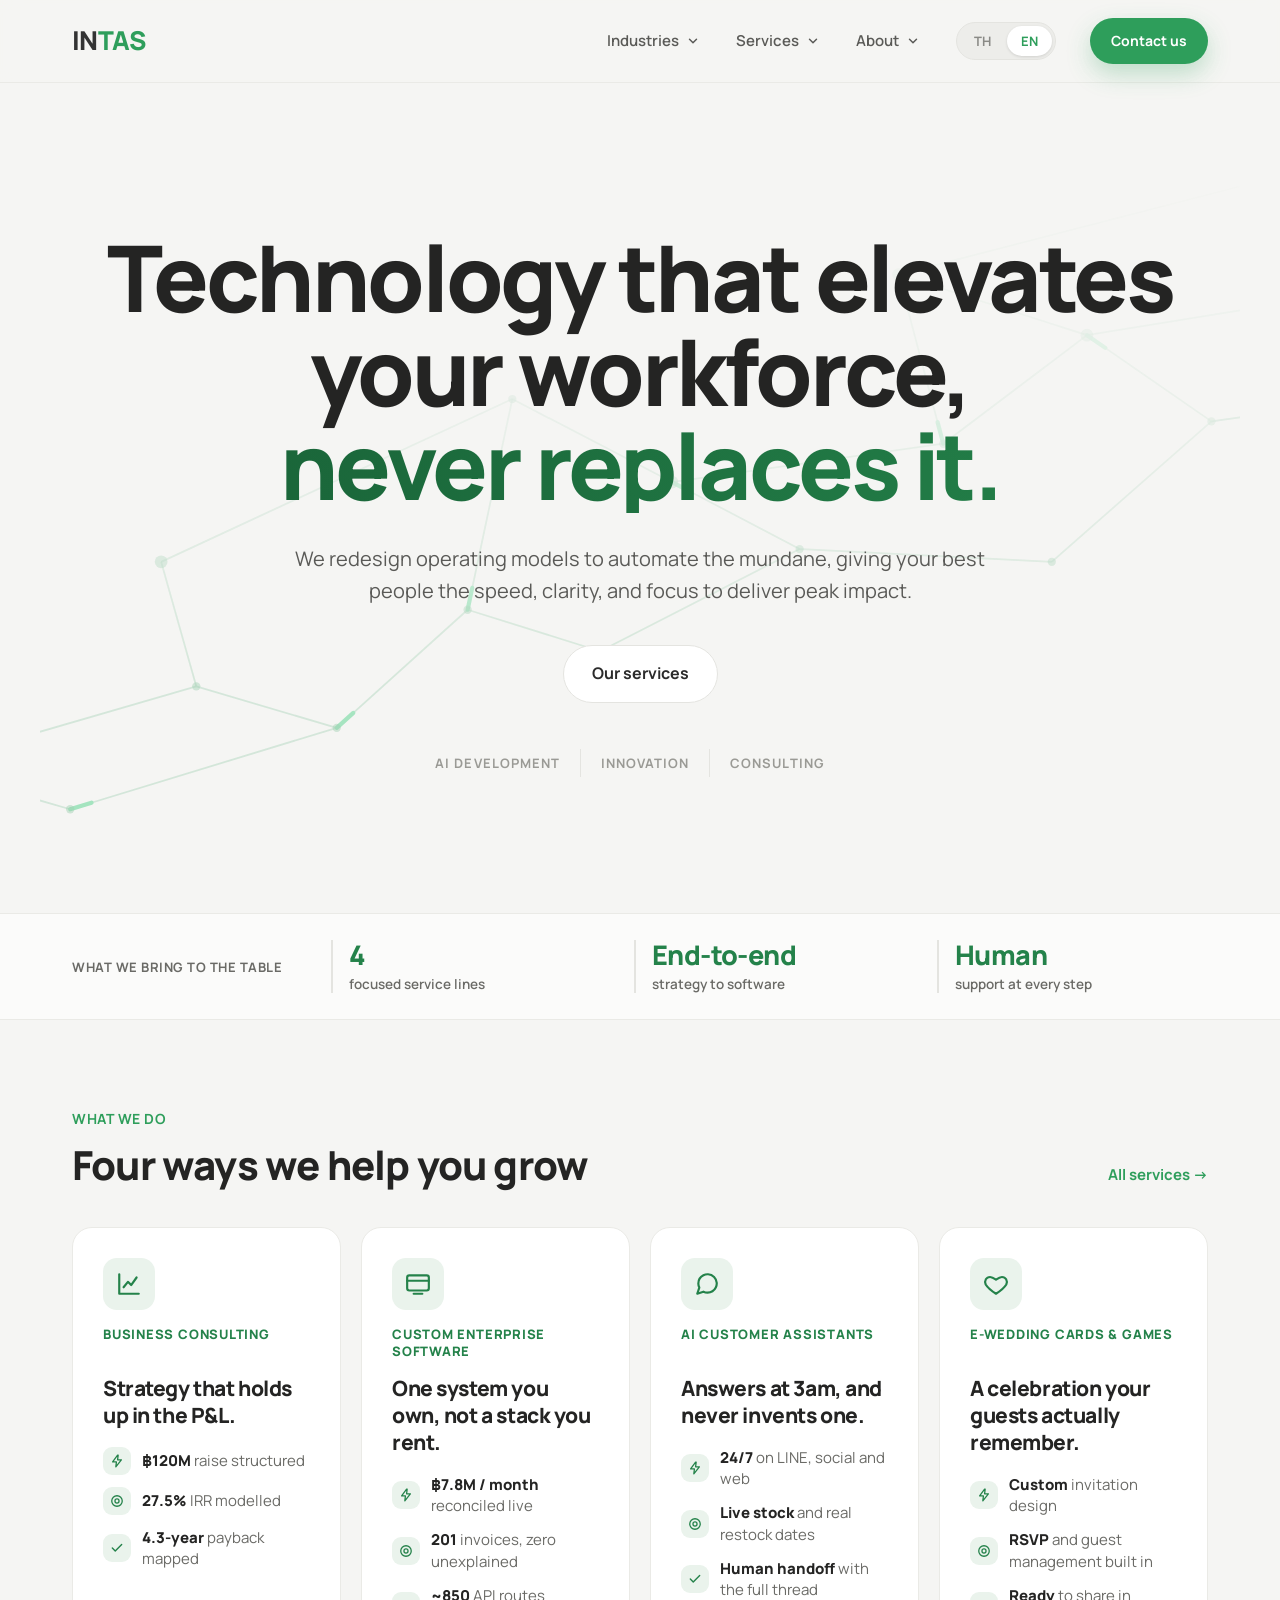
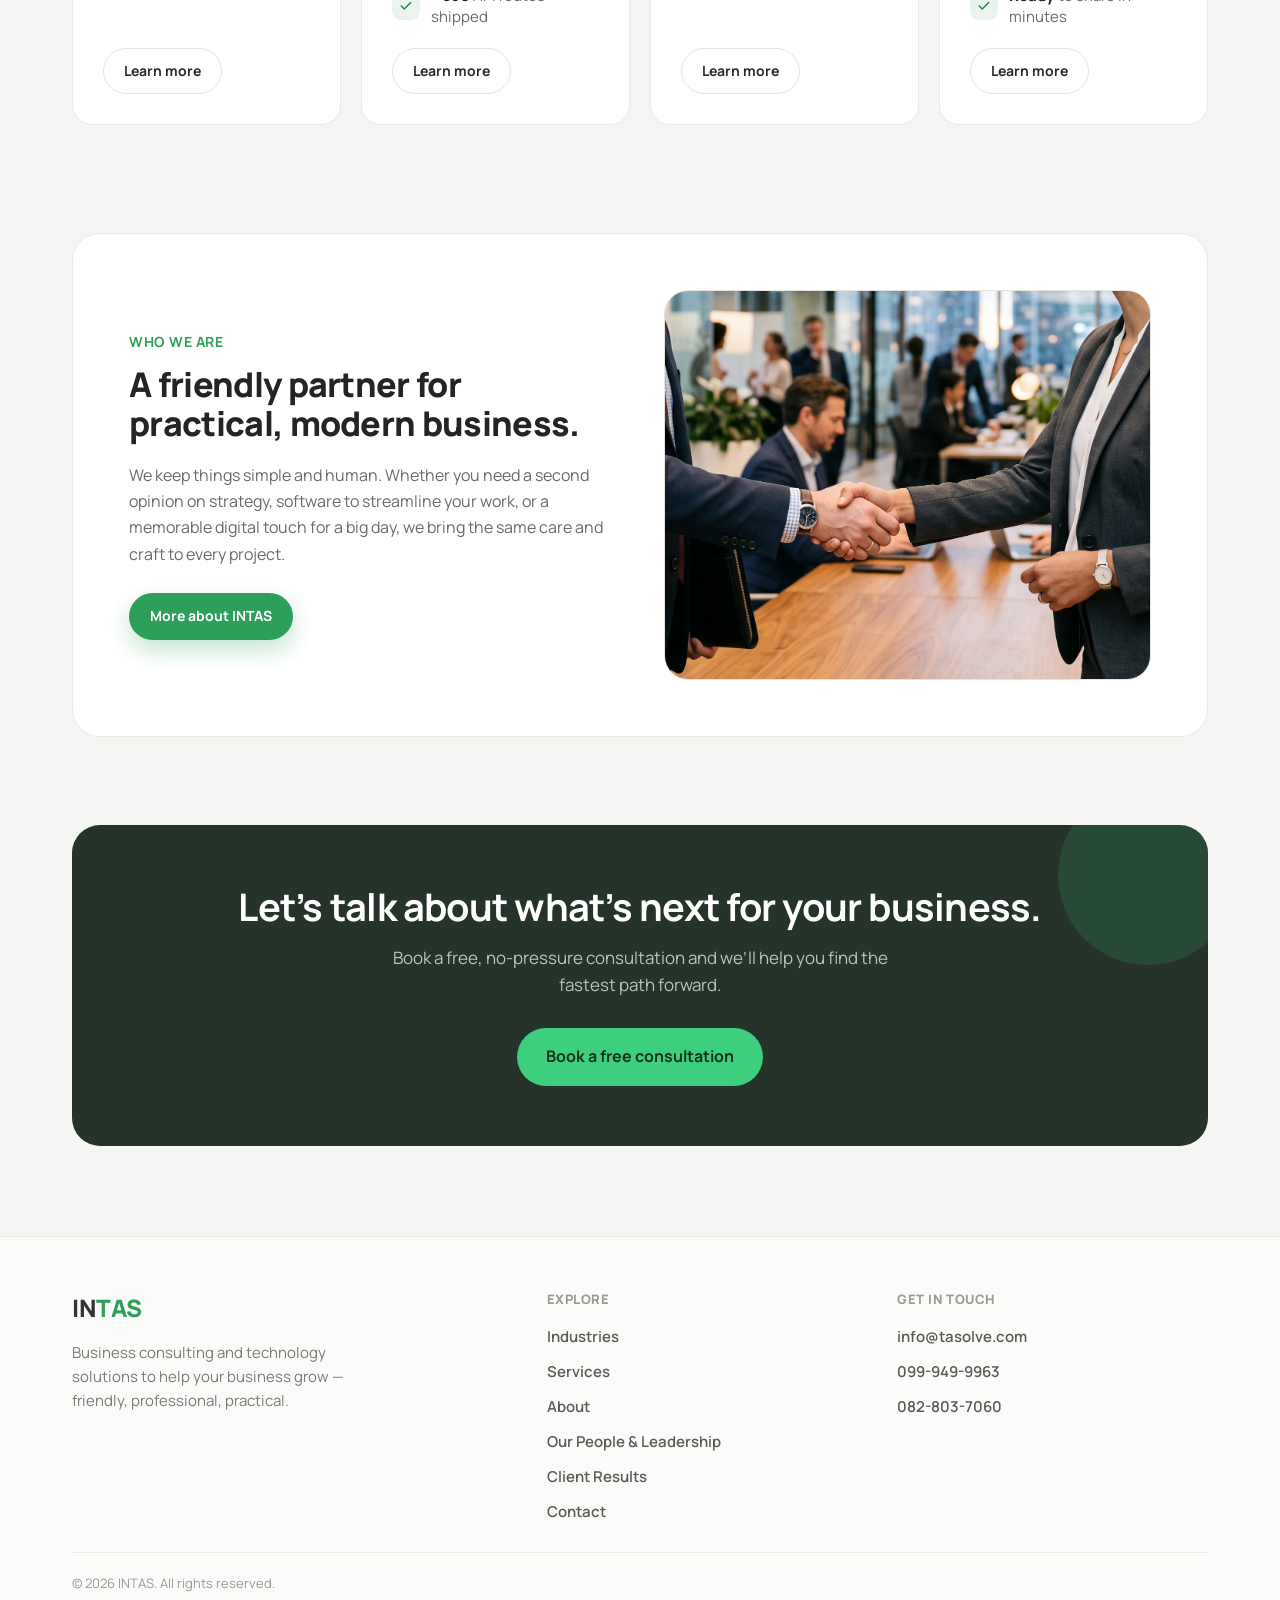
<file: site/index.html>
<!DOCTYPE html>
<html lang="en">
<head>
  <meta charset="utf-8">
  <meta name="viewport" content="width=device-width, initial-scale=1">
  <title>INTAS — Business & Technology Partner</title>
  <meta name="description" content="INTAS pairs hands-on business consulting with custom software to help your company make smarter decisions and move faster.">
  <link rel="preconnect" href="https://fonts.googleapis.com">
  <link rel="preconnect" href="https://fonts.gstatic.com" crossorigin>
  <link href="https://fonts.googleapis.com/css2?family=IBM+Plex+Sans+Thai:wght@400;500;600;700&family=Manrope:wght@400;500;600;700;800&display=swap" rel="stylesheet">
  <link rel="stylesheet" href="assets/css/styles.css">
  <script>document.documentElement.className += " js";</script>
</head>
<body>
<div class="page">

  <!-- NAV -->
  <header class="site-header">
    <nav class="nav wrap">
      <a href="/" class="brand">IN<span>TAS</span></a>
      <button class="nav-toggle" aria-label="Menu">
        <svg width="26" height="26" viewBox="0 0 24 24" fill="none" stroke="currentColor" stroke-width="2" stroke-linecap="round"><path d="M4 7h16M4 12h16M4 17h16"/></svg>
      </button>
      <div class="nav-links">
        <div class="nav-item has-dropdown">
          <div class="nav-item-row">
            <a href="/industries" class="nav-link" data-i18n="nav.industries">Industries</a>
            <button class="dropdown-toggle" aria-expanded="false" aria-haspopup="true" aria-label="Toggle industries menu">
              <svg width="14" height="14" viewBox="0 0 24 24" fill="none" stroke="currentColor" stroke-width="2.5" stroke-linecap="round" stroke-linejoin="round"><path d="M6 9l6 6 6-6"/></svg>
            </button>
          </div>
          <div class="dropdown dropdown-2col">
            <a href="/industries#retail" data-i18n="ind.retail.name">Retail &amp; Shopping Centres</a>
            <a href="/industries#fnb" data-i18n="ind.fnb.name">Food &amp; Beverage</a>
            <a href="/industries#realestate" data-i18n="ind.realestate.name">Real Estate &amp; Property</a>
            <a href="/industries#financial" data-i18n="ind.financial.name">Financial Services</a>
            <a href="/industries#fmcg" data-i18n="ind.fmcg.name">Consumer Goods &amp; FMCG</a>
            <a href="/industries#transport" data-i18n="ind.transport.name">Transport &amp; Infrastructure</a>
          </div>
        </div>
        <div class="nav-item has-dropdown">
          <div class="nav-item-row">
            <a href="/services" class="nav-link" data-i18n="nav.services">Services</a>
            <button class="dropdown-toggle" aria-expanded="false" aria-haspopup="true" aria-label="Toggle services menu">
              <svg width="14" height="14" viewBox="0 0 24 24" fill="none" stroke="currentColor" stroke-width="2.5" stroke-linecap="round" stroke-linejoin="round"><path d="M6 9l6 6 6-6"/></svg>
            </button>
          </div>
          <div class="dropdown">
            <a href="/services#consulting" data-i18n="services.s1.title">Business Consulting</a>
            <a href="/services#software" data-i18n="services.s2.title">Custom Enterprise Software</a>
            <a href="/services#assistant" data-i18n="services.s3.title">AI Customer Assistants</a>
            <a href="/services#ewedding" data-i18n="services.s4.title">e-Wedding Cards &amp; Games</a>
          </div>
        </div>
        <div class="nav-item has-dropdown">
          <div class="nav-item-row">
            <a href="/about" class="nav-link" data-i18n="nav.about">About</a>
            <button class="dropdown-toggle" aria-expanded="false" aria-haspopup="true" aria-label="Toggle about menu">
              <svg width="14" height="14" viewBox="0 0 24 24" fill="none" stroke="currentColor" stroke-width="2.5" stroke-linecap="round" stroke-linejoin="round"><path d="M6 9l6 6 6-6"/></svg>
            </button>
          </div>
          <div class="dropdown">
            <a href="/about#what-we-do" data-i18n="nav.about.do">What We Do</a>
            <a href="/about#what-we-believe" data-i18n="nav.about.believe">What We Believe</a>
            <a href="/team" data-i18n="nav.about.people">Our People &amp; Leadership</a>
            <a href="/results" data-i18n="nav.about.results">Client Results</a>
          </div>
        </div>
        <div class="lang">
          <button data-lang="TH">TH</button>
          <button data-lang="EN">EN</button>
        </div>
        <a href="/contact" class="btn btn-primary btn-sm" data-i18n="nav.cta">Contact us</a>
      </div>
    </nav>
  </header>

  <!-- HERO -->
  <section class="hero-statement wrap">
    <svg class="hero-lattice" viewBox="0 0 1200 520" preserveAspectRatio="xMidYMid slice" aria-hidden="true" focusable="false">
      <g class="lattice-links">
        <line x1="60" y1="470" x2="150" y2="428"/>
        <line x1="150" y1="428" x2="243" y2="455"/>
        <line x1="150" y1="428" x2="322" y2="378"/>
        <line x1="243" y1="455" x2="410" y2="404"/>
        <line x1="322" y1="378" x2="410" y2="404"/>
        <line x1="322" y1="378" x2="300" y2="300"/>
        <line x1="410" y1="404" x2="492" y2="330"/>
        <line x1="300" y1="300" x2="520" y2="198"/>
        <line x1="492" y1="330" x2="575" y2="356"/>
        <line x1="492" y1="330" x2="520" y2="198"/>
        <line x1="520" y1="198" x2="620" y2="250"/>
        <line x1="575" y1="356" x2="700" y2="292"/>
        <line x1="620" y1="250" x2="700" y2="292"/>
        <line x1="620" y1="250" x2="790" y2="226"/>
        <line x1="700" y1="292" x2="858" y2="300"/>
        <line x1="790" y1="226" x2="762" y2="120"/>
        <line x1="790" y1="226" x2="880" y2="158"/>
        <line x1="858" y1="300" x2="958" y2="212"/>
        <line x1="880" y1="158" x2="958" y2="212"/>
        <line x1="880" y1="158" x2="762" y2="120"/>
        <line x1="958" y1="212" x2="1112" y2="190"/>
        <line x1="1040" y1="132" x2="1152" y2="82"/>
        <line x1="880" y1="158" x2="1040" y2="132"/>
        <line x1="1040" y1="132" x2="1002" y2="58"/>
        <line x1="1112" y1="190" x2="958" y2="212"/>
        <line x1="762" y1="120" x2="1002" y2="58"/>
        <line x1="1040" y1="132" x2="1112" y2="190"/>
      </g>
      <g class="lattice-flow">
        <line x1="60" y1="470" x2="150" y2="428" style="animation-delay:0.00s"/>
        <line x1="243" y1="455" x2="410" y2="404" style="animation-delay:0.62s"/>
        <line x1="410" y1="404" x2="492" y2="330" style="animation-delay:1.24s"/>
        <line x1="492" y1="330" x2="520" y2="198" style="animation-delay:1.86s"/>
        <line x1="620" y1="250" x2="700" y2="292" style="animation-delay:2.48s"/>
        <line x1="790" y1="226" x2="762" y2="120" style="animation-delay:3.10s"/>
        <line x1="880" y1="158" x2="958" y2="212" style="animation-delay:3.72s"/>
        <line x1="1040" y1="132" x2="1152" y2="82" style="animation-delay:4.34s"/>
        <line x1="1112" y1="190" x2="958" y2="212" style="animation-delay:4.96s"/>
      </g>
      <g class="lattice-nodes">
        <circle cx="60" cy="470" r="2.6"/>
        <circle cx="150" cy="428" r="2.6"/>
        <circle cx="243" cy="455" r="2.6"/>
        <circle cx="322" cy="378" r="2.6"/>
        <circle cx="410" cy="404" r="2.6"/>
        <circle cx="300" cy="300" r="4" class="pulse" style="animation-delay:-0.4s"/>
        <circle cx="492" cy="330" r="2.6"/>
        <circle cx="575" cy="356" r="2.6"/>
        <circle cx="620" cy="250" r="4" class="pulse" style="animation-delay:-2.1s"/>
        <circle cx="700" cy="292" r="2.6"/>
        <circle cx="790" cy="226" r="2.6"/>
        <circle cx="858" cy="300" r="2.6"/>
        <circle cx="880" cy="158" r="4" class="pulse" style="animation-delay:-3.6s"/>
        <circle cx="958" cy="212" r="2.6"/>
        <circle cx="1040" cy="132" r="4" class="pulse" style="animation-delay:-1.3s"/>
        <circle cx="1112" cy="190" r="2.6"/>
        <circle cx="1152" cy="82" r="2.6"/>
        <circle cx="520" cy="198" r="2.6"/>
        <circle cx="762" cy="120" r="4" class="pulse" style="animation-delay:-4.8s"/>
        <circle cx="1002" cy="58" r="2.6"/>
      </g>
    </svg>
    <h1 class="statement">
      <span class="line-1" data-i18n="home.title">Technology that elevates your workforce,</span>
      <span class="line-2" data-i18n="home.title2">never replaces it.</span>
    </h1>
    <p class="statement-lead" data-i18n="home.lead">We redesign operating models to automate the mundane, giving your best people the speed, clarity, and focus to deliver peak impact.</p>
    <a href="/services" class="btn btn-ghost" data-i18n="home.cta2">Our services</a>
    <ul class="capabilities">
      <li data-i18n="home.caps.ai">AI development</li>
      <li data-i18n="home.caps.innovation">Innovation</li>
      <li data-i18n="home.caps.consulting">Consulting</li>
    </ul>
  </section>

  <!-- TRUST STRIP -->
  <section class="trust">
    <div class="trust-inner wrap" data-reveal>
      <span class="label" data-i18n="trust.label">What we bring to the table</span>
      <div class="stats">
        <div class="stat"><span class="big" data-i18n="trust.s1big">4</span><span class="sm" data-i18n="trust.s1">focused service lines</span></div>
        <div class="stat"><span class="big" data-i18n="trust.s2big">End-to-end</span><span class="sm" data-i18n="trust.s2">strategy to software</span></div>
        <div class="stat"><span class="big" data-i18n="trust.s3big">Human</span><span class="sm" data-i18n="trust.s3">support at every step</span></div>
      </div>
    </div>
  </section>

  <!-- SERVICES -->
  <section class="wrap" style="padding:88px 32px 20px;">
    <div class="section-head" data-reveal>
      <div>
        <div class="eyebrow" data-i18n="home.svc.eyebrow">What we do</div>
        <h2 class="h2" data-i18n="home.svc.title">Four ways we help you grow</h2>
      </div>
      <a href="/services" style="font-weight:700;font-size:15px;" data-i18n="home.svc.all">All services →</a>
    </div>
    <div class="grid-4">
      <div class="card" data-reveal>
        <div class="icon"><svg width="26" height="26" viewBox="0 0 24 24" fill="none" stroke="#24824A" stroke-width="2" stroke-linecap="round" stroke-linejoin="round"><path d="M3 3v18h18"></path><path d="M7 15l4-5 3 3 5-7"></path></svg></div>
        <div class="card-label" data-i18n="svc.1.title">Business Consulting</div>
        <h3 class="card-claim" data-i18n="svc.1.claim">Strategy that holds up in the P&amp;L.</h3>
        <ul class="proof">
          <li><span class="pi"><svg width="14" height="14" viewBox="0 0 24 24" fill="none" stroke="currentColor" stroke-width="2.2" stroke-linecap="round" stroke-linejoin="round"><path d="M13 2L4.5 13.5H11l-1 8.5L19.5 10H13l1-8z"/></svg></span><span data-i18n="svc.1.p1" data-i18n-html><b>฿120M</b> raise structured</span></li>
          <li><span class="pi"><svg width="14" height="14" viewBox="0 0 24 24" fill="none" stroke="currentColor" stroke-width="2.2" stroke-linecap="round" stroke-linejoin="round"><circle cx="12" cy="12" r="9"/><circle cx="12" cy="12" r="3.5"/></svg></span><span data-i18n="svc.1.p2" data-i18n-html><b>27.5%</b> IRR modelled</span></li>
          <li><span class="pi"><svg width="14" height="14" viewBox="0 0 24 24" fill="none" stroke="currentColor" stroke-width="2.4" stroke-linecap="round" stroke-linejoin="round"><path d="M20 6L9 17l-5-5"/></svg></span><span data-i18n="svc.1.p3" data-i18n-html><b>4.3-year</b> payback mapped</span></li>
        </ul>
        <a href="/services#consulting" class="btn btn-ghost btn-sm" data-i18n="svc.learn">Learn more</a>
      </div>
      <div class="card" data-reveal>
        <div class="icon"><svg width="26" height="26" viewBox="0 0 24 24" fill="none" stroke="#24824A" stroke-width="2" stroke-linecap="round" stroke-linejoin="round"><rect x="2" y="4" width="20" height="14" rx="2"></rect><path d="M2 9h20M8 21h8"></path></svg></div>
        <div class="card-label" data-i18n="svc.2.title">Custom Enterprise Software</div>
        <h3 class="card-claim" data-i18n="svc.2.claim">One system you own, not a stack you rent.</h3>
        <ul class="proof">
          <li><span class="pi"><svg width="14" height="14" viewBox="0 0 24 24" fill="none" stroke="currentColor" stroke-width="2.2" stroke-linecap="round" stroke-linejoin="round"><path d="M13 2L4.5 13.5H11l-1 8.5L19.5 10H13l1-8z"/></svg></span><span data-i18n="svc.2.p1" data-i18n-html><b>฿7.8M / month</b> reconciled live</span></li>
          <li><span class="pi"><svg width="14" height="14" viewBox="0 0 24 24" fill="none" stroke="currentColor" stroke-width="2.2" stroke-linecap="round" stroke-linejoin="round"><circle cx="12" cy="12" r="9"/><circle cx="12" cy="12" r="3.5"/></svg></span><span data-i18n="svc.2.p2" data-i18n-html><b>201</b> invoices, zero unexplained</span></li>
          <li><span class="pi"><svg width="14" height="14" viewBox="0 0 24 24" fill="none" stroke="currentColor" stroke-width="2.4" stroke-linecap="round" stroke-linejoin="round"><path d="M20 6L9 17l-5-5"/></svg></span><span data-i18n="svc.2.p3" data-i18n-html><b>~850</b> API routes shipped</span></li>
        </ul>
        <a href="/services#software" class="btn btn-ghost btn-sm" data-i18n="svc.learn">Learn more</a>
      </div>
      <div class="card" data-reveal>
        <div class="icon"><svg width="26" height="26" viewBox="0 0 24 24" fill="none" stroke="#24824A" stroke-width="2" stroke-linecap="round" stroke-linejoin="round"><path d="M21 11.5a8.38 8.38 0 0 1-.9 3.8 8.5 8.5 0 0 1-7.6 4.7 8.38 8.38 0 0 1-3.8-.9L3 21l1.9-5.7a8.38 8.38 0 0 1-.9-3.8 8.5 8.5 0 0 1 4.7-7.6 8.38 8.38 0 0 1 3.8-.9h.5a8.48 8.48 0 0 1 8 8v.5z"/></svg></div>
        <div class="card-label" data-i18n="svc.4.title">AI Customer Assistants</div>
        <h3 class="card-claim" data-i18n="svc.4.claim">Answers at 3am, and never invents one.</h3>
        <ul class="proof">
          <li><span class="pi"><svg width="14" height="14" viewBox="0 0 24 24" fill="none" stroke="currentColor" stroke-width="2.2" stroke-linecap="round" stroke-linejoin="round"><path d="M13 2L4.5 13.5H11l-1 8.5L19.5 10H13l1-8z"/></svg></span><span data-i18n="svc.4.p1" data-i18n-html><b>24/7</b> on LINE, social and web</span></li>
          <li><span class="pi"><svg width="14" height="14" viewBox="0 0 24 24" fill="none" stroke="currentColor" stroke-width="2.2" stroke-linecap="round" stroke-linejoin="round"><circle cx="12" cy="12" r="9"/><circle cx="12" cy="12" r="3.5"/></svg></span><span data-i18n="svc.4.p2" data-i18n-html><b>Live stock</b> and real restock dates</span></li>
          <li><span class="pi"><svg width="14" height="14" viewBox="0 0 24 24" fill="none" stroke="currentColor" stroke-width="2.4" stroke-linecap="round" stroke-linejoin="round"><path d="M20 6L9 17l-5-5"/></svg></span><span data-i18n="svc.4.p3" data-i18n-html><b>Human handoff</b> with the full thread</span></li>
        </ul>
        <a href="/services#assistant" class="btn btn-ghost btn-sm" data-i18n="svc.learn">Learn more</a>
      </div>
      <div class="card" data-reveal>
        <div class="icon"><svg width="26" height="26" viewBox="0 0 24 24" fill="none" stroke="#24824A" stroke-width="2" stroke-linecap="round" stroke-linejoin="round"><path d="M12 21s-7-4.35-9.5-8.5C1 9 3 5.5 6.5 5.5 8.5 5.5 12 8 12 8s3.5-2.5 5.5-2.5C21 5.5 23 9 21.5 12.5 19 16.65 12 21 12 21z"></path></svg></div>
        <div class="card-label" data-i18n="svc.3.title">e-Wedding Cards &amp; Games</div>
        <h3 class="card-claim" data-i18n="svc.3.claim">A celebration your guests actually remember.</h3>
        <ul class="proof">
          <li><span class="pi"><svg width="14" height="14" viewBox="0 0 24 24" fill="none" stroke="currentColor" stroke-width="2.2" stroke-linecap="round" stroke-linejoin="round"><path d="M13 2L4.5 13.5H11l-1 8.5L19.5 10H13l1-8z"/></svg></span><span data-i18n="svc.3.p1" data-i18n-html><b>Custom</b> invitation design</span></li>
          <li><span class="pi"><svg width="14" height="14" viewBox="0 0 24 24" fill="none" stroke="currentColor" stroke-width="2.2" stroke-linecap="round" stroke-linejoin="round"><circle cx="12" cy="12" r="9"/><circle cx="12" cy="12" r="3.5"/></svg></span><span data-i18n="svc.3.p2" data-i18n-html><b>RSVP</b> and guest management built in</span></li>
          <li><span class="pi"><svg width="14" height="14" viewBox="0 0 24 24" fill="none" stroke="currentColor" stroke-width="2.4" stroke-linecap="round" stroke-linejoin="round"><path d="M20 6L9 17l-5-5"/></svg></span><span data-i18n="svc.3.p3" data-i18n-html><b>Ready</b> to share in minutes</span></li>
        </ul>
        <a href="/services#ewedding" class="btn btn-ghost btn-sm" data-i18n="svc.learn">Learn more</a>
      </div>
    </div>
  </section>

  <!-- ABOUT TEASER -->
  <section class="wrap section-pad">
    <div class="panel" data-reveal>
      <div>
        <div class="eyebrow" data-i18n="home.about.eyebrow">Who we are</div>
        <h2 class="h2" style="font-size:34px;line-height:1.15;margin-bottom:18px;" data-i18n="home.about.title">A friendly partner for practical, modern business.</h2>
        <p style="font-size:16px;line-height:1.65;color:#6A6A66;margin:0 0 26px;" data-i18n="home.about.text">We keep things simple and human. Whether you need a second opinion on strategy, software to streamline your work, or a memorable digital touch for a big day, we bring the same care and craft to every project.</p>
        <a href="/about" class="btn btn-primary btn-sm" data-i18n="home.about.btn">More about INTAS</a>
      </div>
      <div class="photo has-img" style="aspect-ratio:5/4;"><img src="assets/img/workspace.jpg" alt="INTAS workspace"></div>
    </div>
  </section>

  <!-- CTA BAND -->
  <section class="wrap" style="padding:0 32px 90px;">
    <div class="cta-band" data-reveal>
      <h2 data-i18n="cta.title">Let’s talk about what’s next for your business.</h2>
      <p data-i18n="cta.text">Book a free, no-pressure consultation and we’ll help you find the fastest path forward.</p>
      <a href="/contact" class="btn btn-bright" data-i18n="cta.btn">Book a free consultation</a>
    </div>
  </section>

  <!-- FOOTER -->
  <footer class="site-footer">
    <div class="footer-grid wrap">
      <div>
        <a href="/" class="brand">IN<span>TAS</span></a>
        <p data-i18n="footer.tagline">Business consulting and technology solutions to help your business grow — friendly, professional, practical.</p>
      </div>
      <div class="footer-col">
        <div class="head" data-i18n="footer.explore">Explore</div>
        <div class="links">
          <a href="/industries" data-i18n="nav.industries">Industries</a>
          <a href="/services" data-i18n="nav.services">Services</a>
          <a href="/about" data-i18n="nav.about">About</a>
          <a href="/team" data-i18n="nav.about.people">Our People &amp; Leadership</a>
          <a href="/results" data-i18n="nav.about.results">Client Results</a>
          <a href="/contact" data-i18n="nav.contact">Contact</a>
        </div>
      </div>
      <div class="footer-col">
        <div class="head" data-i18n="footer.getintouch">Get in touch</div>
        <div class="links">
          <a href="mailto:info@tasolve.com">info@tasolve.com</a>
          <a href="tel:0999499963">099-949-9963</a>
          <a href="tel:0828037060">082-803-7060</a>
        </div>
      </div>
    </div>
    <div class="footer-bottom wrap">
      <div class="rule" data-i18n="footer.rights">© 2026 INTAS. All rights reserved.</div>
    </div>
  </footer>

</div>
<script src="assets/js/i18n.js"></script>
<script src="assets/js/main.js"></script>
</body>
</html>
</file>
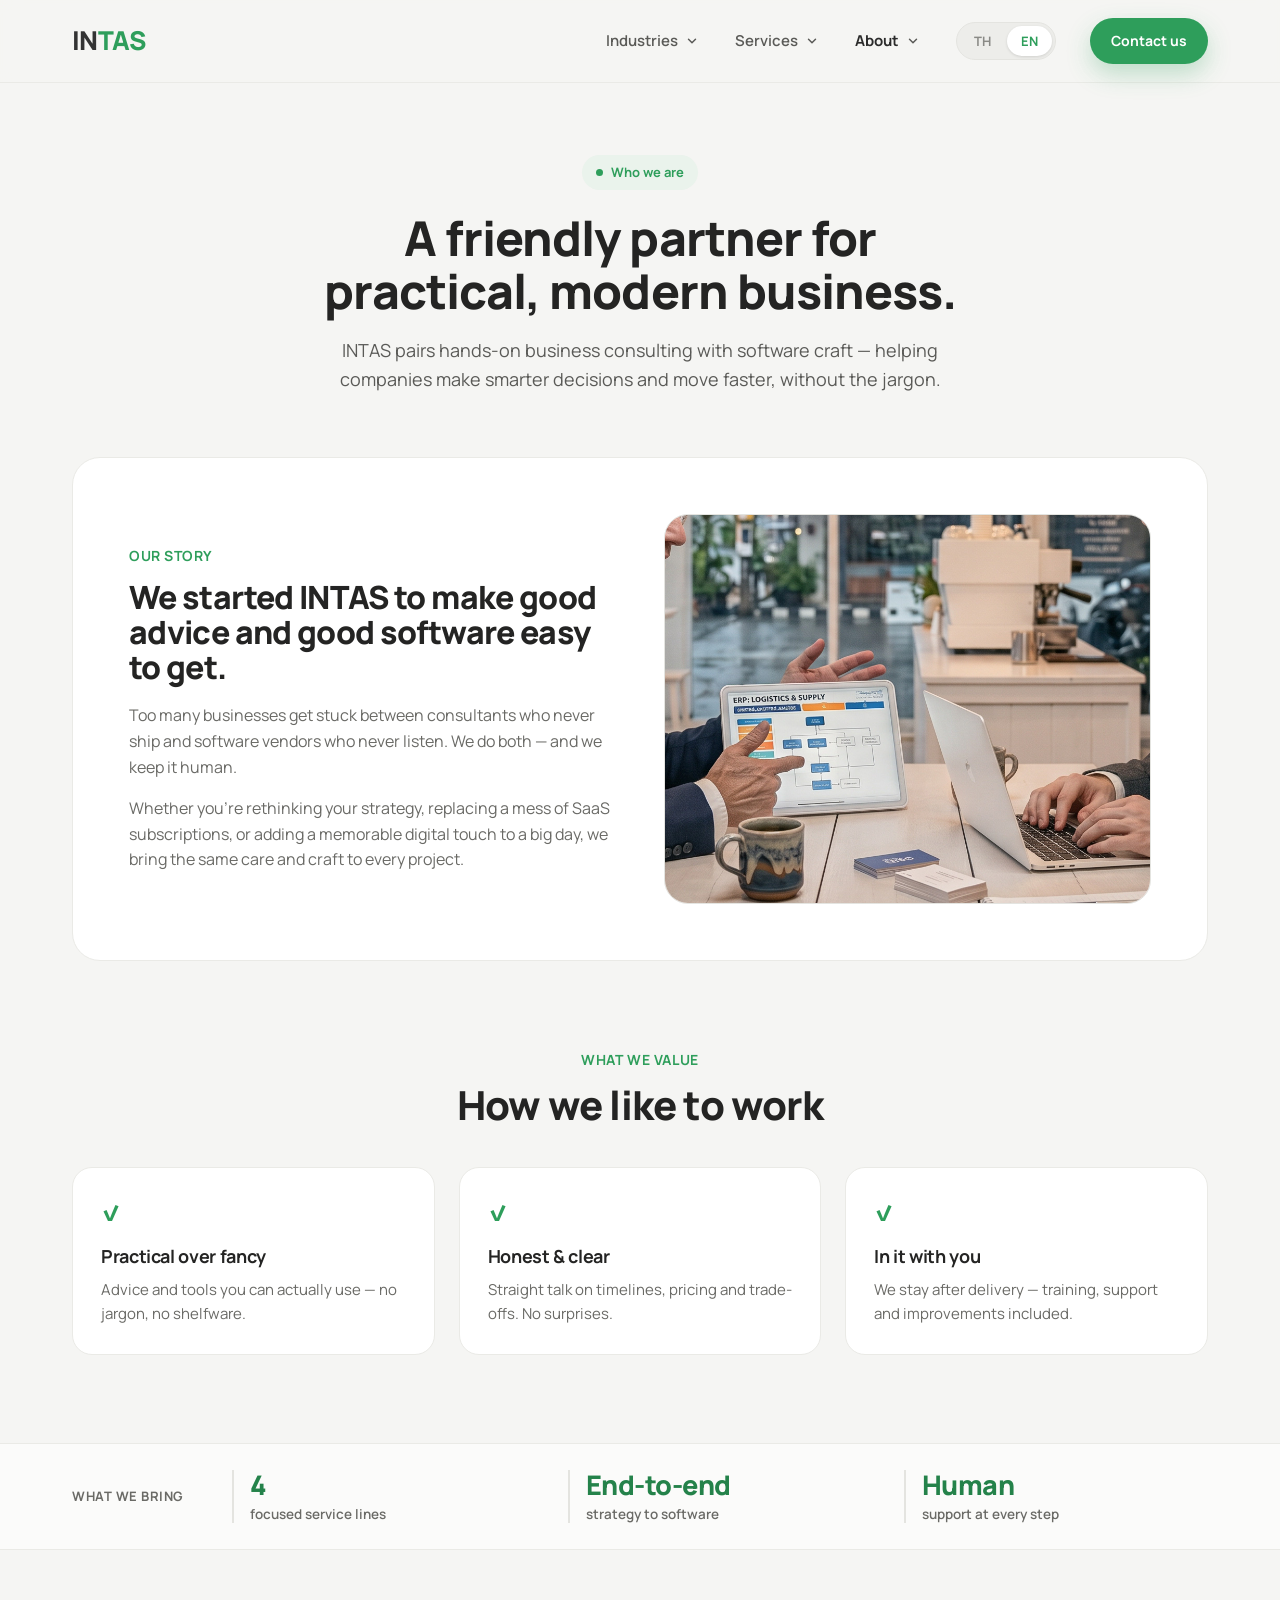
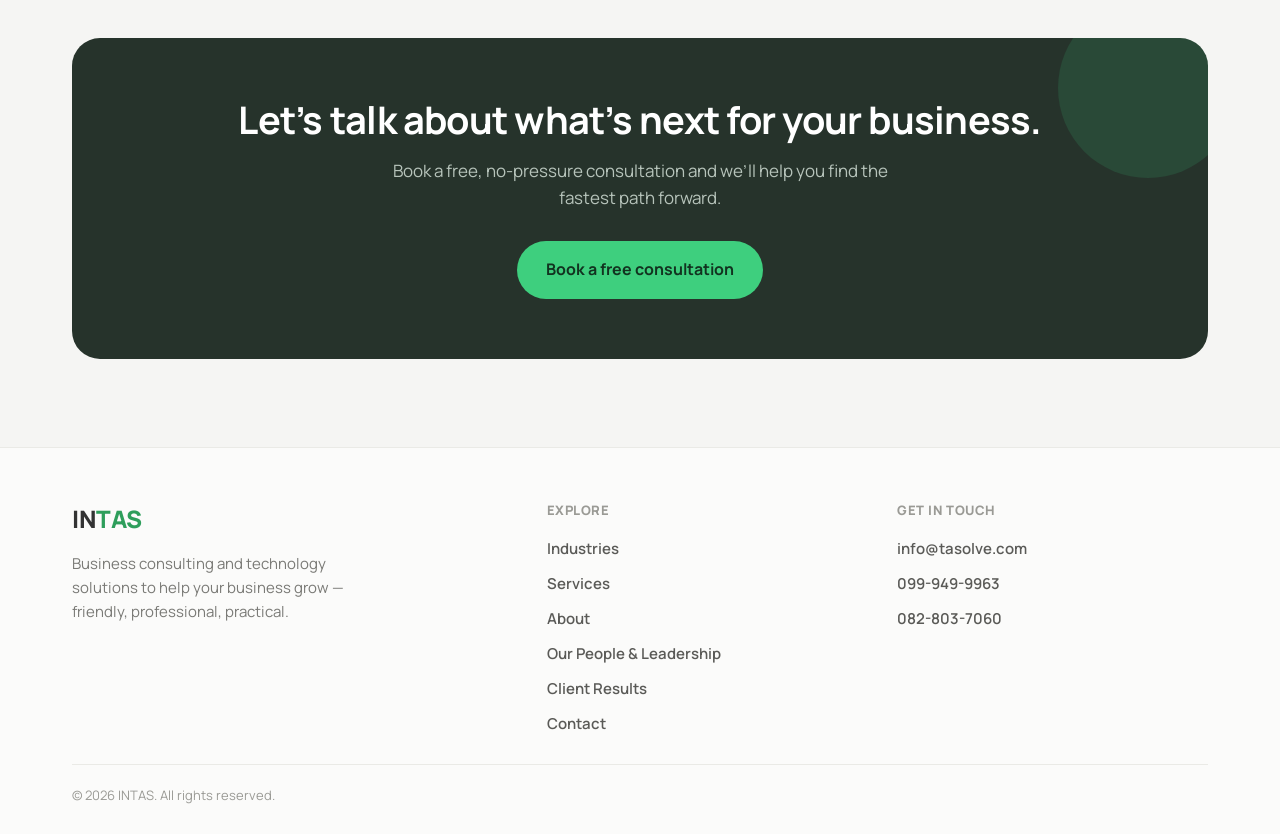
<file: site/about.html>
<!DOCTYPE html>
<html lang="en">
<head>
  <meta charset="utf-8">
  <meta name="viewport" content="width=device-width, initial-scale=1">
  <title>About — INTAS</title>
  <meta name="description" content="INTAS is a friendly partner for practical, modern business — pairing hands-on consulting with software craft.">
  <link rel="preconnect" href="https://fonts.googleapis.com">
  <link rel="preconnect" href="https://fonts.gstatic.com" crossorigin>
  <link href="https://fonts.googleapis.com/css2?family=IBM+Plex+Sans+Thai:wght@400;500;600;700&family=Manrope:wght@400;500;600;700;800&display=swap" rel="stylesheet">
  <link rel="stylesheet" href="assets/css/styles.css">
  <script>document.documentElement.className += " js";</script>
</head>
<body>
<div class="page">

  <!-- NAV -->
  <header class="site-header">
    <nav class="nav wrap">
      <a href="/" class="brand">IN<span>TAS</span></a>
      <button class="nav-toggle" aria-label="Menu">
        <svg width="26" height="26" viewBox="0 0 24 24" fill="none" stroke="currentColor" stroke-width="2" stroke-linecap="round"><path d="M4 7h16M4 12h16M4 17h16"/></svg>
      </button>
      <div class="nav-links">
        <div class="nav-item has-dropdown">
          <div class="nav-item-row">
            <a href="/industries" class="nav-link" data-i18n="nav.industries">Industries</a>
            <button class="dropdown-toggle" aria-expanded="false" aria-haspopup="true" aria-label="Toggle industries menu">
              <svg width="14" height="14" viewBox="0 0 24 24" fill="none" stroke="currentColor" stroke-width="2.5" stroke-linecap="round" stroke-linejoin="round"><path d="M6 9l6 6 6-6"/></svg>
            </button>
          </div>
          <div class="dropdown dropdown-2col">
            <a href="/industries#retail" data-i18n="ind.retail.name">Retail &amp; Shopping Centres</a>
            <a href="/industries#fnb" data-i18n="ind.fnb.name">Food &amp; Beverage</a>
            <a href="/industries#realestate" data-i18n="ind.realestate.name">Real Estate &amp; Property</a>
            <a href="/industries#financial" data-i18n="ind.financial.name">Financial Services</a>
            <a href="/industries#fmcg" data-i18n="ind.fmcg.name">Consumer Goods &amp; FMCG</a>
            <a href="/industries#transport" data-i18n="ind.transport.name">Transport &amp; Infrastructure</a>
          </div>
        </div>
        <div class="nav-item has-dropdown">
          <div class="nav-item-row">
            <a href="/services" class="nav-link" data-i18n="nav.services">Services</a>
            <button class="dropdown-toggle" aria-expanded="false" aria-haspopup="true" aria-label="Toggle services menu">
              <svg width="14" height="14" viewBox="0 0 24 24" fill="none" stroke="currentColor" stroke-width="2.5" stroke-linecap="round" stroke-linejoin="round"><path d="M6 9l6 6 6-6"/></svg>
            </button>
          </div>
          <div class="dropdown">
            <a href="/services#consulting" data-i18n="services.s1.title">Business Consulting</a>
            <a href="/services#software" data-i18n="services.s2.title">Custom Enterprise Software</a>
            <a href="/services#assistant" data-i18n="services.s3.title">AI Customer Assistants</a>
            <a href="/services#ewedding" data-i18n="services.s4.title">e-Wedding Cards &amp; Games</a>
          </div>
        </div>
        <div class="nav-item has-dropdown">
          <div class="nav-item-row">
            <a href="/about" class="nav-link active" data-i18n="nav.about">About</a>
            <button class="dropdown-toggle" aria-expanded="false" aria-haspopup="true" aria-label="Toggle about menu">
              <svg width="14" height="14" viewBox="0 0 24 24" fill="none" stroke="currentColor" stroke-width="2.5" stroke-linecap="round" stroke-linejoin="round"><path d="M6 9l6 6 6-6"/></svg>
            </button>
          </div>
          <div class="dropdown">
            <a href="/about#what-we-do" data-i18n="nav.about.do">What We Do</a>
            <a href="/about#what-we-believe" data-i18n="nav.about.believe">What We Believe</a>
            <a href="/team" data-i18n="nav.about.people">Our People &amp; Leadership</a>
            <a href="/results" data-i18n="nav.about.results">Client Results</a>
          </div>
        </div>
        <div class="lang">
          <button data-lang="TH">TH</button>
          <button data-lang="EN">EN</button>
        </div>
        <a href="/contact" class="btn btn-primary btn-sm" data-i18n="nav.cta">Contact us</a>
      </div>
    </nav>
  </header>

  <!-- PAGE HERO -->
  <section class="page-hero wrap" data-reveal>
    <div class="badge" style="margin-left:auto;margin-right:auto;"><span class="dot"></span><span data-i18n="home.about.eyebrow">Who we are</span></div>
    <h1 data-i18n="about.hero.title">A friendly partner for practical, modern business.</h1>
    <p data-i18n="about.hero.text">INTAS pairs hands-on business consulting with software craft — helping companies make smarter decisions and move faster, without the jargon.</p>
  </section>

  <!-- STORY -->
  <section id="what-we-do" class="wrap section-pad" style="padding-top:24px;">
    <div class="panel" data-reveal>
      <div>
        <div class="eyebrow" data-i18n="about.story.eyebrow">Our story</div>
        <h2 class="h2" style="font-size:32px;margin-bottom:18px;" data-i18n="about.story.title">We started INTAS to make good advice and good software easy to get.</h2>
        <p style="font-size:16px;color:#6A6A66;margin:0 0 16px;" data-i18n="about.story.p1">Too many businesses get stuck between consultants who never ship and software vendors who never listen. We do both — and we keep it human.</p>
        <p style="font-size:16px;color:#6A6A66;margin:0;" data-i18n="about.story.p2">Whether you’re rethinking your strategy, replacing a mess of SaaS subscriptions, or adding a memorable digital touch to a big day, we bring the same care and craft to every project.</p>
      </div>
      <div class="photo has-img" style="aspect-ratio:5/4;"><img src="assets/img/team.jpg" alt="The INTAS team"></div>
    </div>
  </section>

  <!-- VALUES -->
  <section id="what-we-believe" class="wrap section-pad" style="padding-top:0;">
    <div class="center" style="margin-bottom:40px;" data-reveal>
      <div class="eyebrow" data-i18n="about.values.eyebrow">What we value</div>
      <h2 class="h2" data-i18n="about.values.title">How we like to work</h2>
    </div>
    <div class="value-grid">
      <div class="value" data-reveal>
        <div class="num">✓</div>
        <h3 data-i18n="about.v1.t">Practical over fancy</h3>
        <p data-i18n="about.v1.d">Advice and tools you can actually use — no jargon, no shelfware.</p>
      </div>
      <div class="value" data-reveal>
        <div class="num">✓</div>
        <h3 data-i18n="about.v2.t">Honest &amp; clear</h3>
        <p data-i18n="about.v2.d">Straight talk on timelines, pricing and trade-offs. No surprises.</p>
      </div>
      <div class="value" data-reveal>
        <div class="num">✓</div>
        <h3 data-i18n="about.v3.t">In it with you</h3>
        <p data-i18n="about.v3.d">We stay after delivery — training, support and improvements included.</p>
      </div>
    </div>
  </section>

  <!-- STATS STRIP -->
  <section class="trust">
    <div class="trust-inner wrap" data-reveal>
      <span class="label" data-i18n="about.stats.title">What we bring</span>
      <div class="stats">
        <div class="stat"><span class="big" data-i18n="trust.s1big">4</span><span class="sm" data-i18n="trust.s1">focused service lines</span></div>
        <div class="stat"><span class="big" data-i18n="trust.s2big">End-to-end</span><span class="sm" data-i18n="trust.s2">strategy to software</span></div>
        <div class="stat"><span class="big" data-i18n="trust.s3big">Human</span><span class="sm" data-i18n="trust.s3">support at every step</span></div>
      </div>
    </div>
  </section>

  <!-- CTA BAND -->
  <section class="wrap section-pad">
    <div class="cta-band" data-reveal>
      <h2 data-i18n="cta.title">Let’s talk about what’s next for your business.</h2>
      <p data-i18n="cta.text">Book a free, no-pressure consultation and we’ll help you find the fastest path forward.</p>
      <a href="/contact" class="btn btn-bright" data-i18n="cta.btn">Book a free consultation</a>
    </div>
  </section>

  <!-- FOOTER -->
  <footer class="site-footer">
    <div class="footer-grid wrap">
      <div>
        <a href="/" class="brand">IN<span>TAS</span></a>
        <p data-i18n="footer.tagline">Business consulting and technology solutions to help your business grow — friendly, professional, practical.</p>
      </div>
      <div class="footer-col">
        <div class="head" data-i18n="footer.explore">Explore</div>
        <div class="links">
          <a href="/industries" data-i18n="nav.industries">Industries</a>
          <a href="/services" data-i18n="nav.services">Services</a>
          <a href="/about" data-i18n="nav.about">About</a>
          <a href="/team" data-i18n="nav.about.people">Our People &amp; Leadership</a>
          <a href="/results" data-i18n="nav.about.results">Client Results</a>
          <a href="/contact" data-i18n="nav.contact">Contact</a>
        </div>
      </div>
      <div class="footer-col">
        <div class="head" data-i18n="footer.getintouch">Get in touch</div>
        <div class="links">
          <a href="mailto:info@tasolve.com">info@tasolve.com</a>
          <a href="tel:0999499963">099-949-9963</a>
          <a href="tel:0828037060">082-803-7060</a>
        </div>
      </div>
    </div>
    <div class="footer-bottom wrap">
      <div class="rule" data-i18n="footer.rights">© 2026 INTAS. All rights reserved.</div>
    </div>
  </footer>

</div>
<script src="assets/js/i18n.js"></script>
<script src="assets/js/main.js"></script>
</body>
</html>
</file>
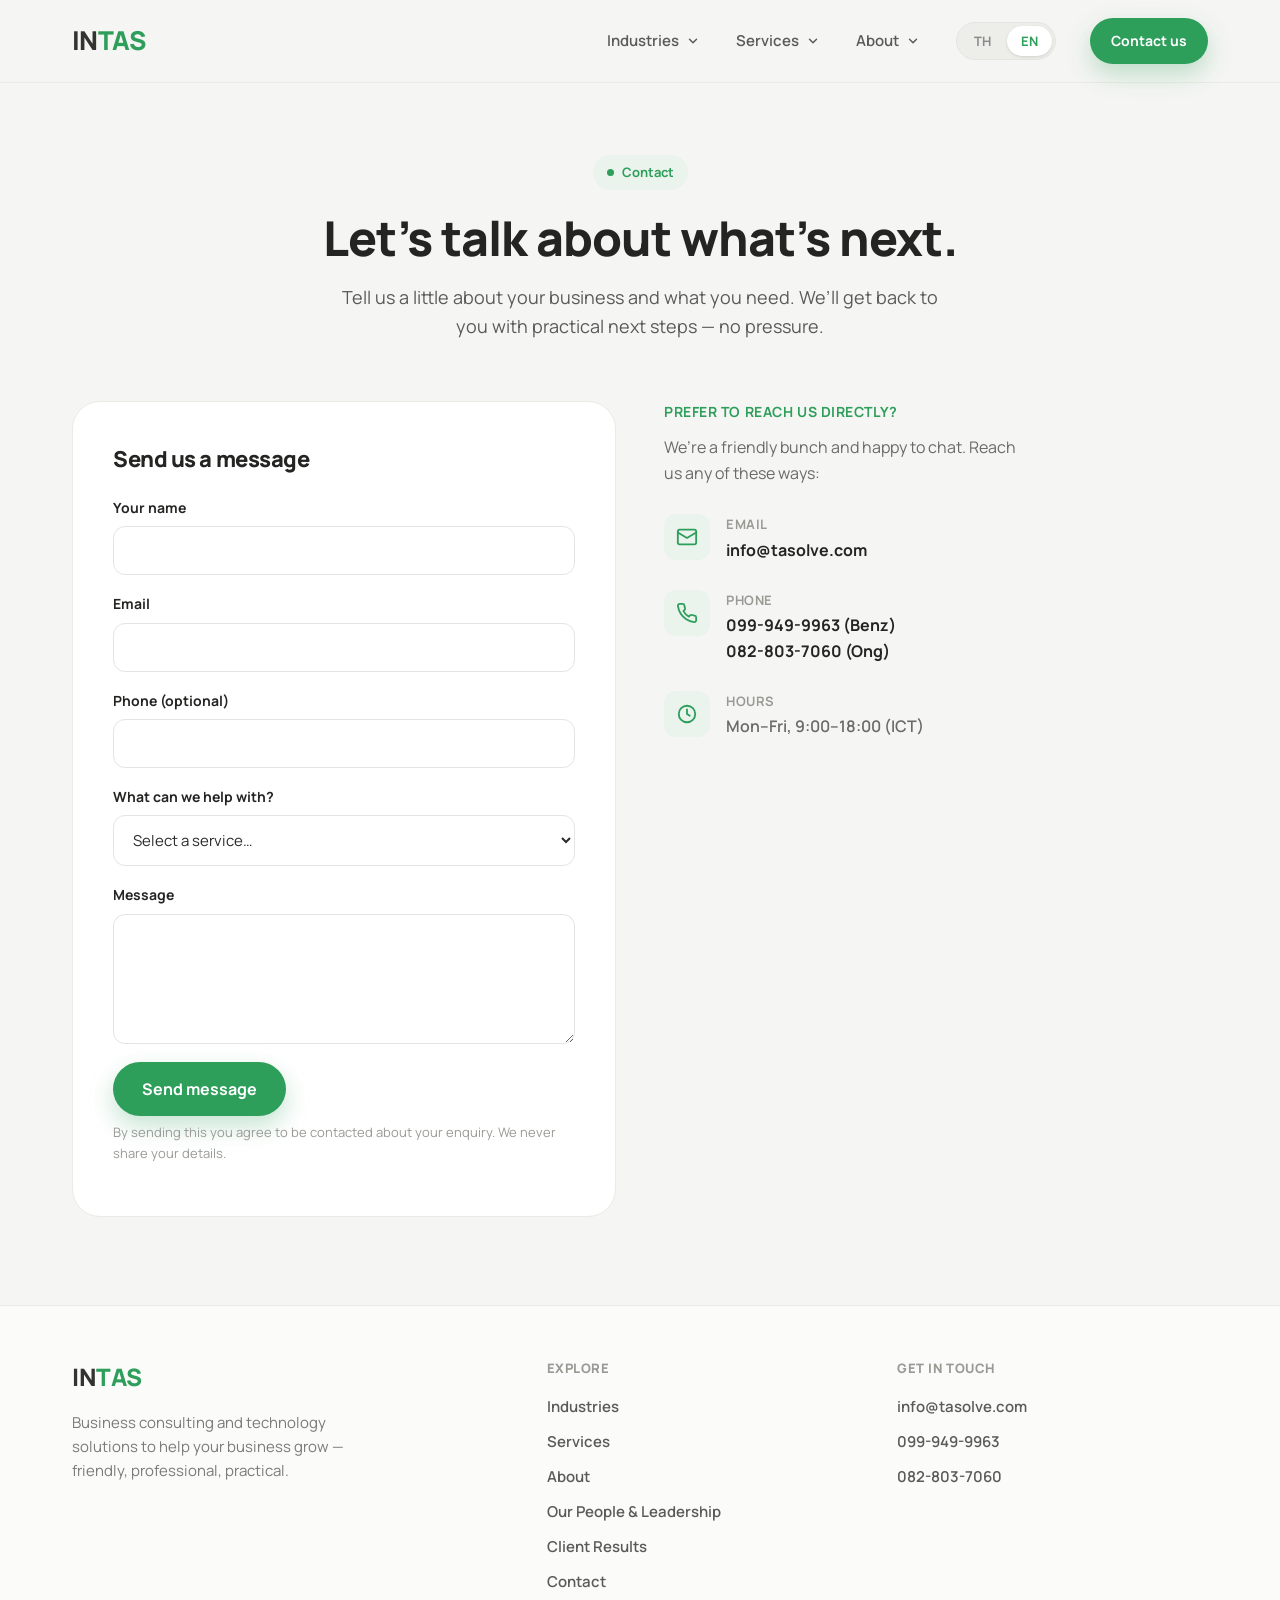
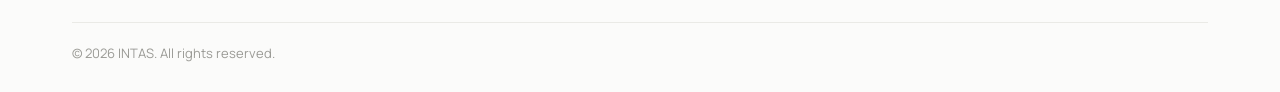
<file: site/contact.html>
<!DOCTYPE html>
<html lang="en">
<head>
  <meta charset="utf-8">
  <meta name="viewport" content="width=device-width, initial-scale=1">
  <title>Contact — INTAS</title>
  <meta name="description" content="Get in touch with INTAS for a free, no-pressure consultation. Email info@tasolve.com or call us.">
  <link rel="preconnect" href="https://fonts.googleapis.com">
  <link rel="preconnect" href="https://fonts.gstatic.com" crossorigin>
  <link href="https://fonts.googleapis.com/css2?family=IBM+Plex+Sans+Thai:wght@400;500;600;700&family=Manrope:wght@400;500;600;700;800&display=swap" rel="stylesheet">
  <link rel="stylesheet" href="assets/css/styles.css">
  <script>document.documentElement.className += " js";</script>
</head>
<body>
<div class="page">

  <!-- NAV -->
  <header class="site-header">
    <nav class="nav wrap">
      <a href="/" class="brand">IN<span>TAS</span></a>
      <button class="nav-toggle" aria-label="Menu">
        <svg width="26" height="26" viewBox="0 0 24 24" fill="none" stroke="currentColor" stroke-width="2" stroke-linecap="round"><path d="M4 7h16M4 12h16M4 17h16"/></svg>
      </button>
      <div class="nav-links">
        <div class="nav-item has-dropdown">
          <div class="nav-item-row">
            <a href="/industries" class="nav-link" data-i18n="nav.industries">Industries</a>
            <button class="dropdown-toggle" aria-expanded="false" aria-haspopup="true" aria-label="Toggle industries menu">
              <svg width="14" height="14" viewBox="0 0 24 24" fill="none" stroke="currentColor" stroke-width="2.5" stroke-linecap="round" stroke-linejoin="round"><path d="M6 9l6 6 6-6"/></svg>
            </button>
          </div>
          <div class="dropdown dropdown-2col">
            <a href="/industries#retail" data-i18n="ind.retail.name">Retail &amp; Shopping Centres</a>
            <a href="/industries#fnb" data-i18n="ind.fnb.name">Food &amp; Beverage</a>
            <a href="/industries#realestate" data-i18n="ind.realestate.name">Real Estate &amp; Property</a>
            <a href="/industries#financial" data-i18n="ind.financial.name">Financial Services</a>
            <a href="/industries#fmcg" data-i18n="ind.fmcg.name">Consumer Goods &amp; FMCG</a>
            <a href="/industries#transport" data-i18n="ind.transport.name">Transport &amp; Infrastructure</a>
          </div>
        </div>
        <div class="nav-item has-dropdown">
          <div class="nav-item-row">
            <a href="/services" class="nav-link" data-i18n="nav.services">Services</a>
            <button class="dropdown-toggle" aria-expanded="false" aria-haspopup="true" aria-label="Toggle services menu">
              <svg width="14" height="14" viewBox="0 0 24 24" fill="none" stroke="currentColor" stroke-width="2.5" stroke-linecap="round" stroke-linejoin="round"><path d="M6 9l6 6 6-6"/></svg>
            </button>
          </div>
          <div class="dropdown">
            <a href="/services#consulting" data-i18n="services.s1.title">Business Consulting</a>
            <a href="/services#software" data-i18n="services.s2.title">Custom Enterprise Software</a>
            <a href="/services#assistant" data-i18n="services.s3.title">AI Customer Assistants</a>
            <a href="/services#ewedding" data-i18n="services.s4.title">e-Wedding Cards &amp; Games</a>
          </div>
        </div>
        <div class="nav-item has-dropdown">
          <div class="nav-item-row">
            <a href="/about" class="nav-link" data-i18n="nav.about">About</a>
            <button class="dropdown-toggle" aria-expanded="false" aria-haspopup="true" aria-label="Toggle about menu">
              <svg width="14" height="14" viewBox="0 0 24 24" fill="none" stroke="currentColor" stroke-width="2.5" stroke-linecap="round" stroke-linejoin="round"><path d="M6 9l6 6 6-6"/></svg>
            </button>
          </div>
          <div class="dropdown">
            <a href="/about#what-we-do" data-i18n="nav.about.do">What We Do</a>
            <a href="/about#what-we-believe" data-i18n="nav.about.believe">What We Believe</a>
            <a href="/team" data-i18n="nav.about.people">Our People &amp; Leadership</a>
            <a href="/results" data-i18n="nav.about.results">Client Results</a>
          </div>
        </div>
        <div class="lang">
          <button data-lang="TH">TH</button>
          <button data-lang="EN">EN</button>
        </div>
        <a href="/contact" class="btn btn-primary btn-sm" data-i18n="nav.cta">Contact us</a>
      </div>
    </nav>
  </header>

  <!-- PAGE HERO -->
  <section class="page-hero wrap" data-reveal>
    <div class="badge" style="margin-left:auto;margin-right:auto;"><span class="dot"></span><span data-i18n="nav.contact">Contact</span></div>
    <h1 data-i18n="contact.hero.title">Let’s talk about what’s next.</h1>
    <p data-i18n="contact.hero.text">Tell us a little about your business and what you need. We’ll get back to you with practical next steps — no pressure.</p>
  </section>

  <!-- FORM + INFO -->
  <section class="wrap section-pad" style="padding-top:20px;">
    <div class="form-grid">

      <!-- form -->
      <div class="contact-panel" data-reveal>
        <h2 class="h3" style="font-size:22px;margin-bottom:20px;" data-i18n="contact.form.title">Send us a message</h2>
        <div class="form-success" data-i18n="contact.f.success">Thanks! We’ve received your message and will get back to you soon.</div>
        <div class="form-error" data-i18n="contact.f.error">Sorry, something went wrong. Please try again, or email us directly at info@tasolve.com.</div>
        <form id="contact-form" action="https://api.web3forms.com/submit" method="POST" novalidate>
          <!-- Web3Forms config -->
          <input type="hidden" name="access_key" value="8017f3a3-519b-4cb4-b8b1-95c8095f7c12">
          <input type="hidden" name="subject" value="New enquiry from intas.helixco.ai">
          <input type="hidden" name="from_name" value="INTAS Website">
          <!-- honeypot: bots fill this, humans never see it -->
          <input type="checkbox" name="botcheck" style="display:none" tabindex="-1" autocomplete="off">
          <div class="field">
            <label for="name" data-i18n="contact.f.name">Your name</label>
            <input id="name" name="name" type="text" required>
          </div>
          <div class="field">
            <label for="email" data-i18n="contact.f.email">Email</label>
            <input id="email" name="email" type="email" required>
          </div>
          <div class="field">
            <label for="phone" data-i18n="contact.f.phone">Phone (optional)</label>
            <input id="phone" name="phone" type="tel">
          </div>
          <div class="field">
            <label for="service" data-i18n="contact.f.service">What can we help with?</label>
            <select id="service" name="service">
              <option value="" data-i18n="contact.f.service.opt0">Select a service…</option>
              <option data-i18n="contact.f.service.opt1">Business Consulting</option>
              <option data-i18n="contact.f.service.opt2">Custom Enterprise Software</option>
              <option data-i18n="contact.f.service.opt3">e-Wedding Cards &amp; Games</option>
              <option data-i18n="contact.f.service.opt4">Something else</option>
            </select>
          </div>
          <div class="field">
            <label for="message" data-i18n="contact.f.message">Message</label>
            <textarea id="message" name="message" required></textarea>
          </div>
          <button type="submit" class="btn btn-primary" data-i18n="contact.f.submit">Send message</button>
          <p class="form-note" data-i18n="contact.f.note">By sending this you agree to be contacted about your enquiry. We never share your details.</p>
        </form>
      </div>

      <!-- info -->
      <div>
        <div class="eyebrow" data-i18n="contact.info.title">Prefer to reach us directly?</div>
        <p style="font-size:16px;color:#6A6A66;margin:0 0 28px;max-width:360px;" data-i18n="contact.info.text">We’re a friendly bunch and happy to chat. Reach us any of these ways:</p>
        <div class="contact-info" data-reveal>
          <div class="contact-item">
            <div class="ic"><svg width="22" height="22" viewBox="0 0 24 24" fill="none" stroke="#2E9E5B" stroke-width="2" stroke-linecap="round" stroke-linejoin="round"><rect x="2" y="4" width="20" height="16" rx="2"></rect><path d="m22 7-10 6L2 7"></path></svg></div>
            <div>
              <div class="k" data-i18n="contact.info.email">Email</div>
              <div class="v"><a href="mailto:info@tasolve.com">info@tasolve.com</a></div>
            </div>
          </div>
          <div class="contact-item">
            <div class="ic"><svg width="22" height="22" viewBox="0 0 24 24" fill="none" stroke="#2E9E5B" stroke-width="2" stroke-linecap="round" stroke-linejoin="round"><path d="M22 16.92v3a2 2 0 0 1-2.18 2 19.79 19.79 0 0 1-8.63-3.07 19.5 19.5 0 0 1-6-6 19.79 19.79 0 0 1-3.07-8.67A2 2 0 0 1 4.11 2h3a2 2 0 0 1 2 1.72c.13.96.36 1.9.7 2.81a2 2 0 0 1-.45 2.11L8.09 9.91a16 16 0 0 0 6 6l1.27-1.27a2 2 0 0 1 2.11-.45c.9.34 1.85.57 2.81.7A2 2 0 0 1 22 16.92z"></path></svg></div>
            <div>
              <div class="k" data-i18n="contact.info.phone">Phone</div>
              <div class="v"><a href="tel:0999499963">099-949-9963</a> (Benz)</div>
              <div class="v"><a href="tel:0828037060">082-803-7060</a> (Ong)</div>
            </div>
          </div>
          <div class="contact-item">
            <div class="ic"><svg width="22" height="22" viewBox="0 0 24 24" fill="none" stroke="#2E9E5B" stroke-width="2" stroke-linecap="round" stroke-linejoin="round"><circle cx="12" cy="12" r="9"></circle><path d="M12 7v5l3 2"></path></svg></div>
            <div>
              <div class="k" data-i18n="contact.info.hours">Hours</div>
              <div class="v" style="font-weight:600;color:#6A6A66;" data-i18n="contact.info.hours.v">Mon–Fri, 9:00–18:00 (ICT)</div>
            </div>
          </div>
        </div>
      </div>

    </div>
  </section>

  <!-- FOOTER -->
  <footer class="site-footer">
    <div class="footer-grid wrap">
      <div>
        <a href="/" class="brand">IN<span>TAS</span></a>
        <p data-i18n="footer.tagline">Business consulting and technology solutions to help your business grow — friendly, professional, practical.</p>
      </div>
      <div class="footer-col">
        <div class="head" data-i18n="footer.explore">Explore</div>
        <div class="links">
          <a href="/industries" data-i18n="nav.industries">Industries</a>
          <a href="/services" data-i18n="nav.services">Services</a>
          <a href="/about" data-i18n="nav.about">About</a>
          <a href="/team" data-i18n="nav.about.people">Our People &amp; Leadership</a>
          <a href="/results" data-i18n="nav.about.results">Client Results</a>
          <a href="/contact" data-i18n="nav.contact">Contact</a>
        </div>
      </div>
      <div class="footer-col">
        <div class="head" data-i18n="footer.getintouch">Get in touch</div>
        <div class="links">
          <a href="mailto:info@tasolve.com">info@tasolve.com</a>
          <a href="tel:0999499963">099-949-9963</a>
          <a href="tel:0828037060">082-803-7060</a>
        </div>
      </div>
    </div>
    <div class="footer-bottom wrap">
      <div class="rule" data-i18n="footer.rights">© 2026 INTAS. All rights reserved.</div>
    </div>
  </footer>

</div>
<script src="assets/js/i18n.js"></script>
<script src="assets/js/main.js"></script>
</body>
</html>
</file>
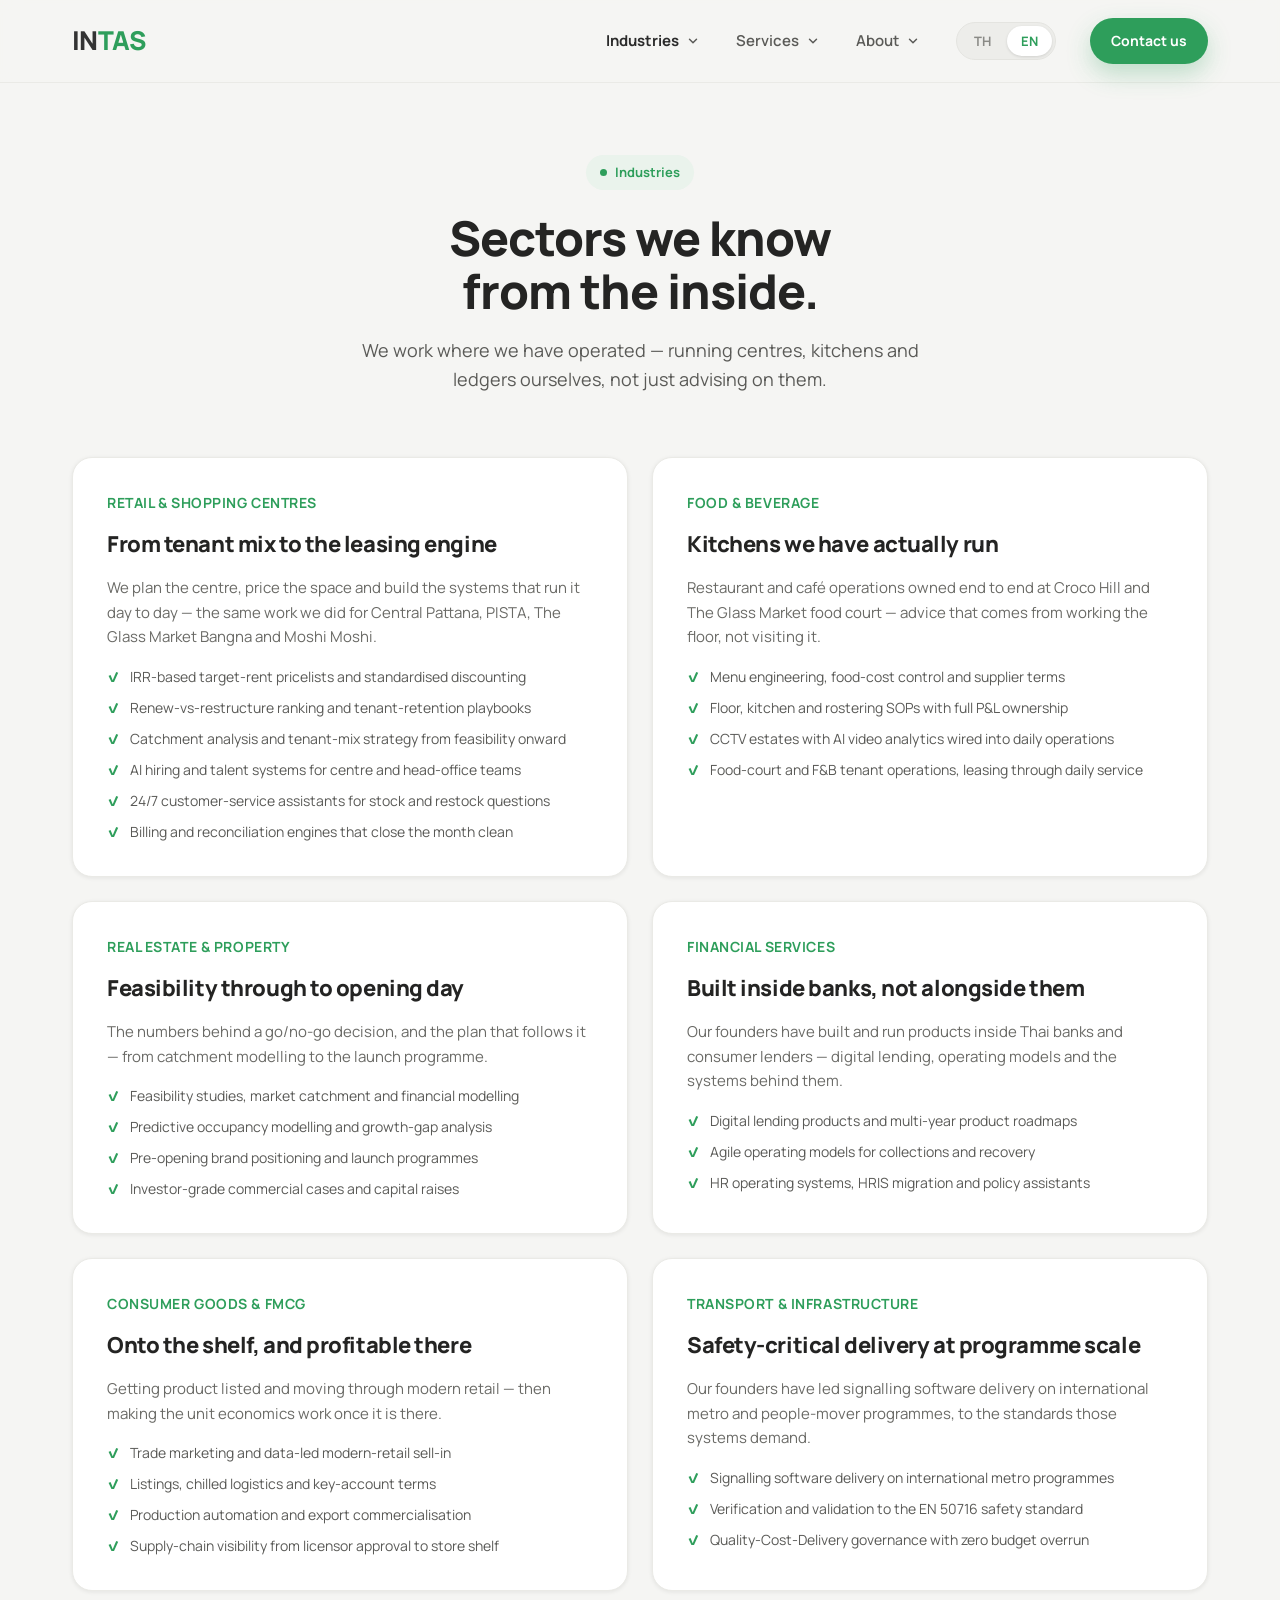
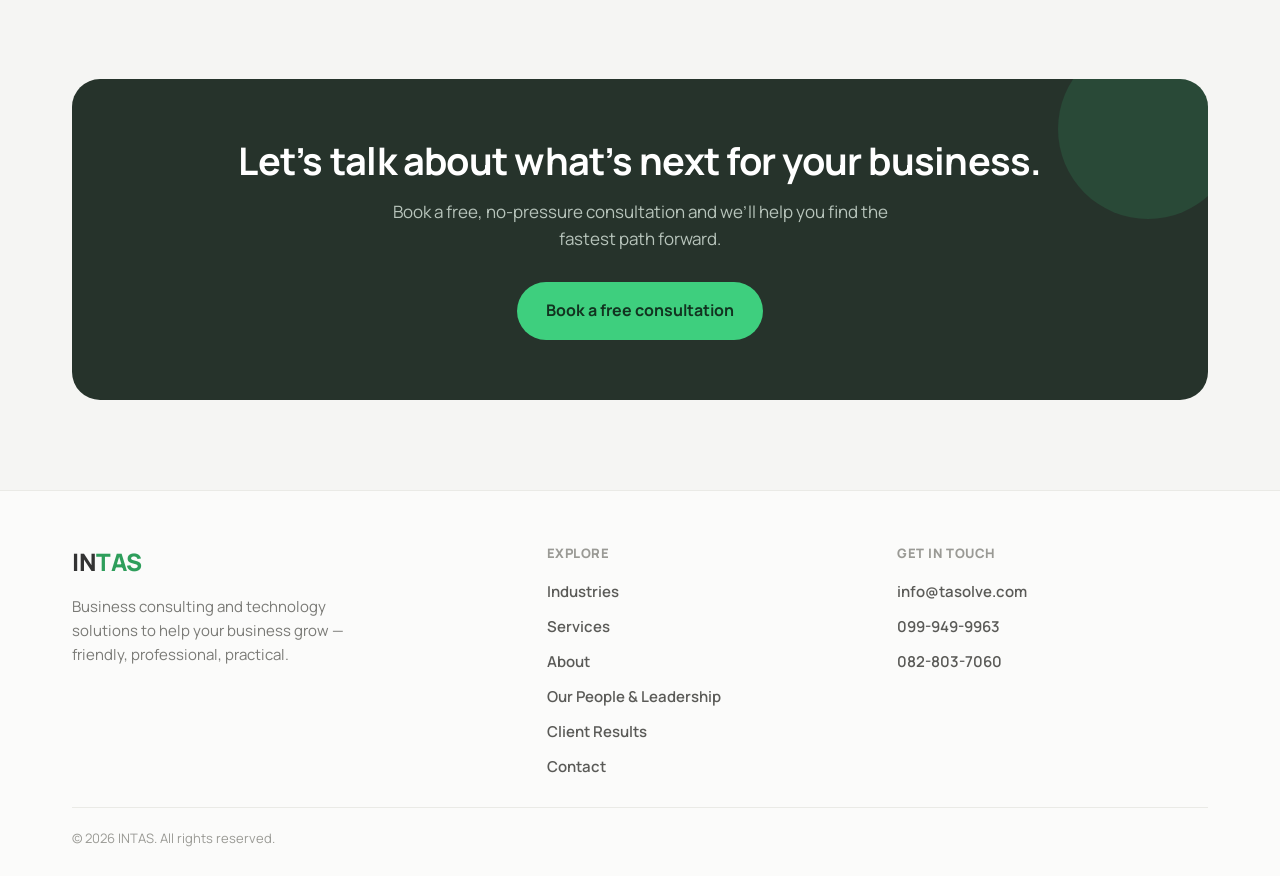
<file: site/industries.html>
<!DOCTYPE html>
<html lang="en">
<head>
  <meta charset="utf-8">
  <meta name="viewport" content="width=device-width, initial-scale=1">
  <title>Industries — INTAS</title>
  <meta name="description" content="Industries INTAS serves — retail and shopping centres, food and beverage, real estate, financial services, consumer goods and transport.">
  <link rel="preconnect" href="https://fonts.googleapis.com">
  <link rel="preconnect" href="https://fonts.gstatic.com" crossorigin>
  <link href="https://fonts.googleapis.com/css2?family=IBM+Plex+Sans+Thai:wght@400;500;600;700&family=Manrope:wght@400;500;600;700;800&display=swap" rel="stylesheet">
  <link rel="stylesheet" href="assets/css/styles.css">
  <script>document.documentElement.className += " js";</script>
</head>
<body>
<div class="page">

  <!-- NAV -->
  <header class="site-header">
    <nav class="nav wrap">
      <a href="/" class="brand">IN<span>TAS</span></a>
      <button class="nav-toggle" aria-label="Menu">
        <svg width="26" height="26" viewBox="0 0 24 24" fill="none" stroke="currentColor" stroke-width="2" stroke-linecap="round"><path d="M4 7h16M4 12h16M4 17h16"/></svg>
      </button>
      <div class="nav-links">
        <div class="nav-item has-dropdown">
          <div class="nav-item-row">
            <a href="/industries" class="nav-link active" data-i18n="nav.industries">Industries</a>
            <button class="dropdown-toggle" aria-expanded="false" aria-haspopup="true" aria-label="Toggle industries menu">
              <svg width="14" height="14" viewBox="0 0 24 24" fill="none" stroke="currentColor" stroke-width="2.5" stroke-linecap="round" stroke-linejoin="round"><path d="M6 9l6 6 6-6"/></svg>
            </button>
          </div>
          <div class="dropdown dropdown-2col">
            <a href="/industries#retail" data-i18n="ind.retail.name">Retail &amp; Shopping Centres</a>
            <a href="/industries#fnb" data-i18n="ind.fnb.name">Food &amp; Beverage</a>
            <a href="/industries#realestate" data-i18n="ind.realestate.name">Real Estate &amp; Property</a>
            <a href="/industries#financial" data-i18n="ind.financial.name">Financial Services</a>
            <a href="/industries#fmcg" data-i18n="ind.fmcg.name">Consumer Goods &amp; FMCG</a>
            <a href="/industries#transport" data-i18n="ind.transport.name">Transport &amp; Infrastructure</a>
          </div>
        </div>
        <div class="nav-item has-dropdown">
          <div class="nav-item-row">
            <a href="/services" class="nav-link" data-i18n="nav.services">Services</a>
            <button class="dropdown-toggle" aria-expanded="false" aria-haspopup="true" aria-label="Toggle services menu">
              <svg width="14" height="14" viewBox="0 0 24 24" fill="none" stroke="currentColor" stroke-width="2.5" stroke-linecap="round" stroke-linejoin="round"><path d="M6 9l6 6 6-6"/></svg>
            </button>
          </div>
          <div class="dropdown">
            <a href="/services#consulting" data-i18n="services.s1.title">Business Consulting</a>
            <a href="/services#software" data-i18n="services.s2.title">Custom Enterprise Software</a>
            <a href="/services#assistant" data-i18n="services.s3.title">AI Customer Assistants</a>
            <a href="/services#ewedding" data-i18n="services.s4.title">e-Wedding Cards &amp; Games</a>
          </div>
        </div>
        <div class="nav-item has-dropdown">
          <div class="nav-item-row">
            <a href="/about" class="nav-link" data-i18n="nav.about">About</a>
            <button class="dropdown-toggle" aria-expanded="false" aria-haspopup="true" aria-label="Toggle about menu">
              <svg width="14" height="14" viewBox="0 0 24 24" fill="none" stroke="currentColor" stroke-width="2.5" stroke-linecap="round" stroke-linejoin="round"><path d="M6 9l6 6 6-6"/></svg>
            </button>
          </div>
          <div class="dropdown">
            <a href="/about#what-we-do" data-i18n="nav.about.do">What We Do</a>
            <a href="/about#what-we-believe" data-i18n="nav.about.believe">What We Believe</a>
            <a href="/team" data-i18n="nav.about.people">Our People &amp; Leadership</a>
            <a href="/results" data-i18n="nav.about.results">Client Results</a>
          </div>
        </div>
        <div class="lang">
          <button data-lang="TH">TH</button>
          <button data-lang="EN">EN</button>
        </div>
        <a href="/contact" class="btn btn-primary btn-sm" data-i18n="nav.cta">Contact us</a>
      </div>
    </nav>
  </header>

  <!-- PAGE HERO -->
  <section class="page-hero wrap" data-reveal>
    <div class="badge" style="margin-left:auto;margin-right:auto;"><span class="dot"></span><span data-i18n="ind.hero.eyebrow">Industries</span></div>
    <h1 data-i18n="ind.hero.title">Sectors we know from the inside.</h1>
    <p data-i18n="ind.hero.text">We work where we have operated — running centres, kitchens and ledgers ourselves, not just advising on them.</p>
  </section>

  <!-- INDUSTRIES -->
  <section class="wrap section-pad" style="padding-top:24px;">
    <div class="industries-grid">

      <article class="industry" id="retail" data-reveal>
        <div class="eyebrow" data-i18n="ind.retail.name">Retail &amp; Shopping Centres</div>
        <h3 data-i18n="ind.retail.title">From tenant mix to the leasing engine</h3>
        <p data-i18n="ind.retail.desc">We plan the centre, price the space and build the systems that run it day to day — the same work we did for Central Pattana, PISTA, The Glass Market Bangna and Moshi Moshi.</p>
        <ul class="ticks">
          <li data-i18n="ind.retail.b1">IRR-based target-rent pricelists and standardised discounting</li>
          <li data-i18n="ind.retail.b2">Renew-vs-restructure ranking and tenant-retention playbooks</li>
          <li data-i18n="ind.retail.b3">Catchment analysis and tenant-mix strategy from feasibility onward</li>
          <li data-i18n="ind.retail.b4">AI hiring and talent systems for centre and head-office teams</li>
          <li data-i18n="ind.retail.b5">24/7 customer-service assistants for stock and restock questions</li>
          <li data-i18n="ind.retail.b6">Billing and reconciliation engines that close the month clean</li>
        </ul>
      </article>

      <article class="industry" id="fnb" data-reveal>
        <div class="eyebrow" data-i18n="ind.fnb.name">Food &amp; Beverage</div>
        <h3 data-i18n="ind.fnb.title">Kitchens we have actually run</h3>
        <p data-i18n="ind.fnb.desc">Restaurant and café operations owned end to end at Croco Hill and The Glass Market food court — advice that comes from working the floor, not visiting it.</p>
        <ul class="ticks">
          <li data-i18n="ind.fnb.b1">Menu engineering, food-cost control and supplier terms</li>
          <li data-i18n="ind.fnb.b2">Floor, kitchen and rostering SOPs with full P&amp;L ownership</li>
          <li data-i18n="ind.fnb.b3">CCTV estates with AI video analytics wired into daily operations</li>
          <li data-i18n="ind.fnb.b4">Food-court and F&amp;B tenant operations, leasing through daily service</li>
        </ul>
      </article>

      <article class="industry" id="realestate" data-reveal>
        <div class="eyebrow" data-i18n="ind.realestate.name">Real Estate &amp; Property</div>
        <h3 data-i18n="ind.realestate.title">Feasibility through to opening day</h3>
        <p data-i18n="ind.realestate.desc">The numbers behind a go/no-go decision, and the plan that follows it — from catchment modelling to the launch programme.</p>
        <ul class="ticks">
          <li data-i18n="ind.realestate.b1">Feasibility studies, market catchment and financial modelling</li>
          <li data-i18n="ind.realestate.b2">Predictive occupancy modelling and growth-gap analysis</li>
          <li data-i18n="ind.realestate.b3">Pre-opening brand positioning and launch programmes</li>
          <li data-i18n="ind.realestate.b4">Investor-grade commercial cases and capital raises</li>
        </ul>
      </article>

      <article class="industry" id="financial" data-reveal>
        <div class="eyebrow" data-i18n="ind.financial.name">Financial Services</div>
        <h3 data-i18n="ind.financial.title">Built inside banks, not alongside them</h3>
        <p data-i18n="ind.financial.desc">Our founders have built and run products inside Thai banks and consumer lenders — digital lending, operating models and the systems behind them.</p>
        <ul class="ticks">
          <li data-i18n="ind.financial.b1">Digital lending products and multi-year product roadmaps</li>
          <li data-i18n="ind.financial.b2">Agile operating models for collections and recovery</li>
          <li data-i18n="ind.financial.b3">HR operating systems, HRIS migration and policy assistants</li>
        </ul>
      </article>

      <article class="industry" id="fmcg" data-reveal>
        <div class="eyebrow" data-i18n="ind.fmcg.name">Consumer Goods &amp; FMCG</div>
        <h3 data-i18n="ind.fmcg.title">Onto the shelf, and profitable there</h3>
        <p data-i18n="ind.fmcg.desc">Getting product listed and moving through modern retail — then making the unit economics work once it is there.</p>
        <ul class="ticks">
          <li data-i18n="ind.fmcg.b1">Trade marketing and data-led modern-retail sell-in</li>
          <li data-i18n="ind.fmcg.b2">Listings, chilled logistics and key-account terms</li>
          <li data-i18n="ind.fmcg.b3">Production automation and export commercialisation</li>
          <li data-i18n="ind.fmcg.b4">Supply-chain visibility from licensor approval to store shelf</li>
        </ul>
      </article>

      <article class="industry" id="transport" data-reveal>
        <div class="eyebrow" data-i18n="ind.transport.name">Transport &amp; Infrastructure</div>
        <h3 data-i18n="ind.transport.title">Safety-critical delivery at programme scale</h3>
        <p data-i18n="ind.transport.desc">Our founders have led signalling software delivery on international metro and people-mover programmes, to the standards those systems demand.</p>
        <ul class="ticks">
          <li data-i18n="ind.transport.b1">Signalling software delivery on international metro programmes</li>
          <li data-i18n="ind.transport.b2">Verification and validation to the EN 50716 safety standard</li>
          <li data-i18n="ind.transport.b3">Quality-Cost-Delivery governance with zero budget overrun</li>
        </ul>
      </article>

    </div>
  </section>

  <!-- CTA BAND -->
  <section class="wrap" style="padding:0 32px 90px;">
    <div class="cta-band" data-reveal>
      <h2 data-i18n="cta.title">Let’s talk about what’s next for your business.</h2>
      <p data-i18n="cta.text">Book a free, no-pressure consultation and we’ll help you find the fastest path forward.</p>
      <a href="/contact" class="btn btn-bright" data-i18n="cta.btn">Book a free consultation</a>
    </div>
  </section>

  <!-- FOOTER -->
  <footer class="site-footer">
    <div class="footer-grid wrap">
      <div>
        <a href="/" class="brand">IN<span>TAS</span></a>
        <p data-i18n="footer.tagline">Business consulting and technology solutions to help your business grow — friendly, professional, practical.</p>
      </div>
      <div class="footer-col">
        <div class="head" data-i18n="footer.explore">Explore</div>
        <div class="links">
          <a href="/industries" data-i18n="nav.industries">Industries</a>
          <a href="/services" data-i18n="nav.services">Services</a>
          <a href="/about" data-i18n="nav.about">About</a>
          <a href="/team" data-i18n="nav.about.people">Our People &amp; Leadership</a>
          <a href="/results" data-i18n="nav.about.results">Client Results</a>
          <a href="/contact" data-i18n="nav.contact">Contact</a>
        </div>
      </div>
      <div class="footer-col">
        <div class="head" data-i18n="footer.getintouch">Get in touch</div>
        <div class="links">
          <a href="mailto:info@tasolve.com">info@tasolve.com</a>
          <a href="tel:0999499963">099-949-9963</a>
          <a href="tel:0828037060">082-803-7060</a>
        </div>
      </div>
    </div>
    <div class="footer-bottom wrap">
      <div class="rule" data-i18n="footer.rights">© 2026 INTAS. All rights reserved.</div>
    </div>
  </footer>

</div>
<script src="assets/js/i18n.js"></script>
<script src="assets/js/main.js"></script>
</body>
</html>
</file>
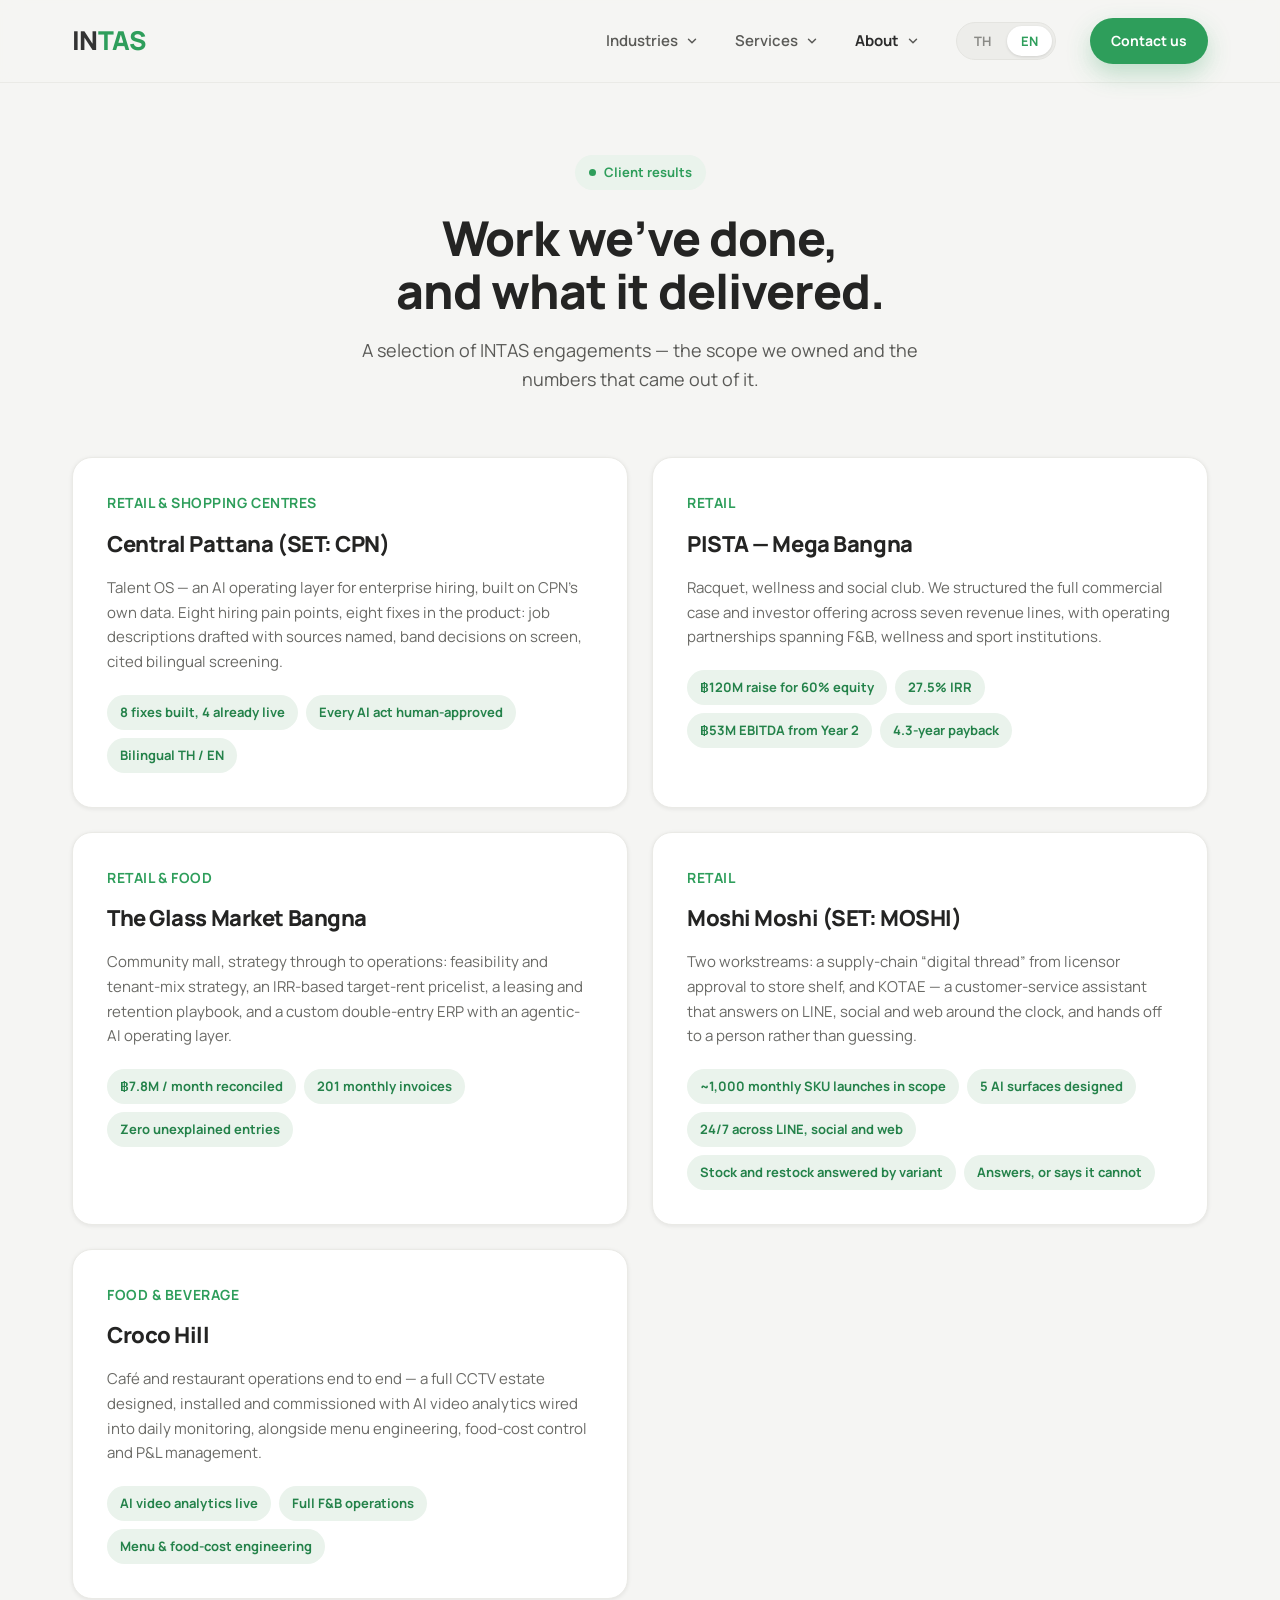
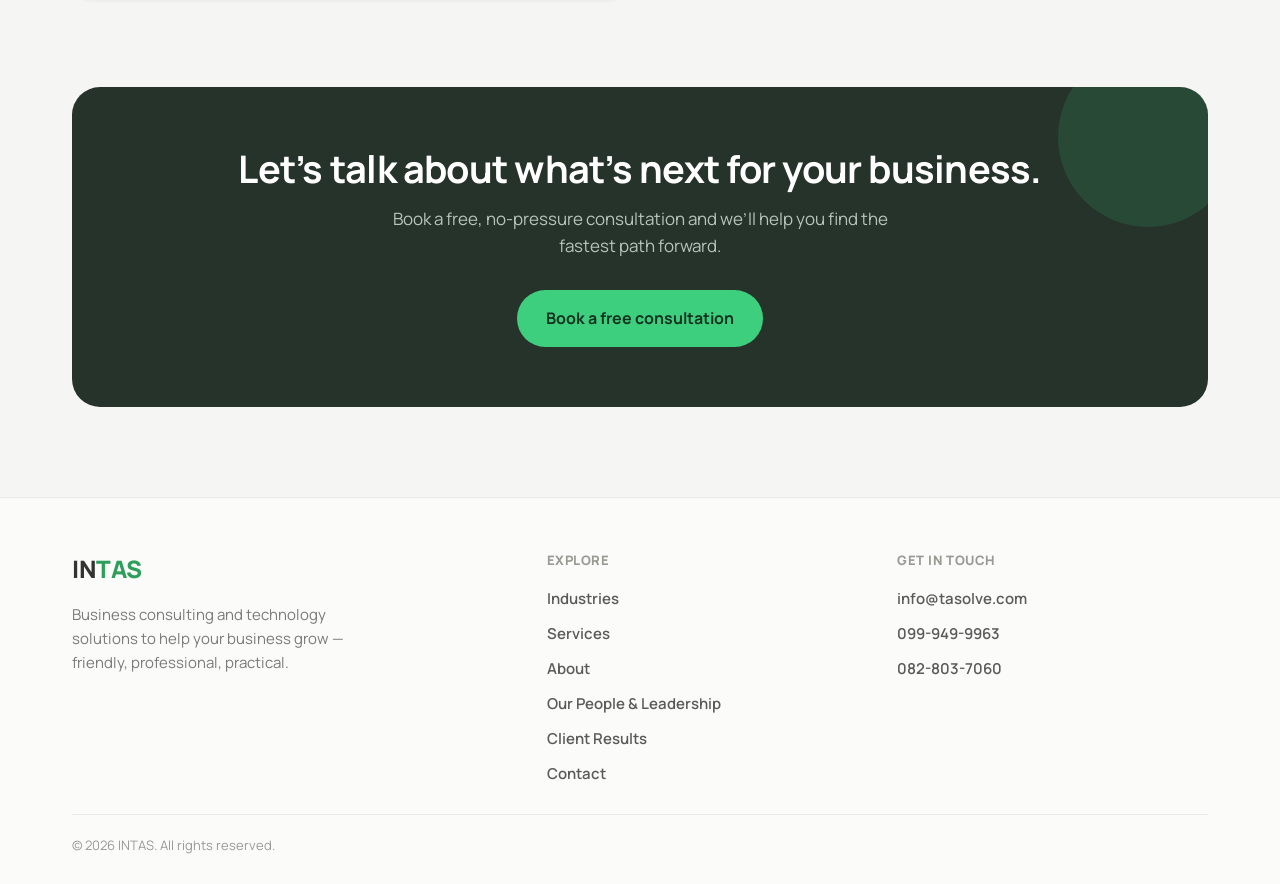
<file: site/results.html>
<!DOCTYPE html>
<html lang="en">
<head>
  <meta charset="utf-8">
  <meta name="viewport" content="width=device-width, initial-scale=1">
  <title>Client Results — INTAS</title>
  <meta name="description" content="INTAS client results — Talent OS for Central Pattana (CPN), plus PISTA, The Glass Market Bangna, Moshi Moshi and Croco Hill.">
  <link rel="preconnect" href="https://fonts.googleapis.com">
  <link rel="preconnect" href="https://fonts.gstatic.com" crossorigin>
  <link href="https://fonts.googleapis.com/css2?family=IBM+Plex+Sans+Thai:wght@400;500;600;700&family=Manrope:wght@400;500;600;700;800&display=swap" rel="stylesheet">
  <link rel="stylesheet" href="assets/css/styles.css">
  <script>document.documentElement.className += " js";</script>
</head>
<body>
<div class="page">

  <!-- NAV -->
  <header class="site-header">
    <nav class="nav wrap">
      <a href="/" class="brand">IN<span>TAS</span></a>
      <button class="nav-toggle" aria-label="Menu">
        <svg width="26" height="26" viewBox="0 0 24 24" fill="none" stroke="currentColor" stroke-width="2" stroke-linecap="round"><path d="M4 7h16M4 12h16M4 17h16"/></svg>
      </button>
      <div class="nav-links">
        <div class="nav-item has-dropdown">
          <div class="nav-item-row">
            <a href="/industries" class="nav-link" data-i18n="nav.industries">Industries</a>
            <button class="dropdown-toggle" aria-expanded="false" aria-haspopup="true" aria-label="Toggle industries menu">
              <svg width="14" height="14" viewBox="0 0 24 24" fill="none" stroke="currentColor" stroke-width="2.5" stroke-linecap="round" stroke-linejoin="round"><path d="M6 9l6 6 6-6"/></svg>
            </button>
          </div>
          <div class="dropdown dropdown-2col">
            <a href="/industries#retail" data-i18n="ind.retail.name">Retail &amp; Shopping Centres</a>
            <a href="/industries#fnb" data-i18n="ind.fnb.name">Food &amp; Beverage</a>
            <a href="/industries#realestate" data-i18n="ind.realestate.name">Real Estate &amp; Property</a>
            <a href="/industries#financial" data-i18n="ind.financial.name">Financial Services</a>
            <a href="/industries#fmcg" data-i18n="ind.fmcg.name">Consumer Goods &amp; FMCG</a>
            <a href="/industries#transport" data-i18n="ind.transport.name">Transport &amp; Infrastructure</a>
          </div>
        </div>
        <div class="nav-item has-dropdown">
          <div class="nav-item-row">
            <a href="/services" class="nav-link" data-i18n="nav.services">Services</a>
            <button class="dropdown-toggle" aria-expanded="false" aria-haspopup="true" aria-label="Toggle services menu">
              <svg width="14" height="14" viewBox="0 0 24 24" fill="none" stroke="currentColor" stroke-width="2.5" stroke-linecap="round" stroke-linejoin="round"><path d="M6 9l6 6 6-6"/></svg>
            </button>
          </div>
          <div class="dropdown">
            <a href="/services#consulting" data-i18n="services.s1.title">Business Consulting</a>
            <a href="/services#software" data-i18n="services.s2.title">Custom Enterprise Software</a>
            <a href="/services#assistant" data-i18n="services.s3.title">AI Customer Assistants</a>
            <a href="/services#ewedding" data-i18n="services.s4.title">e-Wedding Cards &amp; Games</a>
          </div>
        </div>
        <div class="nav-item has-dropdown">
          <div class="nav-item-row">
            <a href="/about" class="nav-link active" data-i18n="nav.about">About</a>
            <button class="dropdown-toggle" aria-expanded="false" aria-haspopup="true" aria-label="Toggle about menu">
              <svg width="14" height="14" viewBox="0 0 24 24" fill="none" stroke="currentColor" stroke-width="2.5" stroke-linecap="round" stroke-linejoin="round"><path d="M6 9l6 6 6-6"/></svg>
            </button>
          </div>
          <div class="dropdown">
            <a href="/about#what-we-do" data-i18n="nav.about.do">What We Do</a>
            <a href="/about#what-we-believe" data-i18n="nav.about.believe">What We Believe</a>
            <a href="/team" data-i18n="nav.about.people">Our People &amp; Leadership</a>
            <a href="/results" data-i18n="nav.about.results">Client Results</a>
          </div>
        </div>
        <div class="lang">
          <button data-lang="TH">TH</button>
          <button data-lang="EN">EN</button>
        </div>
        <a href="/contact" class="btn btn-primary btn-sm" data-i18n="nav.cta">Contact us</a>
      </div>
    </nav>
  </header>

  <!-- PAGE HERO -->
  <section class="page-hero wrap" data-reveal>
    <div class="badge" style="margin-left:auto;margin-right:auto;"><span class="dot"></span><span data-i18n="results.hero.eyebrow">Client results</span></div>
    <h1 data-i18n="results.hero.title">Work we’ve done, and what it delivered.</h1>
    <p data-i18n="results.hero.text">A selection of INTAS engagements — the scope we owned and the numbers that came out of it.</p>
  </section>

  <!-- RESULTS -->
  <section class="wrap section-pad" style="padding-top:24px;">
    <div class="results-grid">

      <article class="result" data-reveal>
        <div class="eyebrow" data-i18n="results.r5.industry">Retail &amp; Shopping Centres</div>
        <h3>Central Pattana (SET: CPN)</h3>
        <p data-i18n="results.r5.desc">Talent OS — an AI operating layer for enterprise hiring, built on CPN’s own data. Eight hiring pain points, eight fixes in the product: job descriptions drafted with sources named, band decisions on screen, cited bilingual screening.</p>
        <div class="metrics">
          <span class="metric" data-i18n="results.r5.m1">8 fixes built, 4 already live</span>
          <span class="metric" data-i18n="results.r5.m2">Every AI act human-approved</span>
          <span class="metric" data-i18n="results.r5.m3">Bilingual TH / EN</span>
        </div>
      </article>

      <article class="result" data-reveal>
        <div class="eyebrow" data-i18n="results.r1.industry">Retail</div>
        <h3>PISTA — Mega Bangna</h3>
        <p data-i18n="results.r1.desc">Racquet, wellness and social club. We structured the full commercial case and investor offering across seven revenue lines, with operating partnerships spanning F&amp;B, wellness and sport institutions.</p>
        <div class="metrics">
          <span class="metric" data-i18n="results.r1.m1">฿120M raise for 60% equity</span>
          <span class="metric" data-i18n="results.r1.m2">27.5% IRR</span>
          <span class="metric" data-i18n="results.r1.m3">฿53M EBITDA from Year 2</span>
          <span class="metric" data-i18n="results.r1.m4">4.3-year payback</span>
        </div>
      </article>

      <article class="result" data-reveal>
        <div class="eyebrow" data-i18n="results.r2.industry">Retail &amp; Food</div>
        <h3>The Glass Market Bangna</h3>
        <p data-i18n="results.r2.desc">Community mall, strategy through to operations: feasibility and tenant-mix strategy, an IRR-based target-rent pricelist, a leasing and retention playbook, and a custom double-entry ERP with an agentic-AI operating layer.</p>
        <div class="metrics">
          <span class="metric" data-i18n="results.r2.m1">฿7.8M / month reconciled</span>
          <span class="metric" data-i18n="results.r2.m2">201 monthly invoices</span>
          <span class="metric" data-i18n="results.r2.m3">Zero unexplained entries</span>
        </div>
      </article>

      <article class="result" data-reveal>
        <div class="eyebrow" data-i18n="results.r3.industry">Retail</div>
        <h3>Moshi Moshi (SET: MOSHI)</h3>
        <p data-i18n="results.r3.desc">Two workstreams: a supply-chain “digital thread” from licensor approval to store shelf, and KOTAE — a customer-service assistant that answers on LINE, social and web around the clock, and hands off to a person rather than guessing.</p>
        <div class="metrics">
          <span class="metric" data-i18n="results.r3.m1">~1,000 monthly SKU launches in scope</span>
          <span class="metric" data-i18n="results.r3.m2">5 AI surfaces designed</span>
          <span class="metric" data-i18n="results.r3.m3">24/7 across LINE, social and web</span>
          <span class="metric" data-i18n="results.r3.m4">Stock and restock answered by variant</span>
          <span class="metric" data-i18n="results.r3.m5">Answers, or says it cannot</span>
        </div>
      </article>

      <article class="result" data-reveal>
        <div class="eyebrow" data-i18n="results.r4.industry">Food &amp; Beverage</div>
        <h3>Croco Hill</h3>
        <p data-i18n="results.r4.desc">Café and restaurant operations end to end — a full CCTV estate designed, installed and commissioned with AI video analytics wired into daily monitoring, alongside menu engineering, food-cost control and P&amp;L management.</p>
        <div class="metrics">
          <span class="metric" data-i18n="results.r4.m1">AI video analytics live</span>
          <span class="metric" data-i18n="results.r4.m2">Full F&amp;B operations</span>
          <span class="metric" data-i18n="results.r4.m3">Menu &amp; food-cost engineering</span>
        </div>
      </article>

    </div>
  </section>

  <!-- CTA BAND -->
  <section class="wrap" style="padding:0 32px 90px;">
    <div class="cta-band" data-reveal>
      <h2 data-i18n="cta.title">Let’s talk about what’s next for your business.</h2>
      <p data-i18n="cta.text">Book a free, no-pressure consultation and we’ll help you find the fastest path forward.</p>
      <a href="/contact" class="btn btn-bright" data-i18n="cta.btn">Book a free consultation</a>
    </div>
  </section>

  <!-- FOOTER -->
  <footer class="site-footer">
    <div class="footer-grid wrap">
      <div>
        <a href="/" class="brand">IN<span>TAS</span></a>
        <p data-i18n="footer.tagline">Business consulting and technology solutions to help your business grow — friendly, professional, practical.</p>
      </div>
      <div class="footer-col">
        <div class="head" data-i18n="footer.explore">Explore</div>
        <div class="links">
          <a href="/industries" data-i18n="nav.industries">Industries</a>
          <a href="/services" data-i18n="nav.services">Services</a>
          <a href="/about" data-i18n="nav.about">About</a>
          <a href="/team" data-i18n="nav.about.people">Our People &amp; Leadership</a>
          <a href="/results" data-i18n="nav.about.results">Client Results</a>
          <a href="/contact" data-i18n="nav.contact">Contact</a>
        </div>
      </div>
      <div class="footer-col">
        <div class="head" data-i18n="footer.getintouch">Get in touch</div>
        <div class="links">
          <a href="mailto:info@tasolve.com">info@tasolve.com</a>
          <a href="tel:0999499963">099-949-9963</a>
          <a href="tel:0828037060">082-803-7060</a>
        </div>
      </div>
    </div>
    <div class="footer-bottom wrap">
      <div class="rule" data-i18n="footer.rights">© 2026 INTAS. All rights reserved.</div>
    </div>
  </footer>

</div>
<script src="assets/js/i18n.js"></script>
<script src="assets/js/main.js"></script>
</body>
</html>
</file>
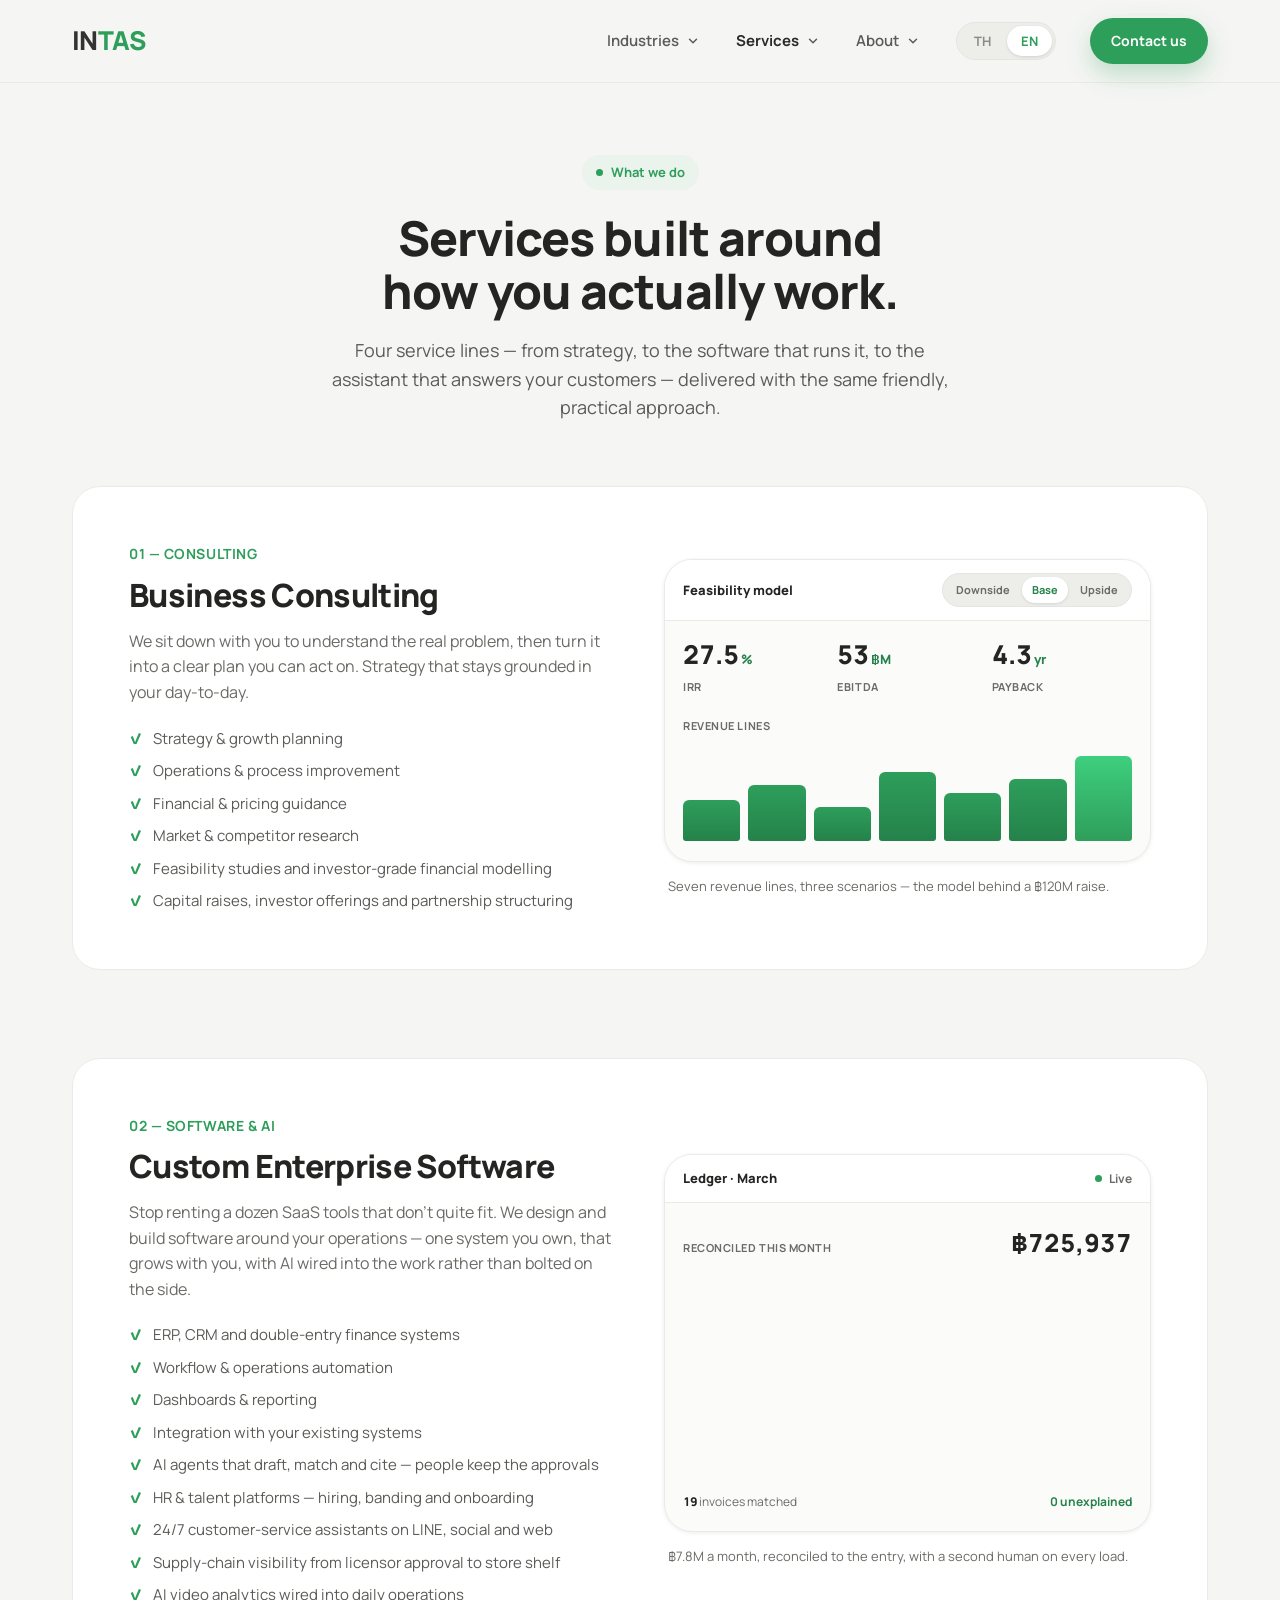
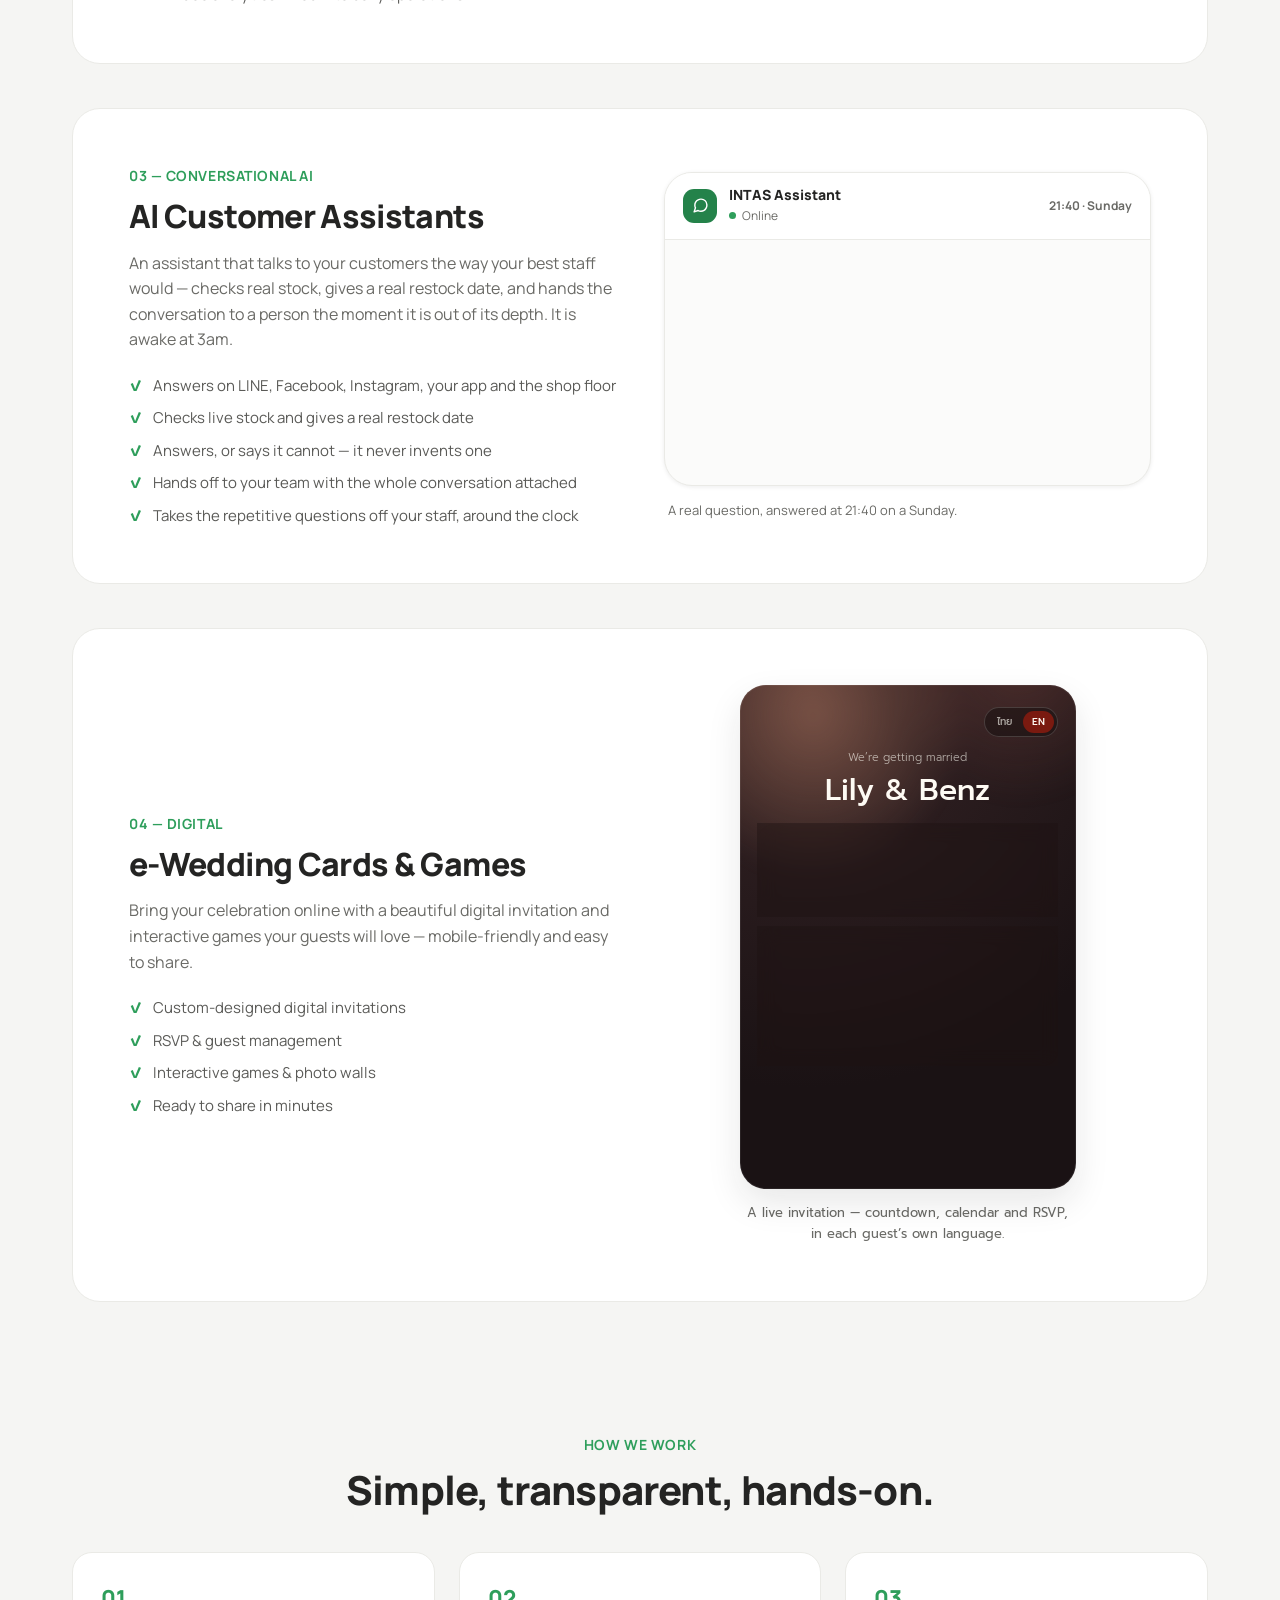
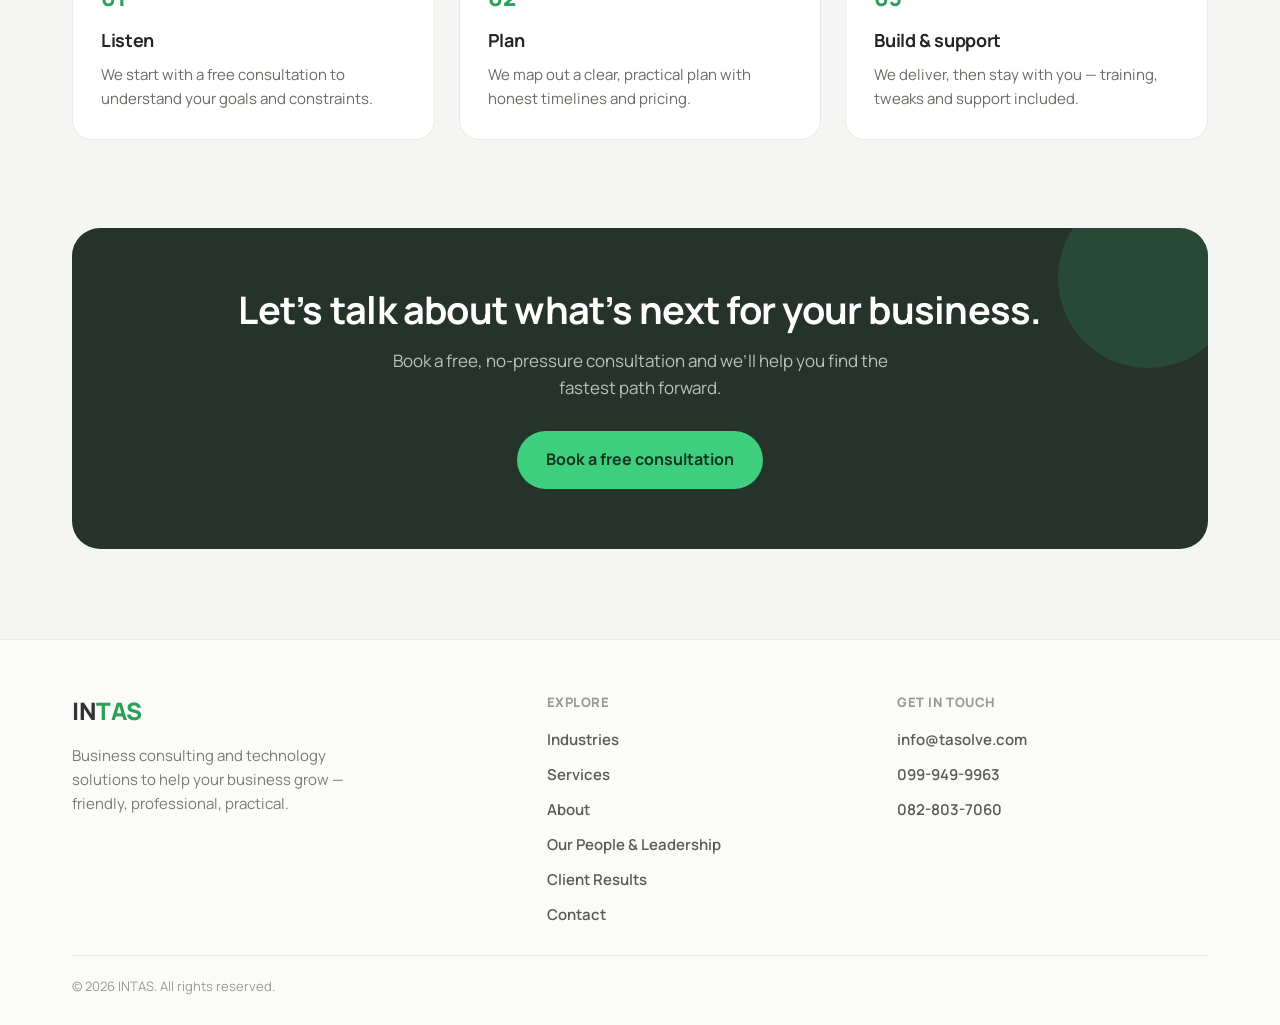
<file: site/services.html>
<!DOCTYPE html>
<html lang="en">
<head>
  <meta charset="utf-8">
  <meta name="viewport" content="width=device-width, initial-scale=1">
  <title>Services — INTAS</title>
  <meta name="description" content="INTAS services: business consulting, custom enterprise software, and e-wedding cards & games.">
  <link rel="preconnect" href="https://fonts.googleapis.com">
  <link rel="preconnect" href="https://fonts.gstatic.com" crossorigin>
  <link href="https://fonts.googleapis.com/css2?family=IBM+Plex+Sans+Thai:wght@400;500;600;700&family=Manrope:wght@400;500;600;700;800&display=swap" rel="stylesheet">
  <!-- Prompt is used only by the e-wedding mockup below, so it loads on this page alone -->
  <link href="https://fonts.googleapis.com/css2?family=Prompt:wght@300;400;500&display=swap" rel="stylesheet">
  <link rel="stylesheet" href="assets/css/styles.css">
  <script>document.documentElement.className += " js";</script>
</head>
<body>
<div class="page">

  <!-- NAV -->
  <header class="site-header">
    <nav class="nav wrap">
      <a href="/" class="brand">IN<span>TAS</span></a>
      <button class="nav-toggle" aria-label="Menu">
        <svg width="26" height="26" viewBox="0 0 24 24" fill="none" stroke="currentColor" stroke-width="2" stroke-linecap="round"><path d="M4 7h16M4 12h16M4 17h16"/></svg>
      </button>
      <div class="nav-links">
        <div class="nav-item has-dropdown">
          <div class="nav-item-row">
            <a href="/industries" class="nav-link" data-i18n="nav.industries">Industries</a>
            <button class="dropdown-toggle" aria-expanded="false" aria-haspopup="true" aria-label="Toggle industries menu">
              <svg width="14" height="14" viewBox="0 0 24 24" fill="none" stroke="currentColor" stroke-width="2.5" stroke-linecap="round" stroke-linejoin="round"><path d="M6 9l6 6 6-6"/></svg>
            </button>
          </div>
          <div class="dropdown dropdown-2col">
            <a href="/industries#retail" data-i18n="ind.retail.name">Retail &amp; Shopping Centres</a>
            <a href="/industries#fnb" data-i18n="ind.fnb.name">Food &amp; Beverage</a>
            <a href="/industries#realestate" data-i18n="ind.realestate.name">Real Estate &amp; Property</a>
            <a href="/industries#financial" data-i18n="ind.financial.name">Financial Services</a>
            <a href="/industries#fmcg" data-i18n="ind.fmcg.name">Consumer Goods &amp; FMCG</a>
            <a href="/industries#transport" data-i18n="ind.transport.name">Transport &amp; Infrastructure</a>
          </div>
        </div>
        <div class="nav-item has-dropdown">
          <div class="nav-item-row">
            <a href="/services" class="nav-link active" data-i18n="nav.services">Services</a>
            <button class="dropdown-toggle" aria-expanded="false" aria-haspopup="true" aria-label="Toggle services menu">
              <svg width="14" height="14" viewBox="0 0 24 24" fill="none" stroke="currentColor" stroke-width="2.5" stroke-linecap="round" stroke-linejoin="round"><path d="M6 9l6 6 6-6"/></svg>
            </button>
          </div>
          <div class="dropdown">
            <a href="/services#consulting" data-i18n="services.s1.title">Business Consulting</a>
            <a href="/services#software" data-i18n="services.s2.title">Custom Enterprise Software</a>
            <a href="/services#assistant" data-i18n="services.s3.title">AI Customer Assistants</a>
            <a href="/services#ewedding" data-i18n="services.s4.title">e-Wedding Cards &amp; Games</a>
          </div>
        </div>
        <div class="nav-item has-dropdown">
          <div class="nav-item-row">
            <a href="/about" class="nav-link" data-i18n="nav.about">About</a>
            <button class="dropdown-toggle" aria-expanded="false" aria-haspopup="true" aria-label="Toggle about menu">
              <svg width="14" height="14" viewBox="0 0 24 24" fill="none" stroke="currentColor" stroke-width="2.5" stroke-linecap="round" stroke-linejoin="round"><path d="M6 9l6 6 6-6"/></svg>
            </button>
          </div>
          <div class="dropdown">
            <a href="/about#what-we-do" data-i18n="nav.about.do">What We Do</a>
            <a href="/about#what-we-believe" data-i18n="nav.about.believe">What We Believe</a>
            <a href="/team" data-i18n="nav.about.people">Our People &amp; Leadership</a>
            <a href="/results" data-i18n="nav.about.results">Client Results</a>
          </div>
        </div>
        <div class="lang">
          <button data-lang="TH">TH</button>
          <button data-lang="EN">EN</button>
        </div>
        <a href="/contact" class="btn btn-primary btn-sm" data-i18n="nav.cta">Contact us</a>
      </div>
    </nav>
  </header>

  <!-- PAGE HERO -->
  <section class="page-hero wrap" data-reveal>
    <div class="badge" style="margin-left:auto;margin-right:auto;"><span class="dot"></span><span data-i18n="home.svc.eyebrow">What we do</span></div>
    <h1 data-i18n="services.hero.title">Services built around how you actually work.</h1>
    <p data-i18n="services.hero.text">Four service lines — from strategy, to the software that runs it, to the assistant that answers your customers — delivered with the same friendly, practical approach.</p>
  </section>

  <!-- SERVICE 1 -->
  <section id="consulting" class="wrap section-pad" style="padding-top:24px;">
    <div class="panel" data-reveal>
      <div>
        <div class="eyebrow" data-i18n="services.s1.eyebrow">01 — Consulting</div>
        <h2 class="h2" style="font-size:32px;margin-bottom:16px;" data-i18n="services.s1.title">Business Consulting</h2>
        <p style="font-size:16px;color:#6A6A66;margin:0 0 22px;" data-i18n="services.s1.desc">We sit down with you to understand the real problem, then turn it into a clear plan you can act on. Strategy that stays grounded in your day-to-day.</p>
        <ul class="ticks">
          <li data-i18n="services.s1.b1">Strategy &amp; growth planning</li>
          <li data-i18n="services.s1.b2">Operations &amp; process improvement</li>
          <li data-i18n="services.s1.b3">Financial &amp; pricing guidance</li>
          <li data-i18n="services.s1.b4">Market &amp; competitor research</li>
          <li data-i18n="services.s1.b5">Feasibility studies and investor-grade financial modelling</li>
          <li data-i18n="services.s1.b6">Capital raises, investor offerings and partnership structuring</li>
        </ul>
      </div>
      <div>
        <!-- feasibility model; scenarios cycle in main.js -->
        <div class="mock mock-case">
          <div class="mock-head">
            <span class="mock-title" data-i18n="mock.case.title">Feasibility model</span>
            <span class="mock-tabs" aria-hidden="true">
              <span data-sc="down" data-i18n="mock.case.down">Downside</span><span data-sc="base" class="on" data-i18n="mock.case.base">Base</span><span data-sc="up" data-i18n="mock.case.up">Upside</span>
            </span>
          </div>
          <div class="mock-body">
            <div class="figs">
              <div><b data-fig="irr">27.5</b><s>%</s><i data-i18n="mock.case.irr">IRR</i></div>
              <div><b data-fig="ebitda">53</b><s>฿M</s><i data-i18n="mock.case.ebitda">EBITDA</i></div>
              <div><b data-fig="pay">4.3</b><s data-i18n="mock.case.yr">yr</s><i data-i18n="mock.case.pay">Payback</i></div>
            </div>
            <div class="bars-label" data-i18n="mock.case.lines">Revenue lines</div>
            <div class="bars" aria-hidden="true">
              <span style="--h:0.42"></span>
              <span style="--h:0.58"></span>
              <span style="--h:0.35"></span>
              <span style="--h:0.72"></span>
              <span style="--h:0.5"></span>
              <span style="--h:0.64"></span>
              <span style="--h:0.88"></span>
            </div>
          </div>
        </div>
        <p class="chat-caption" data-i18n="mock.case.caption">Seven revenue lines, three scenarios — the model behind a ฿120M raise.</p>
      </div>
    </div>
  </section>

  <!-- SERVICE 2 -->
  <section id="software" class="wrap" style="padding:0 32px 44px;">
    <div class="panel" data-reveal>
      <div style="order:2;">
        <!-- month-end reconciliation; rows and totals driven from main.js -->
        <div class="mock mock-ledger">
          <div class="mock-head">
            <span class="mock-title" data-i18n="mock.led.title">Ledger · March</span>
            <span class="mock-live"><i aria-hidden="true"></i><span data-i18n="mock.led.live">Live</span></span>
          </div>
          <div class="mock-body">
            <div class="led-total">
              <i data-i18n="mock.led.total">Reconciled this month</i>
              <b data-led-total>฿0</b>
            </div>
            <ul class="led-rows">
              <li data-led="0"><span>INV-2041</span><em>฿48,000</em><b aria-hidden="true">&#10003;</b></li>
              <li data-led="1"><span>INV-2042</span><em>฿32,500</em><b aria-hidden="true">&#10003;</b></li>
              <li data-led="2"><span>INV-2043</span><em>฿61,200</em><b aria-hidden="true">&#10003;</b></li>
              <li data-led="3"><span>INV-2044</span><em>฿27,800</em><b aria-hidden="true">&#10003;</b></li>
              <li data-led="4"><span>INV-2045</span><em>฿54,300</em><b aria-hidden="true">&#10003;</b></li>
            </ul>
            <div class="led-foot">
              <span><b data-led-count>0</b> <span data-i18n="mock.led.matched">invoices matched</span></span>
              <span class="clean" data-i18n="mock.led.clean">0 unexplained</span>
            </div>
          </div>
        </div>
        <p class="chat-caption" data-i18n="mock.led.caption">฿7.8M a month, reconciled to the entry, with a second human on every load.</p>
      </div>
      <div style="order:1;">
        <div class="eyebrow" data-i18n="services.s2.eyebrow">02 — Software &amp; AI</div>
        <h2 class="h2" style="font-size:32px;margin-bottom:16px;" data-i18n="services.s2.title">Custom Enterprise Software</h2>
        <p style="font-size:16px;color:#6A6A66;margin:0 0 22px;" data-i18n="services.s2.desc">Stop renting a dozen SaaS tools that don’t quite fit. We design and build software around your operations — one system you own, that grows with you, with AI wired into the work rather than bolted on the side.</p>
        <ul class="ticks">
          <li data-i18n="services.s2.b1">ERP, CRM and double-entry finance systems</li>
          <li data-i18n="services.s2.b2">Workflow &amp; operations automation</li>
          <li data-i18n="services.s2.b3">Dashboards &amp; reporting</li>
          <li data-i18n="services.s2.b4">Integration with your existing systems</li>
          <li data-i18n="services.s2.b5">AI agents that draft, match and cite — people keep the approvals</li>
          <li data-i18n="services.s2.b6">HR &amp; talent platforms — hiring, banding and onboarding</li>
          <li data-i18n="services.s2.b7">24/7 customer-service assistants on LINE, social and web</li>
          <li data-i18n="services.s2.b8">Supply-chain visibility from licensor approval to store shelf</li>
          <li data-i18n="services.s2.b9">AI video analytics wired into daily operations</li>
        </ul>
      </div>
    </div>
  </section>

  <!-- SERVICE 3 -->
  <section id="assistant" class="wrap" style="padding:0 32px 44px;">
    <div class="panel" data-reveal>
      <div>
        <div class="eyebrow" data-i18n="services.s3.eyebrow">03 — Conversational AI</div>
        <h2 class="h2" style="font-size:32px;margin-bottom:16px;" data-i18n="services.s3.title">AI Customer Assistants</h2>
        <p style="font-size:16px;color:#6A6A66;margin:0 0 22px;" data-i18n="services.s3.desc">An assistant that talks to your customers the way your best staff would — checks real stock, gives a real restock date, and hands the conversation to a person the moment it is out of its depth. It is awake at 3am.</p>
        <ul class="ticks">
          <li data-i18n="services.s3.b1">Answers on LINE, Facebook, Instagram, your app and the shop floor</li>
          <li data-i18n="services.s3.b2">Checks live stock and gives a real restock date</li>
          <li data-i18n="services.s3.b3">Answers, or says it cannot — it never invents one</li>
          <li data-i18n="services.s3.b4">Hands off to your team with the whole conversation attached</li>
          <li data-i18n="services.s3.b5">Takes the repetitive questions off your staff, around the clock</li>
        </ul>
      </div>
      <div>
        <!-- looping illustration of the assistant at work; sequenced in main.js -->
        <div class="chat-demo">
          <div class="chat-head">
            <span class="chat-avatar" aria-hidden="true"><svg width="17" height="17" viewBox="0 0 24 24" fill="none" stroke="currentColor" stroke-width="2" stroke-linecap="round" stroke-linejoin="round"><path d="M21 11.5a8.38 8.38 0 0 1-.9 3.8 8.5 8.5 0 0 1-7.6 4.7 8.38 8.38 0 0 1-3.8-.9L3 21l1.9-5.7a8.38 8.38 0 0 1-.9-3.8 8.5 8.5 0 0 1 4.7-7.6 8.38 8.38 0 0 1 3.8-.9h.5a8.48 8.48 0 0 1 8 8v.5z"/></svg></span>
            <div>
              <div class="chat-name" data-i18n="chat.header">INTAS Assistant</div>
              <div class="chat-status"><span class="chat-dot" aria-hidden="true"></span><span data-i18n="chat.status">Online</span></div>
            </div>
            <span class="chat-time" data-i18n="chat.time">21:40 · Sunday</span>
          </div>
          <div class="chat-body">
          <div class="bubble me" data-step="1" data-i18n="chat.m1">Is the grey one still in stock?</div>
          <div class="slot">
            <div class="typing" data-step="2" aria-hidden="true"><i></i><i></i><i></i></div>
            <div class="bubble bot" data-step="3" data-i18n="chat.m2">Grey Shiba plush — 2 left at Siam, none at Ladprao.</div>
          </div>
          <div class="bubble me" data-step="4" data-i18n="chat.m3">When does Ladprao get more?</div>
          <div class="slot">
            <div class="typing" data-step="5" aria-hidden="true"><i></i><i></i><i></i></div>
            <div class="bubble bot" data-step="6" data-i18n="chat.m4">Restock arrives Thursday. Want me to hold one?</div>
          </div>
          </div>
        </div>
        <p class="chat-caption" data-i18n="chat.caption">A real question, answered at 21:40 on a Sunday.</p>
      </div>
    </div>
  </section>

  <section id="ewedding" class="wrap" style="padding:0 32px 44px;">
    <div class="panel" data-reveal>
      <div>
        <div class="eyebrow" data-i18n="services.s4.eyebrow">04 — Digital</div>
        <h2 class="h2" style="font-size:32px;margin-bottom:16px;" data-i18n="services.s4.title">e-Wedding Cards &amp; Games</h2>
        <p style="font-size:16px;color:#6A6A66;margin:0 0 22px;" data-i18n="services.s4.desc">Bring your celebration online with a beautiful digital invitation and interactive games your guests will love — mobile-friendly and easy to share.</p>
        <ul class="ticks">
          <li data-i18n="services.s4.b1">Custom-designed digital invitations</li>
          <li data-i18n="services.s4.b2">RSVP &amp; guest management</li>
          <li data-i18n="services.s4.b3">Interactive games &amp; photo walls</li>
          <li data-i18n="services.s4.b4">Ready to share in minutes</li>
        </ul>
      </div>
      <div>
        <!-- animated mockup of a live e-wedding invitation; ticker in main.js -->
        <div class="invite-mock">
          <div class="invite-screen">
            <div class="invite-glow" aria-hidden="true"></div>
            <div class="invite-lang" data-inv="1" aria-hidden="true"><span data-inv-lang="TH">ไทย</span><span data-inv-lang="EN">EN</span></div>
            <div class="invite-body">
              <p class="invite-eyebrow" data-inv="2" data-i18n="inv.eyebrow">We’re getting married</p>
              <div class="invite-names" data-inv="3">Lily &amp; Benz</div>
              <div class="invite-card invite-count" data-inv="4">
                <div class="invite-mini" data-i18n="inv.countdown">Counting down</div>
                <div class="invite-clock">
                  <span><b data-cd="d">12</b><i data-i18n="inv.d">days</i></span>
                  <span><b data-cd="h">06</b><i data-i18n="inv.h">hrs</i></span>
                  <span><b data-cd="m">24</b><i data-i18n="inv.m">min</i></span>
                  <span><b data-cd="s">00</b><i data-i18n="inv.s">sec</i></span>
                </div>
              </div>
              <div class="invite-card" data-inv="5">
                <div class="invite-mini"><svg width="12" height="12" viewBox="0 0 24 24" fill="none" stroke="currentColor" stroke-width="2.2" stroke-linecap="round"><rect x="3" y="5" width="18" height="16" rx="3"/><path d="M8 3v4M16 3v4M3 11h18"/></svg><span data-i18n="inv.savecal">Save to calendar</span></div>
                <div class="invite-row"><span data-i18n="inv.e1">Morning ceremony</span><b>09:09</b></div>
                <div class="invite-row"><span data-i18n="inv.e2">Evening reception</span><b>18:00</b></div>
                <p class="invite-note" data-i18n="inv.remind">We’ll remind you an hour before each.</p>
              </div>
              <div class="invite-card invite-cta" data-inv="6">
                <p data-i18n="inv.thanks">Thank you for celebrating with us</p>
                <span class="invite-btn"><span data-i18n="inv.enter">Enter the celebration</span> <b aria-hidden="true">&#8594;</b></span>
              </div>
            </div>
          </div>
          <p class="chat-caption" data-i18n="inv.caption">A live invitation — countdown, calendar and RSVP, in each guest’s own language.</p>
        </div>
      </div>
    </div>
  </section>

  <!-- HOW WE WORK -->
  <section class="wrap section-pad">
    <div class="center" style="margin-bottom:40px;" data-reveal>
      <div class="eyebrow" data-i18n="services.how.eyebrow">How we work</div>
      <h2 class="h2" data-i18n="services.how.title">Simple, transparent, hands-on.</h2>
    </div>
    <div class="value-grid">
      <div class="value" data-reveal>
        <div class="num">01</div>
        <h3 data-i18n="services.how.1.t">Listen</h3>
        <p data-i18n="services.how.1.d">We start with a free consultation to understand your goals and constraints.</p>
      </div>
      <div class="value" data-reveal>
        <div class="num">02</div>
        <h3 data-i18n="services.how.2.t">Plan</h3>
        <p data-i18n="services.how.2.d">We map out a clear, practical plan with honest timelines and pricing.</p>
      </div>
      <div class="value" data-reveal>
        <div class="num">03</div>
        <h3 data-i18n="services.how.3.t">Build &amp; support</h3>
        <p data-i18n="services.how.3.d">We deliver, then stay with you — training, tweaks and support included.</p>
      </div>
    </div>
  </section>

  <!-- CTA BAND -->
  <section class="wrap" style="padding:0 32px 90px;">
    <div class="cta-band" data-reveal>
      <h2 data-i18n="cta.title">Let’s talk about what’s next for your business.</h2>
      <p data-i18n="cta.text">Book a free, no-pressure consultation and we’ll help you find the fastest path forward.</p>
      <a href="/contact" class="btn btn-bright" data-i18n="cta.btn">Book a free consultation</a>
    </div>
  </section>

  <!-- FOOTER -->
  <footer class="site-footer">
    <div class="footer-grid wrap">
      <div>
        <a href="/" class="brand">IN<span>TAS</span></a>
        <p data-i18n="footer.tagline">Business consulting and technology solutions to help your business grow — friendly, professional, practical.</p>
      </div>
      <div class="footer-col">
        <div class="head" data-i18n="footer.explore">Explore</div>
        <div class="links">
          <a href="/industries" data-i18n="nav.industries">Industries</a>
          <a href="/services" data-i18n="nav.services">Services</a>
          <a href="/about" data-i18n="nav.about">About</a>
          <a href="/team" data-i18n="nav.about.people">Our People &amp; Leadership</a>
          <a href="/results" data-i18n="nav.about.results">Client Results</a>
          <a href="/contact" data-i18n="nav.contact">Contact</a>
        </div>
      </div>
      <div class="footer-col">
        <div class="head" data-i18n="footer.getintouch">Get in touch</div>
        <div class="links">
          <a href="mailto:info@tasolve.com">info@tasolve.com</a>
          <a href="tel:0999499963">099-949-9963</a>
          <a href="tel:0828037060">082-803-7060</a>
        </div>
      </div>
    </div>
    <div class="footer-bottom wrap">
      <div class="rule" data-i18n="footer.rights">© 2026 INTAS. All rights reserved.</div>
    </div>
  </footer>

</div>
<script src="assets/js/i18n.js"></script>
<script src="assets/js/main.js"></script>
</body>
</html>
</file>
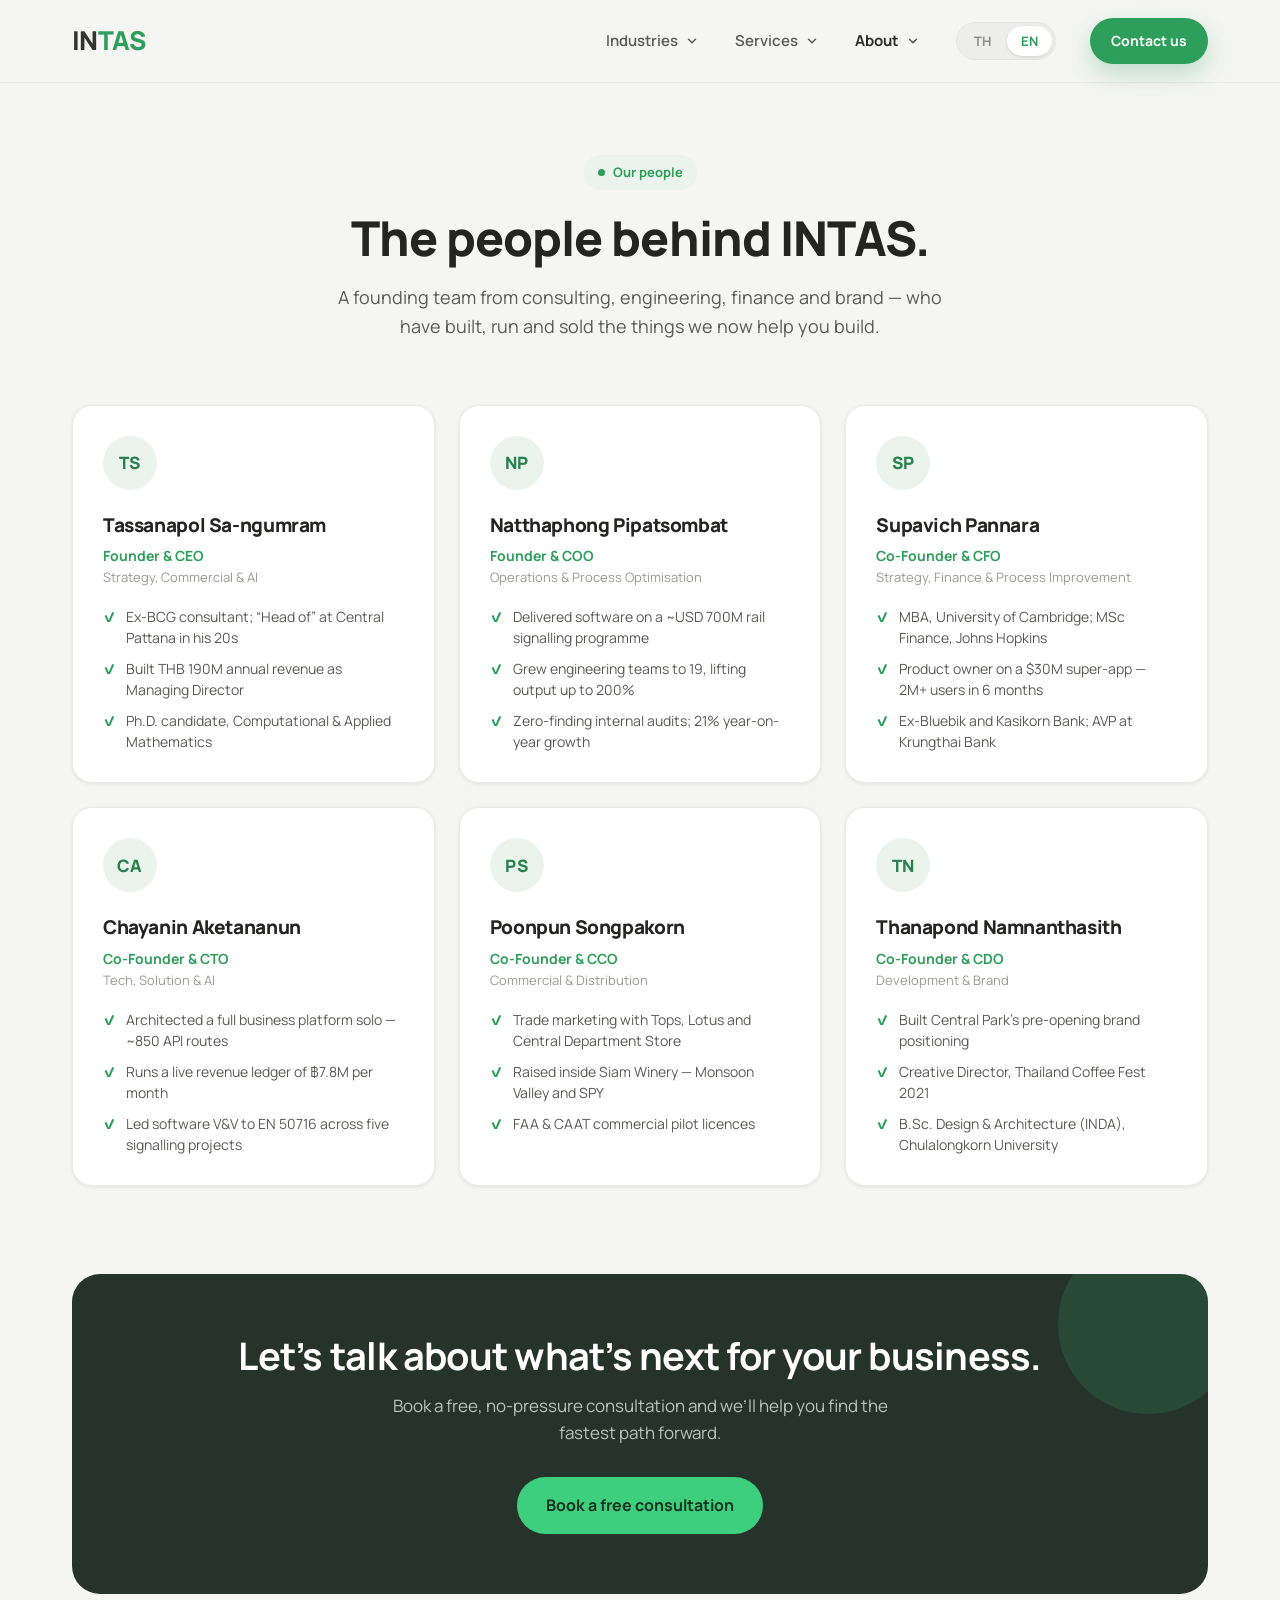
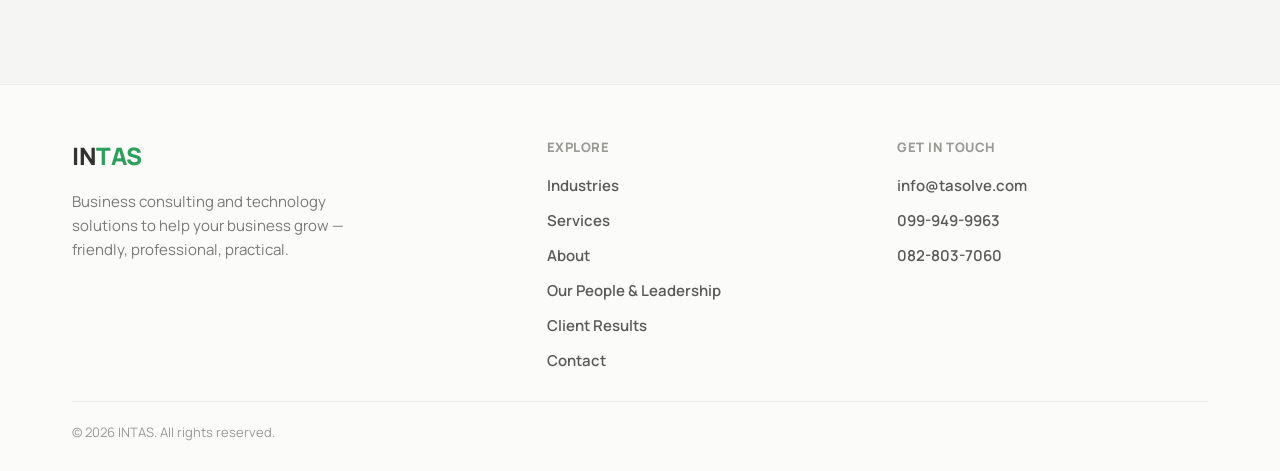
<file: site/team.html>
<!DOCTYPE html>
<html lang="en">
<head>
  <meta charset="utf-8">
  <meta name="viewport" content="width=device-width, initial-scale=1">
  <title>Our People &amp; Leadership — INTAS</title>
  <meta name="description" content="The founding team behind INTAS — strategy, operations, finance, technology, commercial and brand.">
  <link rel="preconnect" href="https://fonts.googleapis.com">
  <link rel="preconnect" href="https://fonts.gstatic.com" crossorigin>
  <link href="https://fonts.googleapis.com/css2?family=IBM+Plex+Sans+Thai:wght@400;500;600;700&family=Manrope:wght@400;500;600;700;800&display=swap" rel="stylesheet">
  <link rel="stylesheet" href="assets/css/styles.css">
  <script>document.documentElement.className += " js";</script>
</head>
<body>
<div class="page">

  <!-- NAV -->
  <header class="site-header">
    <nav class="nav wrap">
      <a href="/" class="brand">IN<span>TAS</span></a>
      <button class="nav-toggle" aria-label="Menu">
        <svg width="26" height="26" viewBox="0 0 24 24" fill="none" stroke="currentColor" stroke-width="2" stroke-linecap="round"><path d="M4 7h16M4 12h16M4 17h16"/></svg>
      </button>
      <div class="nav-links">
        <div class="nav-item has-dropdown">
          <div class="nav-item-row">
            <a href="/industries" class="nav-link" data-i18n="nav.industries">Industries</a>
            <button class="dropdown-toggle" aria-expanded="false" aria-haspopup="true" aria-label="Toggle industries menu">
              <svg width="14" height="14" viewBox="0 0 24 24" fill="none" stroke="currentColor" stroke-width="2.5" stroke-linecap="round" stroke-linejoin="round"><path d="M6 9l6 6 6-6"/></svg>
            </button>
          </div>
          <div class="dropdown dropdown-2col">
            <a href="/industries#retail" data-i18n="ind.retail.name">Retail &amp; Shopping Centres</a>
            <a href="/industries#fnb" data-i18n="ind.fnb.name">Food &amp; Beverage</a>
            <a href="/industries#realestate" data-i18n="ind.realestate.name">Real Estate &amp; Property</a>
            <a href="/industries#financial" data-i18n="ind.financial.name">Financial Services</a>
            <a href="/industries#fmcg" data-i18n="ind.fmcg.name">Consumer Goods &amp; FMCG</a>
            <a href="/industries#transport" data-i18n="ind.transport.name">Transport &amp; Infrastructure</a>
          </div>
        </div>
        <div class="nav-item has-dropdown">
          <div class="nav-item-row">
            <a href="/services" class="nav-link" data-i18n="nav.services">Services</a>
            <button class="dropdown-toggle" aria-expanded="false" aria-haspopup="true" aria-label="Toggle services menu">
              <svg width="14" height="14" viewBox="0 0 24 24" fill="none" stroke="currentColor" stroke-width="2.5" stroke-linecap="round" stroke-linejoin="round"><path d="M6 9l6 6 6-6"/></svg>
            </button>
          </div>
          <div class="dropdown">
            <a href="/services#consulting" data-i18n="services.s1.title">Business Consulting</a>
            <a href="/services#software" data-i18n="services.s2.title">Custom Enterprise Software</a>
            <a href="/services#assistant" data-i18n="services.s3.title">AI Customer Assistants</a>
            <a href="/services#ewedding" data-i18n="services.s4.title">e-Wedding Cards &amp; Games</a>
          </div>
        </div>
        <div class="nav-item has-dropdown">
          <div class="nav-item-row">
            <a href="/about" class="nav-link active" data-i18n="nav.about">About</a>
            <button class="dropdown-toggle" aria-expanded="false" aria-haspopup="true" aria-label="Toggle about menu">
              <svg width="14" height="14" viewBox="0 0 24 24" fill="none" stroke="currentColor" stroke-width="2.5" stroke-linecap="round" stroke-linejoin="round"><path d="M6 9l6 6 6-6"/></svg>
            </button>
          </div>
          <div class="dropdown">
            <a href="/about#what-we-do" data-i18n="nav.about.do">What We Do</a>
            <a href="/about#what-we-believe" data-i18n="nav.about.believe">What We Believe</a>
            <a href="/team" data-i18n="nav.about.people">Our People &amp; Leadership</a>
            <a href="/results" data-i18n="nav.about.results">Client Results</a>
          </div>
        </div>
        <div class="lang">
          <button data-lang="TH">TH</button>
          <button data-lang="EN">EN</button>
        </div>
        <a href="/contact" class="btn btn-primary btn-sm" data-i18n="nav.cta">Contact us</a>
      </div>
    </nav>
  </header>

  <!-- PAGE HERO -->
  <section class="page-hero wrap" data-reveal>
    <div class="badge" style="margin-left:auto;margin-right:auto;"><span class="dot"></span><span data-i18n="team.hero.eyebrow">Our people</span></div>
    <h1 data-i18n="team.hero.title">The people behind INTAS.</h1>
    <p data-i18n="team.hero.text">A founding team from consulting, engineering, finance and brand — who have built, run and sold the things we now help you build.</p>
  </section>

  <!-- PEOPLE -->
  <section class="wrap section-pad" style="padding-top:24px;">
    <div class="people-grid">

      <article class="person" data-reveal>
        <div class="avatar" aria-hidden="true">TS</div>
        <h3>Tassanapol Sa-ngumram</h3>
        <div class="role" data-i18n="team.p1.role">Founder &amp; CEO</div>
        <div class="disc" data-i18n="team.p1.disc">Strategy, Commercial &amp; AI</div>
        <ul class="ticks">
          <li data-i18n="team.p1.b1">Ex-BCG consultant; “Head of” at Central Pattana in his 20s</li>
          <li data-i18n="team.p1.b2">Built THB 190M annual revenue as Managing Director</li>
          <li data-i18n="team.p1.b3">Ph.D. candidate, Computational &amp; Applied Mathematics</li>
        </ul>
      </article>

      <article class="person" data-reveal>
        <div class="avatar" aria-hidden="true">NP</div>
        <h3>Natthaphong Pipatsombat</h3>
        <div class="role" data-i18n="team.p2.role">Founder &amp; COO</div>
        <div class="disc" data-i18n="team.p2.disc">Operations &amp; Process Optimisation</div>
        <ul class="ticks">
          <li data-i18n="team.p2.b1">Delivered software on a ~USD 700M rail signalling programme</li>
          <li data-i18n="team.p2.b2">Grew engineering teams to 19, lifting output up to 200%</li>
          <li data-i18n="team.p2.b3">Zero-finding internal audits; 21% year-on-year growth</li>
        </ul>
      </article>

      <article class="person" data-reveal>
        <div class="avatar" aria-hidden="true">SP</div>
        <h3>Supavich Pannara</h3>
        <div class="role" data-i18n="team.p3.role">Co-Founder &amp; CFO</div>
        <div class="disc" data-i18n="team.p3.disc">Strategy, Finance &amp; Process Improvement</div>
        <ul class="ticks">
          <li data-i18n="team.p3.b1">MBA, University of Cambridge; MSc Finance, Johns Hopkins</li>
          <li data-i18n="team.p3.b2">Product owner on a $30M super-app — 2M+ users in 6 months</li>
          <li data-i18n="team.p3.b3">Ex-Bluebik and Kasikorn Bank; AVP at Krungthai Bank</li>
        </ul>
      </article>

      <article class="person" data-reveal>
        <div class="avatar" aria-hidden="true">CA</div>
        <h3>Chayanin Aketananun</h3>
        <div class="role" data-i18n="team.p4.role">Co-Founder &amp; CTO</div>
        <div class="disc" data-i18n="team.p4.disc">Tech, Solution &amp; AI</div>
        <ul class="ticks">
          <li data-i18n="team.p4.b1">Architected a full business platform solo — ~850 API routes</li>
          <li data-i18n="team.p4.b2">Runs a live revenue ledger of ฿7.8M per month</li>
          <li data-i18n="team.p4.b3">Led software V&amp;V to EN 50716 across five signalling projects</li>
        </ul>
      </article>

      <article class="person" data-reveal>
        <div class="avatar" aria-hidden="true">PS</div>
        <h3>Poonpun Songpakorn</h3>
        <div class="role" data-i18n="team.p5.role">Co-Founder &amp; CCO</div>
        <div class="disc" data-i18n="team.p5.disc">Commercial &amp; Distribution</div>
        <ul class="ticks">
          <li data-i18n="team.p5.b1">Trade marketing with Tops, Lotus and Central Department Store</li>
          <li data-i18n="team.p5.b2">Raised inside Siam Winery — Monsoon Valley and SPY</li>
          <li data-i18n="team.p5.b3">FAA &amp; CAAT commercial pilot licences</li>
        </ul>
      </article>

      <article class="person" data-reveal>
        <div class="avatar" aria-hidden="true">TN</div>
        <h3>Thanapond Namnanthasith</h3>
        <div class="role" data-i18n="team.p6.role">Co-Founder &amp; CDO</div>
        <div class="disc" data-i18n="team.p6.disc">Development &amp; Brand</div>
        <ul class="ticks">
          <li data-i18n="team.p6.b1">Built Central Park’s pre-opening brand positioning</li>
          <li data-i18n="team.p6.b2">Creative Director, Thailand Coffee Fest 2021</li>
          <li data-i18n="team.p6.b3">B.Sc. Design &amp; Architecture (INDA), Chulalongkorn University</li>
        </ul>
      </article>

    </div>
  </section>

  <!-- CTA BAND -->
  <section class="wrap" style="padding:0 32px 90px;">
    <div class="cta-band" data-reveal>
      <h2 data-i18n="cta.title">Let’s talk about what’s next for your business.</h2>
      <p data-i18n="cta.text">Book a free, no-pressure consultation and we’ll help you find the fastest path forward.</p>
      <a href="/contact" class="btn btn-bright" data-i18n="cta.btn">Book a free consultation</a>
    </div>
  </section>

  <!-- FOOTER -->
  <footer class="site-footer">
    <div class="footer-grid wrap">
      <div>
        <a href="/" class="brand">IN<span>TAS</span></a>
        <p data-i18n="footer.tagline">Business consulting and technology solutions to help your business grow — friendly, professional, practical.</p>
      </div>
      <div class="footer-col">
        <div class="head" data-i18n="footer.explore">Explore</div>
        <div class="links">
          <a href="/industries" data-i18n="nav.industries">Industries</a>
          <a href="/services" data-i18n="nav.services">Services</a>
          <a href="/about" data-i18n="nav.about">About</a>
          <a href="/team" data-i18n="nav.about.people">Our People &amp; Leadership</a>
          <a href="/results" data-i18n="nav.about.results">Client Results</a>
          <a href="/contact" data-i18n="nav.contact">Contact</a>
        </div>
      </div>
      <div class="footer-col">
        <div class="head" data-i18n="footer.getintouch">Get in touch</div>
        <div class="links">
          <a href="mailto:info@tasolve.com">info@tasolve.com</a>
          <a href="tel:0999499963">099-949-9963</a>
          <a href="tel:0828037060">082-803-7060</a>
        </div>
      </div>
    </div>
    <div class="footer-bottom wrap">
      <div class="rule" data-i18n="footer.rights">© 2026 INTAS. All rights reserved.</div>
    </div>
  </footer>

</div>
<script src="assets/js/i18n.js"></script>
<script src="assets/js/main.js"></script>
</body>
</html>
</file>
<file: site/assets/css/styles.css>
/* ===========================================================
   INTAS — design system
   Extracted from the original bundle and expanded into a
   clean, reusable stylesheet for the full multi-page site.
   =========================================================== */

:root {
  --bg:        #F5F5F3;
  --surface:   #FFFFFF;
  --surface-2: #FBFBFA;
  --tint:      #EAF3EC;   /* soft green wash */
  --ink:       #242423;   /* headings */
  --body:      #2B2B2B;
  --muted:     #6A6A66;
  --muted-2:   #5A5A57;
  --faint:     #9A9A95;
  --line:      #EAEAE6;
  --line-2:    #E4E4E0;
  --green:     #2E9E5B;
  --green-dk:  #24824A;
  --green-br:  #3ECF7E;
  --dark:      #26332B;
  --shadow-sm: 0 1px 4px rgba(30,30,28,0.08);
  --shadow-md: 0 10px 24px rgba(46,158,91,0.28);
  --shadow-lg: 0 14px 34px rgba(30,30,28,0.10);
  --radius:    20px;
  --radius-lg: 28px;
  --wrap:      1200px;
}

* { box-sizing: border-box; }
html, body { margin: 0; padding: 0; }
html { scroll-behavior: smooth; }

body {
  /* Latin renders in Manrope; Thai glyphs fall through to IBM Plex Sans Thai */
  font-family: 'Manrope', 'IBM Plex Sans Thai', system-ui, -apple-system, BlinkMacSystemFont, sans-serif;
  background: var(--bg);
  color: var(--body);
  -webkit-font-smoothing: antialiased;
  line-height: 1.6;
}

/* ---------- Thai typography tuning ----------
   Thai stacks vowels/tone marks vertically and doesn't use negative
   letter-spacing, so tighten nothing and give headings room to breathe. */
html[lang="th"] body,
html[lang="th"] h1, html[lang="th"] h2, html[lang="th"] h3,
html[lang="th"] .h1, html[lang="th"] .h2, html[lang="th"] .h3,
html[lang="th"] .brand { letter-spacing: normal; }
html[lang="th"] .h1, html[lang="th"] .hero h1 { line-height: 1.22; }
/* Thai glyphs run wider and taller: smaller scale, looser leading,
   so line 1 stays on one line instead of stranding a word */
html[lang="th"] .statement {
  font-size: clamp(30px, 5.2vw, 66px);
  line-height: 1.3; letter-spacing: normal;
}
html[lang="th"] .h2, html[lang="th"] .cta-band h2,
html[lang="th"] .page-hero h1 { line-height: 1.3; }
html[lang="th"] .lead, html[lang="th"] p { line-height: 1.8; }
html[lang="th"] .badge, html[lang="th"] .eyebrow,
html[lang="th"] .trust .label, html[lang="th"] .footer-col .head,
html[lang="th"] .contact-item .k,
html[lang="th"] .capabilities,
html[lang="th"] .card-label { letter-spacing: 0.01em; }

a { color: var(--green); text-decoration: none; transition: color .15s; }
a:hover { color: var(--green-dk); }
::selection { background: #cfe9d8; }
img { max-width: 100%; display: block; }

h1, h2, h3 { color: var(--ink); letter-spacing: -0.02em; margin: 0; }

.wrap { max-width: var(--wrap); margin: 0 auto; width: 100%; }
.page { min-height: 100vh; display: flex; flex-direction: column; background: var(--bg); }
.eyebrow {
  color: var(--green); font-weight: 700; font-size: 14px;
  letter-spacing: 0.04em; text-transform: uppercase; margin-bottom: 12px;
}
.lead { font-size: 19px; line-height: 1.6; color: var(--muted-2); }

/* ---------- buttons ---------- */
.btn {
  display: inline-block; font-weight: 700; font-size: 16px;
  padding: 15px 28px; border-radius: 999px; cursor: pointer;
  border: 1px solid transparent; transition: transform .12s, box-shadow .12s, background .15s;
  font-family: inherit;
}
.btn:hover { transform: translateY(-1px); }
.btn-primary { background: var(--green); color: #fff; box-shadow: var(--shadow-md); }
.btn-primary:hover { background: var(--green-dk); color: #fff; }
.btn-ghost { background: #fff; color: var(--body); border-color: var(--line-2); }
.btn-ghost:hover { color: var(--body); border-color: #cfcfca; }
.btn-bright { background: var(--green-br); color: #123320; }
.btn-bright:hover { color: #123320; }
.btn-sm { font-size: 14px; padding: 11px 20px; }

/* ---------- header / nav ---------- */
.site-header {
  position: sticky; top: 0; z-index: 20;
  background: rgba(245,245,243,0.85);
  backdrop-filter: blur(10px); -webkit-backdrop-filter: blur(10px);
  border-bottom: 1px solid var(--line);
}
.nav { padding: 18px 32px; display: flex; align-items: center; justify-content: space-between; gap: 24px; }
.brand { font-size: 26px; font-weight: 800; letter-spacing: -0.02em; color: #333; }
.brand span { color: var(--green); }
.nav-links { display: flex; align-items: center; gap: 34px; }
.nav-links a.nav-link { color: var(--muted-2); font-weight: 600; font-size: 15px; }
.nav-links a.nav-link.active { color: var(--body); font-weight: 700; }
.nav-links a.nav-link:hover { color: var(--green); }

/* nav dropdown */
.nav-item { position: relative; }
.nav-item-row { display: flex; align-items: center; gap: 5px; }
.dropdown-toggle {
  display: inline-flex; align-items: center; background: none; border: none;
  padding: 2px; cursor: pointer; color: var(--muted-2);
  transition: transform .2s ease, color .15s;
}
.nav-item:hover .dropdown-toggle, .nav-item.open .dropdown-toggle { color: var(--green); }
.nav-item:hover .dropdown-toggle, .nav-item.open .dropdown-toggle { transform: rotate(180deg); }

.dropdown {
  position: absolute; top: 100%; left: -18px; margin-top: 16px; z-index: 30;
  min-width: 264px; padding: 10px;
  background: var(--surface); border: 1px solid var(--line);
  border-radius: 16px; box-shadow: var(--shadow-lg);
  display: flex; flex-direction: column; gap: 2px;
  opacity: 0; visibility: hidden; transform: translateY(-6px);
  transition: opacity .18s ease, transform .18s ease, visibility .18s;
}
/* invisible bridge across the header gap so the menu survives the trip */
.dropdown::before { content: ""; position: absolute; top: -16px; left: 0; right: 0; height: 16px; }
.nav-item:hover .dropdown,
.nav-item:focus-within .dropdown,
.nav-item.open .dropdown { opacity: 1; visibility: visible; transform: translateY(0); }
.dropdown a {
  padding: 11px 14px; border-radius: 10px; white-space: nowrap;
  font-size: 15px; font-weight: 600; color: var(--muted-2);
  transition: background .15s, color .15s;
}
.dropdown a:hover { background: var(--tint); color: var(--green-dk); }

/* wider menus split into two columns (Industries) */
.dropdown-2col { display: grid; grid-template-columns: 1fr 1fr; min-width: 500px; }

/* sticky header must not cover the heading we jump to */
#consulting, #software, #assistant, #ewedding,
#what-we-do, #what-we-believe,
#retail, #fnb, #realestate, #financial, #fmcg, #transport { scroll-margin-top: 104px; }

/* ---------- people ---------- */
.people-grid { display: grid; grid-template-columns: repeat(3, 1fr); gap: 24px; }
.person {
  background: var(--surface); border: 1px solid var(--line);
  border-radius: var(--radius); padding: 30px; box-shadow: var(--shadow-sm);
}
.person .avatar {
  width: 54px; height: 54px; border-radius: 50%;
  background: var(--tint); color: var(--green-dk);
  display: flex; align-items: center; justify-content: center;
  font-weight: 800; font-size: 17px; letter-spacing: 0.02em; margin-bottom: 20px;
}
.person h3 { font-size: 19px; font-weight: 800; color: var(--ink); margin-bottom: 5px; }
.person .role { font-size: 14px; font-weight: 700; color: var(--green); }
.person .disc { font-size: 13px; color: var(--faint); margin-bottom: 18px; }
.person .ticks li { font-size: 14px; }
.industry .ticks li { font-size: 14px; }
.industry .ticks { margin-top: 16px; }

/* ---------- client results ---------- */
.results-grid, .industries-grid { display: grid; grid-template-columns: repeat(2, 1fr); gap: 24px; }
.result, .industry {
  background: var(--surface); border: 1px solid var(--line);
  border-radius: var(--radius); padding: 34px; box-shadow: var(--shadow-sm);
}
.result h3, .industry h3 { font-size: 22px; font-weight: 800; color: var(--ink); margin: 6px 0 14px; }
.result p, .industry p { font-size: 15px; line-height: 1.65; color: var(--muted); margin: 0; }
.metrics { display: flex; flex-wrap: wrap; gap: 8px; margin-top: 20px; }
.metric {
  background: var(--tint); color: var(--green-dk);
  font-size: 13px; font-weight: 700; padding: 7px 13px; border-radius: 999px;
}

/* must stay above the 900px block so that one wins on small screens */
@media (max-width: 1040px) {
  .people-grid { grid-template-columns: repeat(2, 1fr); }
}

/* language toggle */
.lang {
  display: inline-flex; background: #EDEDEA; border: 1px solid var(--line-2);
  border-radius: 999px; padding: 3px; gap: 2px;
}
.lang button {
  padding: 6px 14px; border: none; border-radius: 999px; font-family: inherit;
  font-weight: 700; font-size: 13px; cursor: pointer; transition: all .15s;
  background: transparent; color: #8A8A86;
}
.lang button.active { background: #fff; color: var(--green); box-shadow: 0 1px 3px rgba(0,0,0,0.12); }

/* mobile nav toggle */
.nav-toggle {
  display: none; background: none; border: none; cursor: pointer; padding: 6px;
  color: var(--ink);
}

/* ---------- sections ---------- */
section { width: 100%; }
.section-pad { padding: 88px 32px; }
.section-head { display: flex; align-items: flex-end; justify-content: space-between; gap: 24px; margin-bottom: 40px; flex-wrap: wrap; }
.h1 { font-size: 56px; line-height: 1.08; font-weight: 800; color: var(--ink); text-wrap: balance; }
.h2 { font-size: 40px; line-height: 1.1; font-weight: 800; }
.h3 { font-size: 21px; font-weight: 800; }

/* pill badge */
.badge {
  display: inline-flex; align-items: center; gap: 8px; background: var(--tint);
  color: var(--green); font-weight: 700; font-size: 13px; padding: 7px 14px;
  border-radius: 999px; margin-bottom: 22px;
}
.badge .dot { width: 7px; height: 7px; border-radius: 50%; background: var(--green); display: inline-block; }

/* ---------- hero ---------- */
.hero { display: grid; grid-template-columns: 1.05fr 0.95fr; gap: 56px; align-items: center; padding: 80px 32px 70px; }
.hero h1 { margin: 0 0 22px; }
.hero .lead { margin: 0 0 34px; max-width: 520px; }
.hero-actions { display: flex; gap: 14px; flex-wrap: wrap; }
.hero-art { position: relative; }
.photo {
  border-radius: 24px; overflow: hidden; border: 1px solid var(--line-2);
  background-image: repeating-linear-gradient(135deg,#EDEDEA 0 14px,#F4F4F1 14px 28px);
  display: flex; align-items: flex-end; justify-content: center; padding: 22px;
}
.photo .tag {
  font-family: ui-monospace, Menlo, monospace; font-size: 12px; color: var(--faint);
  background: #fff; padding: 6px 12px; border-radius: 8px; border: 1px solid var(--line-2);
}
/* real image variant — fills the box, no stripes/padding */
.photo.has-img { padding: 0; background: none; }
.photo.has-img img { width: 100%; height: 100%; object-fit: cover; }
.float-card {
  position: absolute; bottom: -22px; left: -22px; background: #fff; border: 1px solid #EAEAE6;
  border-radius: 18px; padding: 16px 20px; box-shadow: var(--shadow-lg);
  display: flex; align-items: center; gap: 14px;
}
.float-card .ic {
  width: 44px; height: 44px; border-radius: 12px; background: var(--tint);
  display: flex; align-items: center; justify-content: center; font-weight: 800; color: var(--green); font-size: 18px;
}
.float-card .t1 { font-weight: 800; font-size: 16px; color: var(--ink); }
.float-card .t2 { font-size: 13px; color: #7A7A76; }

/* ---------- home statement hero ---------- */
.hero-statement {
  position: relative; overflow: hidden;
  text-align: center; padding: 104px 32px 92px;
  /* own the first screen, so the punchline stands alone and the trust strip
     lands just below the fold */
  /* header is 83px on desktop, 75px on mobile; subtracting less than the
     smaller of the two keeps the strip below the fold on both */
  min-height: calc(100vh - 70px);
  min-height: calc(100svh - 70px);
  display: flex; flex-direction: column; justify-content: center;
}
/* a stretched flex child would blow the pill button out to full width */
.hero-statement > .btn { align-self: center; }
/* everything except the backdrop sits above it */
.hero-statement > *:not(.hero-lattice) { position: relative; z-index: 1; }
.statement {
  display: flex; flex-direction: column;
  font-size: clamp(42px, 7.2vw, 92px);
  font-weight: 800; line-height: 1.02; letter-spacing: -0.035em;
  margin: 0 0 30px;
}
.statement .line-1 { color: var(--ink); }
/* solid green first, so browsers without background-clip still read it */
/* gradient stays above the 3:1 large-text floor at BOTH ends, including
   where it crosses the densest part of the lattice (worst case 3.82:1) */
.statement .line-2 { color: #24824A; background-image: linear-gradient(96deg, #186036, #24824A); }
@supports ((-webkit-background-clip: text) or (background-clip: text)) {
  .statement .line-2 {
    -webkit-background-clip: text; background-clip: text;
    -webkit-text-fill-color: transparent; color: transparent;
  }
}
.statement-lead {
  font-size: 20px; line-height: 1.6; color: var(--muted-2);
  max-width: 60ch; margin: 0 auto 38px;
}
.capabilities {
  list-style: none; margin: 46px 0 0; padding: 0;
  display: flex; flex-wrap: wrap; align-items: center; justify-content: center;
  font-size: 13px; font-weight: 700; letter-spacing: 0.08em;
  text-transform: uppercase; color: var(--faint);
}
.capabilities li { padding: 4px 20px; border-left: 1px solid var(--line-2); }
.capabilities li:first-child { padding-left: 0; border-left: none; }

/* rising node lattice behind the headline: nodes climb as they thin out */
.hero-lattice {
  position: absolute; inset: 0; width: 100%; height: 100%;
  z-index: 0; pointer-events: none; opacity: .46;
  /* The lattice is brightest below the copy and thins sharply through the
     headline band, which is what buys the signals their visibility without
     eating into the headline's contrast. */
  -webkit-mask-image: linear-gradient(to top, #000 0%, rgba(0,0,0,.92) 26%, rgba(0,0,0,.34) 58%, transparent 92%);
          mask-image: linear-gradient(to top, #000 0%, rgba(0,0,0,.92) 26%, rgba(0,0,0,.34) 58%, transparent 92%);
  animation: lattice-in 1.2s ease .15s both;
}
.lattice-links line { stroke: var(--green); stroke-width: 1.1; opacity: .38; }
.lattice-nodes circle { fill: var(--green); opacity: .45; }

@keyframes lattice-in { from { opacity: 0; } to { opacity: .46; } }
@keyframes node-pulse { 0%, 100% { opacity: .3; } 50% { opacity: .9; } }
.lattice-nodes .pulse { animation: node-pulse 6s ease-in-out infinite; }

/* one orchestrated entrance, not scattered effects */
@keyframes statement-rise {
  from { opacity: 0; transform: translateY(12px); }
  to   { opacity: 1; transform: none; }
}
.statement .line-1, .statement .line-2, .statement-lead,
.hero-statement .btn, .capabilities {
  animation: statement-rise .55s cubic-bezier(.2,.7,.3,1) both;
}
.statement .line-2 { animation-delay: .09s; }
.statement-lead    { animation-delay: .18s; }
.hero-statement .btn { animation-delay: .24s; }
.capabilities      { animation-delay: .30s; }

@media (prefers-reduced-motion: reduce) {
  .statement .line-1, .statement .line-2, .statement-lead,
  .hero-statement .btn, .capabilities,
  .hero-lattice, .lattice-nodes .pulse { animation: none; }
}

/* ---------- trust strip ---------- */
.trust { border-top: 1px solid var(--line); border-bottom: 1px solid var(--line); background: var(--surface-2); }
.trust-inner { padding: 26px 32px; display: flex; flex-wrap: wrap; gap: 16px 48px; align-items: center; }
.trust .label { font-size: 13px; font-weight: 700; letter-spacing: 0.04em; text-transform: uppercase; color: var(--muted); }
.trust .label { flex: 0 0 auto; }
/* grow into whatever room is left, then split it evenly, so the row
   fills the width instead of hugging the left edge */
.trust .stats {
  flex: 1 1 460px;
  display: grid; grid-template-columns: repeat(3, minmax(0, 1fr)); gap: 20px 32px;
}
/* Stacked, not inline: side by side, a one-glyph value like "4" reads far
   smaller than a word like "End-to-end", and the labels wrap unevenly.
   On its own line every value carries the same weight and none of them break. */
.stat {
  display: flex; flex-direction: column; gap: 5px;
  padding-left: 16px; border-left: 2px solid var(--line-2);
}
.stat .big {
  font-size: 27px; font-weight: 800; line-height: 1.08; color: var(--green-dk);
  white-space: nowrap; letter-spacing: -0.02em;
}
.stat .sm { font-size: 13.5px; line-height: 1.4; color: var(--muted); font-weight: 600; }

/* ---------- cards grid ---------- */
/* four service lines: 4-up on wide screens, 2x2 in the middle, stacked on phones */
.grid-4 { display: grid; grid-template-columns: repeat(4, minmax(0, 1fr)); gap: 20px; }
@media (max-width: 1180px) { .grid-4 { grid-template-columns: repeat(2, minmax(0, 1fr)); gap: 24px; } }
.grid-2 { display: grid; grid-template-columns: 1fr 1fr; gap: 24px; }
.card {
  background: #fff; border: 1px solid var(--line); border-radius: var(--radius);
  padding: 30px; display: flex; flex-direction: column; gap: 14px;
}
.card .icon {
  width: 52px; height: 52px; border-radius: 14px; background: var(--tint);
  display: flex; align-items: center; justify-content: center;
}
.card h3 { color: var(--ink); }
.card p { font-size: 15px; line-height: 1.6; color: var(--muted); margin: 0; flex: 1; }
/* --green is ~3.1:1 at this size; --green-dk clears the 4.5:1 small-text floor */
.card-label {
  font-size: 13px; font-weight: 800; letter-spacing: .06em;
  text-transform: uppercase; color: var(--green-dk); margin-top: 2px;
  /* longer labels wrap to two lines; reserving both keeps every card's
     claim starting on the same baseline across the row */
  line-height: 1.35; min-height: 2.7em;
}
.card-claim { font-size: 21px; line-height: 1.28; font-weight: 800; color: var(--ink); margin: 0; }

.proof { list-style: none; margin: 4px 0 0; padding: 0; display: flex; flex-direction: column; gap: 12px; flex: 1; }
.proof li { display: flex; align-items: center; gap: 11px; font-size: 15px; color: var(--muted); line-height: 1.45; }
.proof .pi {
  flex: 0 0 auto; width: 28px; height: 28px; border-radius: 9px;
  background: var(--tint); color: var(--green-dk);
  display: flex; align-items: center; justify-content: center;
}
.proof b { color: var(--ink); font-weight: 800; }
.card > .btn { align-self: flex-start; margin-top: 6px; }
.card .more { font-weight: 700; font-size: 14px; color: var(--green-dk); }

/* feature list inside cards */
.ticks { list-style: none; padding: 0; margin: 0; display: flex; flex-direction: column; gap: 10px; }
.ticks li { display: flex; gap: 10px; font-size: 15px; color: var(--muted-2); line-height: 1.5; }
.ticks li::before { content: "✓"; color: var(--green); font-weight: 800; }

/* ---------- panel (about teaser / generic) ---------- */
.panel {
  background: #fff; border: 1px solid var(--line); border-radius: var(--radius-lg);
  padding: 56px; display: grid; grid-template-columns: 1fr 1fr; gap: 48px; align-items: center;
}

/* ---------- CTA band ---------- */
.cta-band {
  background: var(--dark); border-radius: var(--radius-lg); padding: 60px;
  text-align: center; position: relative; overflow: hidden;
}
.cta-band::after {
  content: ""; position: absolute; top: -40px; right: -30px; width: 180px; height: 180px;
  border-radius: 50%; background: rgba(62,207,126,0.14);
}
.cta-band h2 { color: #fff; font-size: 38px; line-height: 1.12; margin: 0 0 16px; position: relative; }
.cta-band p { font-size: 17px; color: #B7C4BB; margin: 0 auto 30px; max-width: 520px; position: relative; }
.cta-band .btn { position: relative; }

/* ---------- scroll reveal ----------
   Gated behind html.js, set by an inline script in <head>. Without JS the
   class never lands, the hidden state never applies, and everything renders
   normally rather than staying invisible forever. */
html.js [data-reveal] {
  opacity: 0; transform: translateY(16px);
  transition: opacity .55s ease, transform .55s cubic-bezier(.2, .7, .3, 1);
  will-change: opacity, transform;
}
/* drop the compositor hint once the element has arrived */
html.js [data-reveal].is-in { opacity: 1; transform: none; will-change: auto; }

@media (prefers-reduced-motion: reduce) {
  html.js [data-reveal],
  html.js [data-reveal].is-in { opacity: 1; transform: none; transition: none; }
}

/* ---------- footer ---------- */
.site-footer { margin-top: auto; border-top: 1px solid var(--line); background: var(--surface-2); }
.footer-grid { padding: 52px 32px 28px; display: grid; grid-template-columns: 1.4fr 1fr 1fr; gap: 40px; }
.footer-grid .brand { display: inline-block; font-size: 24px; margin-bottom: 14px; }
.footer-grid p { font-size: 15px; line-height: 1.6; color: #7A7A76; margin: 0; max-width: 300px; }
.footer-col .head { font-size: 13px; font-weight: 800; letter-spacing: 0.04em; text-transform: uppercase; color: var(--faint); margin-bottom: 16px; }
.footer-col .links { display: flex; flex-direction: column; gap: 11px; }
.footer-col .links a { color: var(--muted-2); font-weight: 600; font-size: 15px; }
.footer-col .links a:hover { color: var(--green); }
.footer-bottom { padding: 0 32px 28px; }
.footer-bottom .rule { border-top: 1px solid var(--line); padding-top: 20px; font-size: 13px; color: var(--faint); }

/* ---------- page header (inner pages) ---------- */
.page-hero { padding: 72px 32px 40px; text-align: center; }
.page-hero h1 { font-size: 48px; line-height: 1.1; font-weight: 800; margin: 0 auto 18px; max-width: 720px; text-wrap: balance; }
.page-hero p { font-size: 18px; color: var(--muted-2); margin: 0 auto; max-width: 620px; }

/* ---------- contact form ---------- */
.form-grid { display: grid; grid-template-columns: 1fr 1fr; gap: 48px; align-items: start; }
.field { display: flex; flex-direction: column; gap: 7px; margin-bottom: 18px; }
.field label { font-size: 14px; font-weight: 700; color: var(--ink); }
.field input, .field textarea, .field select {
  font-family: inherit; font-size: 15px; color: var(--body); background: #fff;
  border: 1px solid var(--line-2); border-radius: 12px; padding: 13px 15px; width: 100%;
  transition: border-color .15s, box-shadow .15s;
}
.field textarea { min-height: 130px; resize: vertical; }
.field input:focus, .field textarea:focus, .field select:focus {
  outline: none; border-color: var(--green); box-shadow: 0 0 0 3px rgba(46,158,91,0.14);
}
.contact-panel {
  background: #fff; border: 1px solid var(--line); border-radius: var(--radius-lg); padding: 40px;
}
.contact-info { display: flex; flex-direction: column; gap: 26px; }
.contact-item { display: flex; gap: 16px; align-items: flex-start; }
.contact-item .ic {
  width: 46px; height: 46px; flex: none; border-radius: 12px; background: var(--tint);
  display: flex; align-items: center; justify-content: center;
}
.contact-item .k { font-size: 13px; font-weight: 700; text-transform: uppercase; letter-spacing: 0.04em; color: var(--faint); margin-bottom: 3px; }
.contact-item .v { font-size: 16px; font-weight: 700; color: var(--ink); }
.contact-item .v a { color: var(--ink); }
.contact-item .v a:hover { color: var(--green); }
.form-note { font-size: 13px; color: var(--faint); margin-top: 6px; }
.form-success {
  display: none; background: var(--tint); border: 1px solid #cfe9d8; color: var(--green-dk);
  border-radius: 12px; padding: 14px 16px; font-weight: 600; font-size: 15px; margin-bottom: 18px;
}
.form-success.show { display: block; }
.form-error {
  display: none; background: #FCEBEA; border: 1px solid #F3C9C6; color: #B4302A;
  border-radius: 12px; padding: 14px 16px; font-weight: 600; font-size: 15px; margin-bottom: 18px;
}
.form-error.show { display: block; }

/* ---------- value / step rows ---------- */
.value-grid { display: grid; grid-template-columns: repeat(3,1fr); gap: 24px; }
.value { background: #fff; border: 1px solid var(--line); border-radius: var(--radius); padding: 28px; }
.value .num { font-size: 22px; font-weight: 800; color: var(--green); margin-bottom: 10px; }
.value h3 { font-size: 18px; margin-bottom: 8px; }
.value p { font-size: 15px; color: var(--muted); margin: 0; }

/* utilities */
.mt-0 { margin-top: 0; }
.center { text-align: center; }
.max-720 { max-width: 720px; margin-left: auto; margin-right: auto; }

/* ===========================================================
   Responsive
   =========================================================== */
@media (max-width: 900px) {
  .h1, .hero h1 { font-size: 42px; }
  .h2 { font-size: 32px; }
  .page-hero h1 { font-size: 38px; }
  .cta-band h2 { font-size: 30px; }
  .hero { grid-template-columns: 1fr; gap: 40px; padding: 56px 24px 50px; }
  .hero-statement { padding: 60px 24px 56px; }
  .hero-lattice { opacity: .26; }
  .statement-lead { font-size: 18px; }
  .capabilities { font-size: 12px; }
  .value-grid { grid-template-columns: 1fr; }
  .people-grid, .results-grid, .industries-grid { grid-template-columns: 1fr; }
  .grid-2 { grid-template-columns: 1fr; }
  .panel { grid-template-columns: 1fr; padding: 36px; }
  .form-grid { grid-template-columns: 1fr; gap: 32px; }
  .footer-grid { grid-template-columns: 1fr; gap: 28px; }
  .section-pad { padding: 60px 24px; }
  .cta-band { padding: 40px 28px; }

  /* mobile nav */
  .nav-toggle { display: inline-flex; }
  .nav-links {
    position: absolute; top: 100%; left: 0; right: 0;
    background: var(--bg); border-bottom: 1px solid var(--line);
    flex-direction: column; align-items: stretch; gap: 0; padding: 8px 24px 20px;
    display: none;
  }
  .nav-links.open { display: flex; }
  .nav-links a.nav-link { padding: 12px 0; border-bottom: 1px solid var(--line); }
  .nav-links .lang, .nav-links .btn { align-self: flex-start; margin-top: 14px; }

  /* dropdown collapses into an inline accordion */
  .nav-item { position: static; }
  .nav-item-row { justify-content: space-between; border-bottom: 1px solid var(--line); }
  .nav-item-row a.nav-link { flex: 1; border-bottom: none; }
  .dropdown-toggle { padding: 12px 4px; }
  .nav-item:hover .dropdown-toggle { transform: none; }
  .nav-item.open .dropdown-toggle { transform: rotate(180deg); }
  .dropdown {
    position: static; min-width: 0; margin: 0; padding: 4px 0 10px 14px;
    background: none; border: none; border-radius: 0; box-shadow: none;
    opacity: 1; visibility: visible; transform: none;
    display: none;
  }
  .dropdown::before { display: none; }
  .nav-item.open .dropdown { display: flex; }
  .nav-item.open .dropdown-2col { display: grid; grid-template-columns: 1fr; min-width: 0; }
  .dropdown a { white-space: normal; padding: 10px 12px; font-size: 14px; }
}

@media (max-width: 560px) {
  .trust .stats { grid-template-columns: 1fr; gap: 14px; }
  /* wrapping would strand a divider at the start of a line */
  .capabilities { gap: 10px 20px; }
  .hero-lattice { opacity: .11; }
  .capabilities li { padding: 0; border-left: none; }

  .nav { padding: 16px 20px; }
  .section-pad { padding: 48px 20px; }
  .hero { padding: 40px 20px; }
  .page-hero { padding: 48px 20px 28px; }
  .h1, .hero h1 { font-size: 34px; }
  .page-hero h1 { font-size: 30px; }
  .contact-panel, .panel { padding: 26px; }
  .float-card { left: 0; bottom: -18px; }
}

/* ---------- chat demo (services: conversational AI) ----------
   A looping illustration of the assistant answering. Sequencing lives in
   main.js; without it every bubble simply renders, which reads fine. */
.chat-demo {
  background: var(--surface-2); border: 1px solid var(--line);
  border-radius: var(--radius-lg); overflow: hidden; box-shadow: var(--shadow-sm);
}
.chat-head {
  display: flex; align-items: center; gap: 12px;
  padding: 14px 18px; background: var(--surface); border-bottom: 1px solid var(--line);
}
.chat-avatar {
  width: 34px; height: 34px; border-radius: 11px; flex: 0 0 auto;
  background: var(--green-dk); color: #fff; display: grid; place-items: center;
}
.chat-name { font-size: 14px; font-weight: 800; color: var(--ink); line-height: 1.2; }
.chat-status { display: flex; align-items: center; gap: 6px; font-size: 12px; color: var(--muted); margin-top: 2px; }
.chat-dot {
  width: 7px; height: 7px; border-radius: 50%; background: var(--green);
  flex: 0 0 auto; animation: chat-pulse 2.6s ease-out infinite;
}
@keyframes chat-pulse {
  0%   { box-shadow: 0 0 0 0 rgba(46,158,91,0.45); }
  70%  { box-shadow: 0 0 0 7px rgba(46,158,91,0); }
  100% { box-shadow: 0 0 0 0 rgba(46,158,91,0); }
}
.chat-time { margin-left: auto; font-size: 12px; font-weight: 700; color: var(--muted); white-space: nowrap; }

.chat-body { padding: 18px; display: flex; flex-direction: column; gap: 10px; }

/* typing indicator and the reply it precedes share one cell, so the
   hand-off is a crossfade rather than a height jump */
.slot { display: grid; justify-items: start; }
.slot > * { grid-area: 1 / 1; }

.bubble {
  max-width: 84%; padding: 11px 15px; font-size: 14.5px; line-height: 1.5;
  border-radius: 16px;
}
.bubble.me  { align-self: flex-end; background: var(--green-dk); color: #fff; border-bottom-right-radius: 5px; }
.bubble.bot { align-self: flex-start; background: var(--surface); color: var(--ink); border: 1px solid var(--line); border-bottom-left-radius: 5px; }

.typing {
  display: flex; gap: 5px; align-items: center; padding: 14px 16px;
  background: var(--surface); border: 1px solid var(--line);
  border-radius: 16px; border-bottom-left-radius: 5px;
}
.typing i { width: 6px; height: 6px; border-radius: 50%; background: var(--muted); }

/* hidden state only applies once JS is driving the sequence */
html.js .chat-demo [data-step] {
  opacity: 0; transform: translateY(9px);
  transition: opacity .36s ease, transform .36s cubic-bezier(.2, .7, .3, 1);
}
html.js .chat-demo [data-step].show { opacity: 1; transform: none; }
html.js .chat-demo .typing i { animation: typing-bounce 1.25s ease-in-out infinite; }
html.js .chat-demo .typing i:nth-child(2) { animation-delay: .16s; }
html.js .chat-demo .typing i:nth-child(3) { animation-delay: .32s; }
@keyframes typing-bounce {
  0%, 60%, 100% { transform: translateY(0);    opacity: .4; }
  30%           { transform: translateY(-4px); opacity: 1; }
}

.chat-caption { margin: 14px 4px 0; font-size: 13px; line-height: 1.6; color: var(--muted); }

@media (prefers-reduced-motion: reduce) {
  .chat-dot { animation: none; box-shadow: 0 0 0 3px rgba(46,158,91,0.20); }
  html.js .chat-demo [data-step] { opacity: 1; transform: none; transition: none; }
  html.js .chat-demo .typing { display: none; }
  html.js .chat-demo .typing i { animation: none; }
}

@media (max-width: 560px) {
  .chat-body { padding: 14px; }
  .bubble { font-size: 14px; max-width: 90%; }
  .chat-time { display: none; }
}

html[lang="th"] .bubble { line-height: 1.75; }

/* ---------- e-wedding invitation mockup ----------
   Deliberately off-brand: it stands in for client work, so it carries the
   invitation's own oxblood-and-cream palette rather than the INTAS green.
   Tokens are scoped to the component so nothing leaks out. */
.invite-mock {
  --inv-ink:    #FEFBF4;   /* cream */
  --inv-deep:   #7A1A10;   /* oxblood */
  --inv-muted:  #6B565C;
  --inv-dim:    rgba(254,251,244,0.62);
  --inv-glass:  rgba(30,20,20,0.44);
  --inv-edge:   rgba(254,251,244,0.16);
  font-family: 'Prompt', 'IBM Plex Sans Thai', system-ui, sans-serif;
}
.invite-screen {
  position: relative; overflow: hidden;
  max-width: 336px; margin: 0 auto;   /* the invitation is a phone page */
  border-radius: 26px; padding: 22px 18px 20px;
  background: radial-gradient(120% 80% at 20% 0%, #4A2F2C 0%, #2A1C1E 45%, #1A1214 100%);
  box-shadow: var(--shadow-lg), inset 0 0 0 1px rgba(254,251,244,0.07);
}
/* warm bloom standing in for the couple photograph behind the glass */
.invite-glow {
  position: absolute; inset: -30% -20% auto -20%; height: 90%;
  background:
    radial-gradient(46% 52% at 30% 40%, rgba(214,150,120,0.34), transparent 70%),
    radial-gradient(40% 46% at 74% 26%, rgba(160,90,80,0.30), transparent 72%);
  filter: blur(8px); pointer-events: none;
  animation: inv-drift 18s ease-in-out infinite alternate;
}
@keyframes inv-drift {
  from { transform: translate3d(-2%, 0, 0) scale(1); }
  to   { transform: translate3d(3%, 2%, 0) scale(1.08); }
}
.invite-lang {
  position: relative; z-index: 1;
  display: inline-flex; gap: 2px; padding: 3px; margin-left: auto;
  border-radius: 999px; background: rgba(20,14,14,0.5);
  border: 1px solid var(--inv-edge); float: right;
  font-size: 10px; font-weight: 500; color: var(--inv-dim);
}
.invite-lang span { padding: 3px 9px; border-radius: 999px; }
.invite-lang .on { background: var(--inv-deep); color: var(--inv-ink); }

.invite-body { position: relative; z-index: 1; clear: both; padding-top: 12px; }
.invite-eyebrow {
  margin: 0 0 6px; text-align: center;
  font-size: 11px; font-weight: 300; color: var(--inv-dim);
}
.invite-names {
  text-align: center; color: var(--inv-ink);
  font-size: 30px; font-weight: 500; line-height: 1.15; margin-bottom: 16px;
}

.invite-card {
  background: var(--inv-glass); border: 1px solid var(--inv-edge);
  border-radius: 16px; padding: 13px 15px; margin-bottom: 10px;
  -webkit-backdrop-filter: blur(9px); backdrop-filter: blur(9px);
}
.invite-mini {
  display: flex; align-items: center; gap: 6px;
  font-size: 10px; font-weight: 500; letter-spacing: .04em;
  text-transform: uppercase; color: var(--inv-dim); margin-bottom: 9px;
}
.invite-count { text-align: center; }
.invite-count .invite-mini { justify-content: center; }
.invite-clock { display: flex; justify-content: center; gap: 14px; }
.invite-clock span { display: flex; flex-direction: column; align-items: center; min-width: 40px; }
.invite-clock b {
  font-size: 22px; font-weight: 500; color: var(--inv-ink); line-height: 1;
  font-variant-numeric: tabular-nums;
}
.invite-clock i { font-style: normal; font-size: 9px; color: var(--inv-dim); margin-top: 4px; }

.invite-row {
  display: flex; align-items: center; justify-content: space-between; gap: 12px;
  padding: 6px 0; font-size: 12px; color: var(--inv-ink); font-weight: 300;
}
.invite-row + .invite-row { border-top: 1px solid rgba(254,251,244,0.09); }
.invite-row b { font-weight: 500; color: #E8A99A; font-variant-numeric: tabular-nums; }
.invite-note { margin: 8px 0 0; font-size: 9.5px; line-height: 1.5; color: var(--inv-dim); }

.invite-cta { background: rgba(254,251,244,0.93); border-color: transparent; text-align: center; margin-bottom: 0; }
.invite-cta p { margin: 0 0 10px; font-size: 12px; font-weight: 400; color: #3A2A2C; }
.invite-btn {
  display: inline-flex; align-items: center; gap: 7px;
  background: var(--inv-deep); color: var(--inv-ink);
  font-size: 11.5px; font-weight: 500; padding: 9px 18px; border-radius: 999px;
}

/* the load sequence: each block rises as the invitation opens */
html.js .invite-mock [data-inv] {
  opacity: 0; transform: translateY(12px);
  transition: opacity .6s ease, transform .6s cubic-bezier(.2, .7, .3, 1);
}
html.js .invite-mock [data-inv].show { opacity: 1; transform: none; }

@media (prefers-reduced-motion: reduce) {
  .invite-glow { animation: none; }
  html.js .invite-mock [data-inv] { opacity: 1; transform: none; transition: none; }
}

@media (max-width: 560px) {
  .invite-clock { gap: 10px; }
  .invite-names { font-size: 26px; }
}

html[lang="th"] .invite-names { line-height: 1.25; }
.invite-mock .chat-caption { max-width: 336px; margin-left: auto; margin-right: auto; text-align: center; }

/* ---------- service mockups (01 feasibility model, 02 ledger) ----------
   Same chrome as the chat demo so all four service panels read as a family. */
.mock {
  background: var(--surface-2); border: 1px solid var(--line);
  border-radius: var(--radius-lg); overflow: hidden; box-shadow: var(--shadow-sm);
}
.mock-head {
  display: flex; align-items: center; gap: 12px;
  padding: 13px 18px; background: var(--surface); border-bottom: 1px solid var(--line);
}
.mock-title { font-size: 13px; font-weight: 800; color: var(--ink); }
.mock-tabs {
  margin-left: auto; display: inline-flex; gap: 2px; padding: 3px;
  background: #EDEDEA; border: 1px solid var(--line-2); border-radius: 999px;
}
.mock-tabs span {
  padding: 4px 10px; border-radius: 999px; font-size: 11px; font-weight: 700;
  color: var(--muted); transition: background .3s ease, color .3s ease;
}
.mock-tabs span.on { background: #fff; color: var(--green-dk); box-shadow: 0 1px 3px rgba(0,0,0,0.10); }
.mock-live { margin-left: auto; display: inline-flex; align-items: center; gap: 7px; font-size: 12px; font-weight: 700; color: var(--muted); }
.mock-live i {
  width: 7px; height: 7px; border-radius: 50%; background: var(--green);
  animation: chat-pulse 2.6s ease-out infinite;
}
.mock-body { padding: 20px 18px; }

/* --- 01: the figures re-solve when the scenario changes --- */
.figs { display: grid; grid-template-columns: repeat(3, 1fr); gap: 14px; margin-bottom: 22px; }
.figs > div { display: flex; flex-wrap: wrap; align-items: baseline; gap: 2px; }
.figs b {
  font-size: 26px; font-weight: 800; color: var(--ink); line-height: 1;
  font-variant-numeric: tabular-nums;
}
.figs s { text-decoration: none; font-size: 13px; font-weight: 800; color: var(--green-dk); }
.figs i { flex: 1 0 100%; font-style: normal; font-size: 11px; font-weight: 700; letter-spacing: .05em; text-transform: uppercase; color: var(--muted); margin-top: 6px; }

.bars-label { font-size: 11px; font-weight: 700; letter-spacing: .05em; text-transform: uppercase; color: var(--muted); margin-bottom: 10px; }
.bars { display: flex; align-items: flex-end; gap: 8px; height: 96px; }
.bars span {
  flex: 1; border-radius: 6px 6px 3px 3px;
  height: calc(var(--h, .5) * 100%);
  background: linear-gradient(180deg, var(--green) 0%, var(--green-dk) 100%);
  transition: height .85s cubic-bezier(.2, .7, .3, 1);
}
.bars span:last-child { background: linear-gradient(180deg, var(--green-br) 0%, var(--green) 100%); }

/* --- 02: rows match one at a time, the total climbs --- */
.led-total { display: flex; align-items: baseline; justify-content: space-between; gap: 12px; margin-bottom: 16px; }
.led-total i { font-style: normal; font-size: 11px; font-weight: 700; letter-spacing: .05em; text-transform: uppercase; color: var(--muted); }
.led-total b { font-size: 25px; font-weight: 800; color: var(--ink); font-variant-numeric: tabular-nums; }
.led-rows { list-style: none; margin: 0 0 14px; padding: 0; display: flex; flex-direction: column; }
.led-rows li {
  display: flex; align-items: center; gap: 10px;
  padding: 9px 0; border-top: 1px solid var(--line);
  font-size: 13px; color: var(--muted); font-variant-numeric: tabular-nums;
}
.led-rows em { font-style: normal; margin-left: auto; color: var(--ink); font-weight: 700; }
.led-rows b {
  width: 20px; height: 20px; border-radius: 50%; flex: 0 0 auto;
  display: grid; place-items: center; font-size: 11px;
  background: var(--tint); color: var(--green-dk);
}
.led-foot { display: flex; align-items: center; justify-content: space-between; gap: 12px; font-size: 12px; color: var(--muted); }
.led-foot b { color: var(--ink); font-weight: 800; font-variant-numeric: tabular-nums; }
.led-foot .clean { color: var(--green-dk); font-weight: 700; }

/* hidden states only apply once JS is driving them */
html.js .mock-ledger .led-rows li { opacity: 0; transform: translateY(6px); transition: opacity .4s ease, transform .4s ease; }
html.js .mock-ledger .led-rows li.show { opacity: 1; transform: none; }
html.js .mock-ledger .led-rows b { transform: scale(0); transition: transform .32s cubic-bezier(.34, 1.56, .64, 1); }
html.js .mock-ledger .led-rows li.tick b { transform: scale(1); }

@media (prefers-reduced-motion: reduce) {
  .mock-live i { animation: none; box-shadow: 0 0 0 3px rgba(46,158,91,0.20); }
  .bars span { transition: none; }
  html.js .mock-ledger .led-rows li,
  html.js .mock-ledger .led-rows li.show { opacity: 1; transform: none; transition: none; }
  html.js .mock-ledger .led-rows b { transform: scale(1); transition: none; }
}

@media (max-width: 560px) {
  .mock-body { padding: 16px 14px; }
  /* Thai scenario labels wrap inside their pills at this width, so give the
     tabs their own row rather than squeezing them beside the title */
  .mock-head { flex-wrap: wrap; gap: 10px; }
  .mock-tabs { margin-left: 0; width: 100%; justify-content: space-between; }
  .mock-tabs span { white-space: nowrap; }
  .figs { gap: 10px; }
  .figs b { font-size: 21px; }
  .bars { height: 76px; gap: 6px; }
  .led-total b { font-size: 21px; }
  .led-rows li { font-size: 12px; }
}

html[lang="th"] .mock-tabs span, html[lang="th"] .figs i,
html[lang="th"] .bars-label, html[lang="th"] .led-total i { letter-spacing: 0.01em; }

/* travelling signals along the hero lattice: the network is thinking */
.lattice-flow line {
  stroke: var(--green-br); stroke-width: 2.6; stroke-linecap: round;
  fill: none; stroke-dasharray: 14 260; stroke-dashoffset: 274;
  animation: lattice-signal 5.2s linear infinite;
}
@keyframes lattice-signal { to { stroke-dashoffset: 0; } }
@media (prefers-reduced-motion: reduce) {
  .lattice-flow { display: none; }
}

/* last word on the card grid, so it beats the 2-up rule above */
@media (max-width: 560px) {
  .grid-4 { grid-template-columns: 1fr; }
}
</file>
